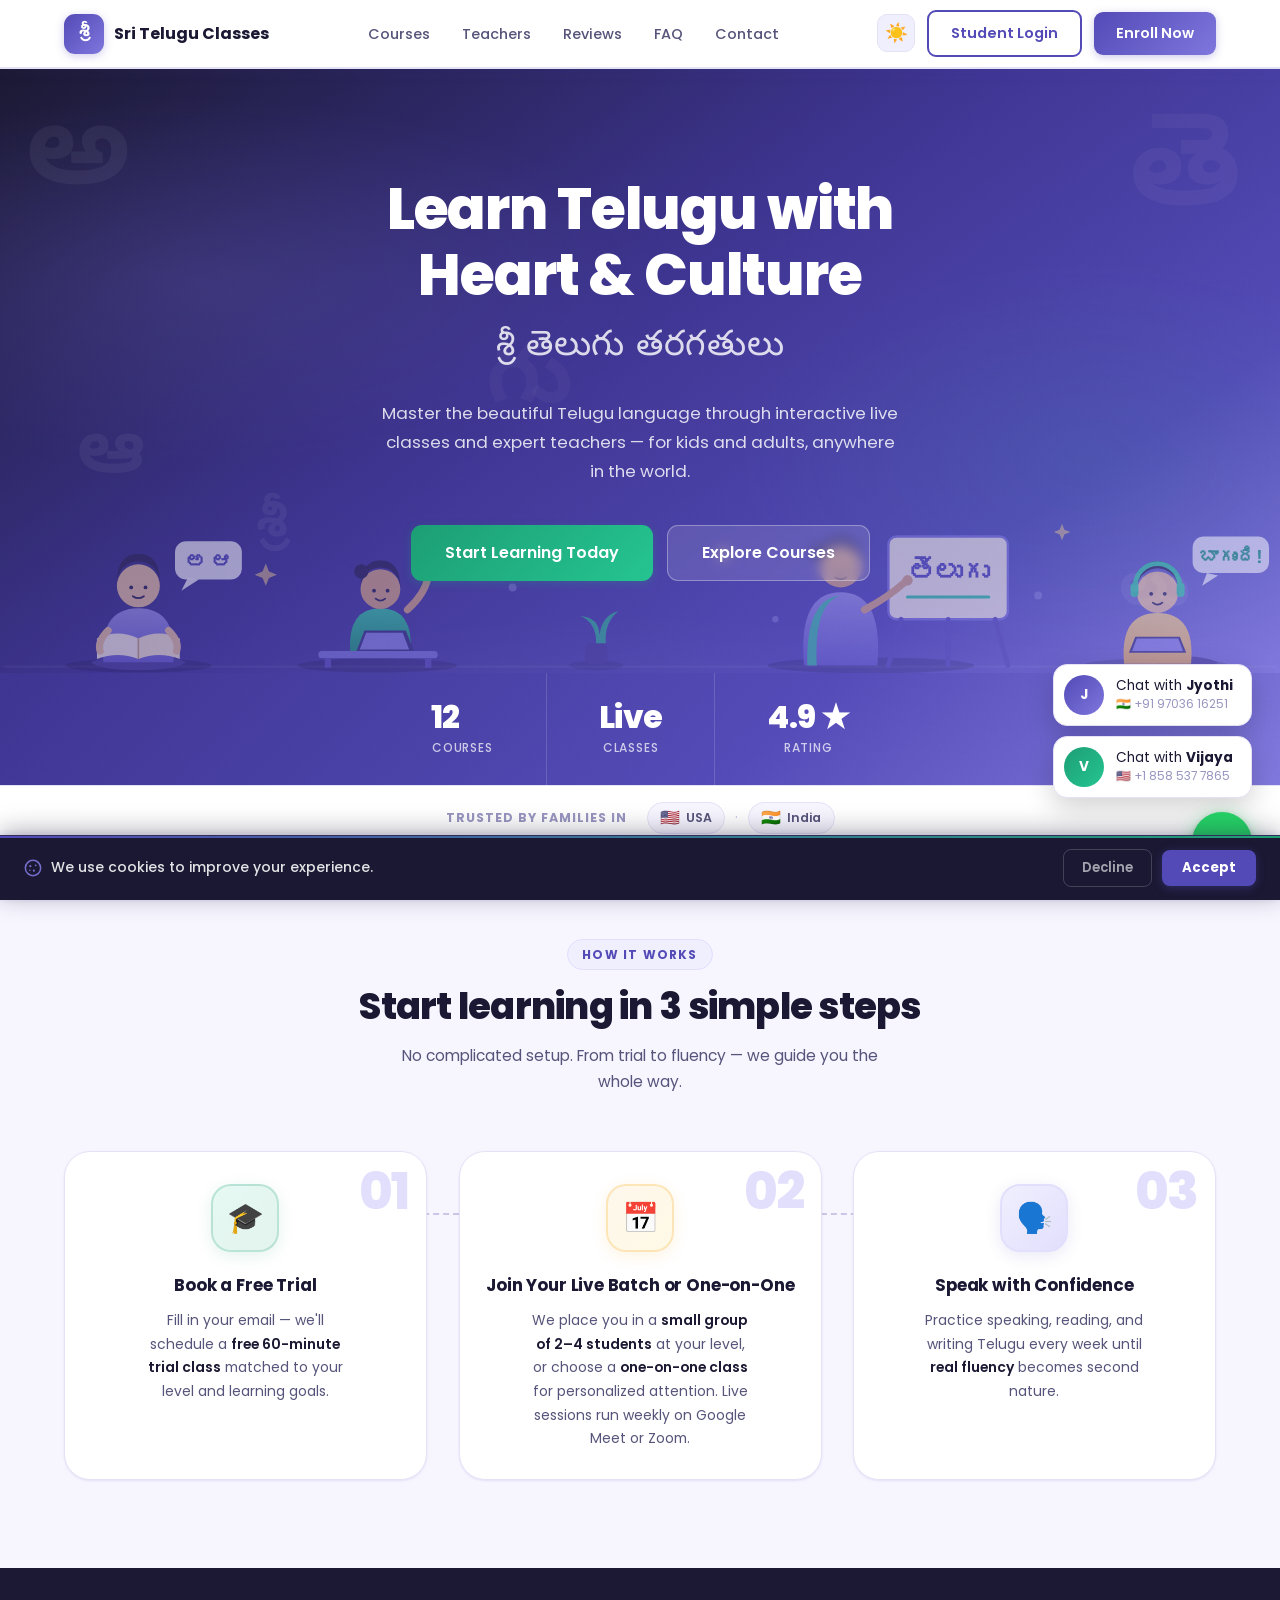
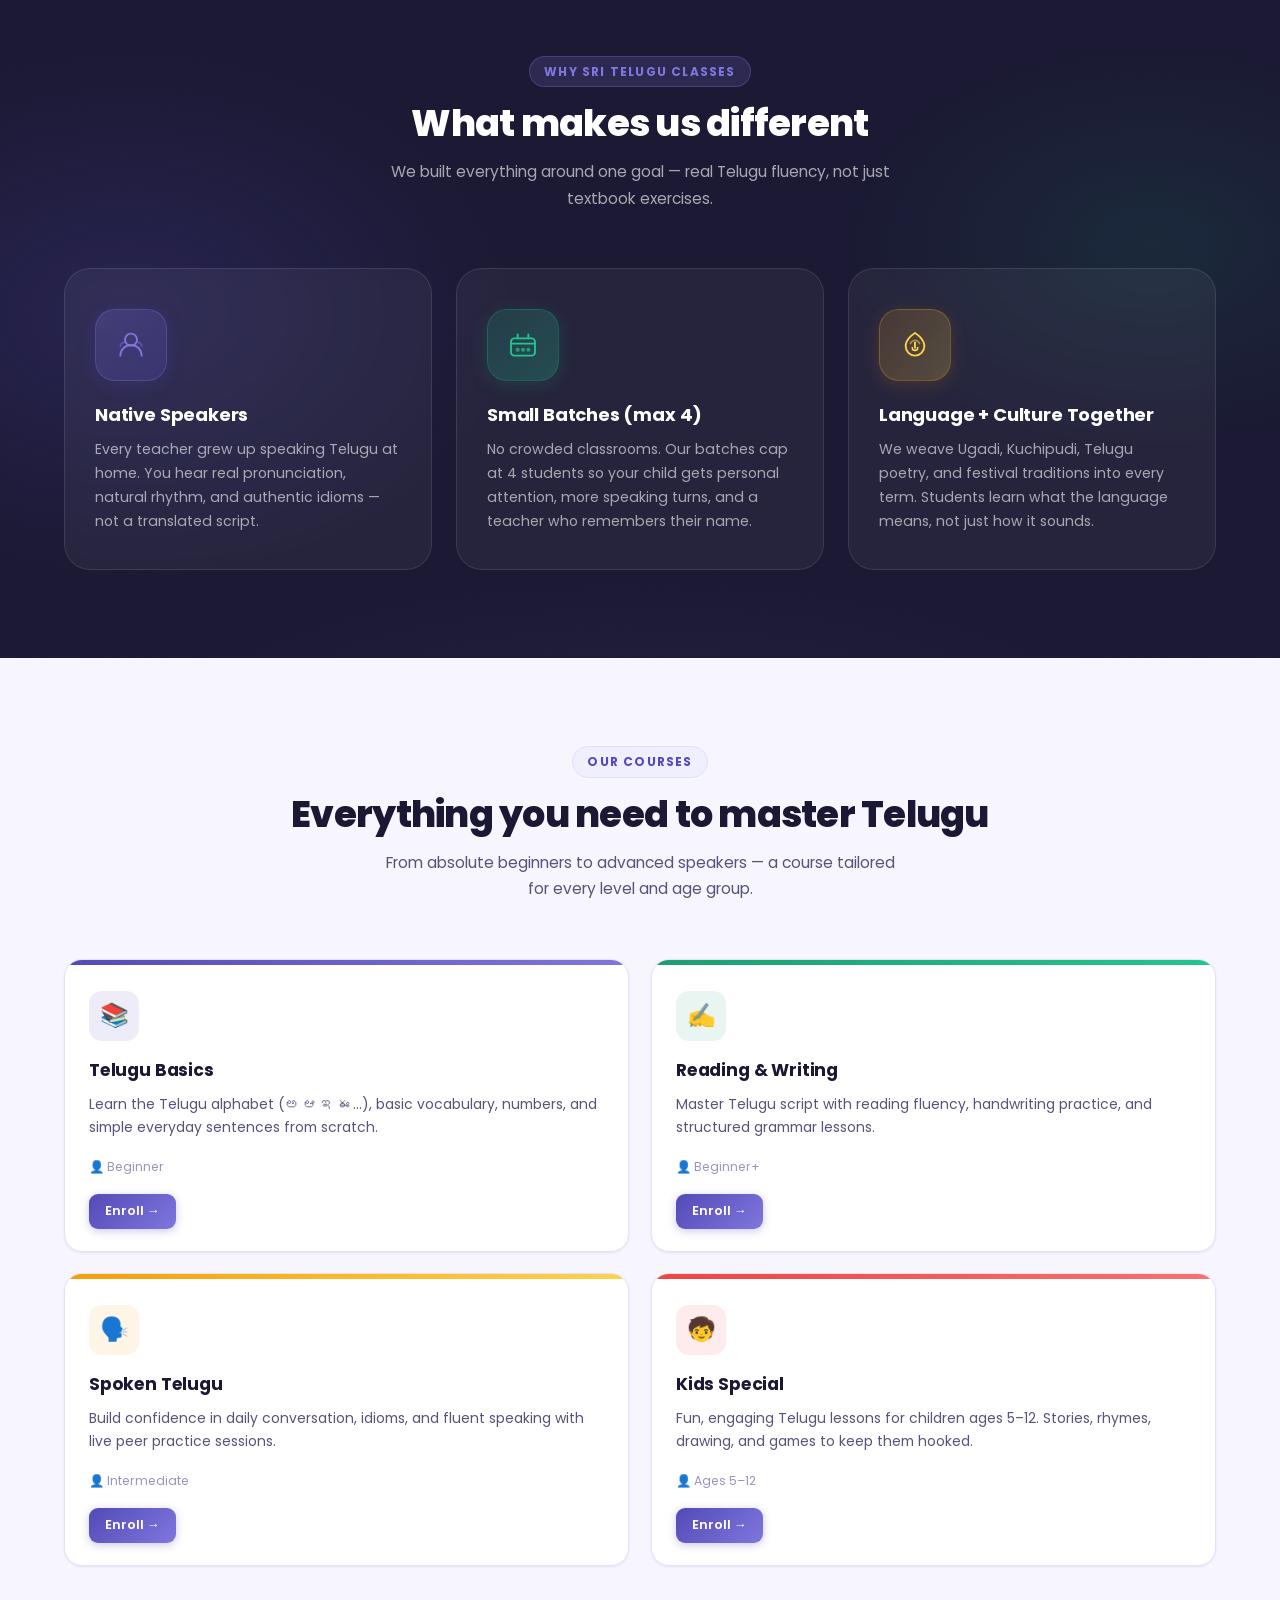
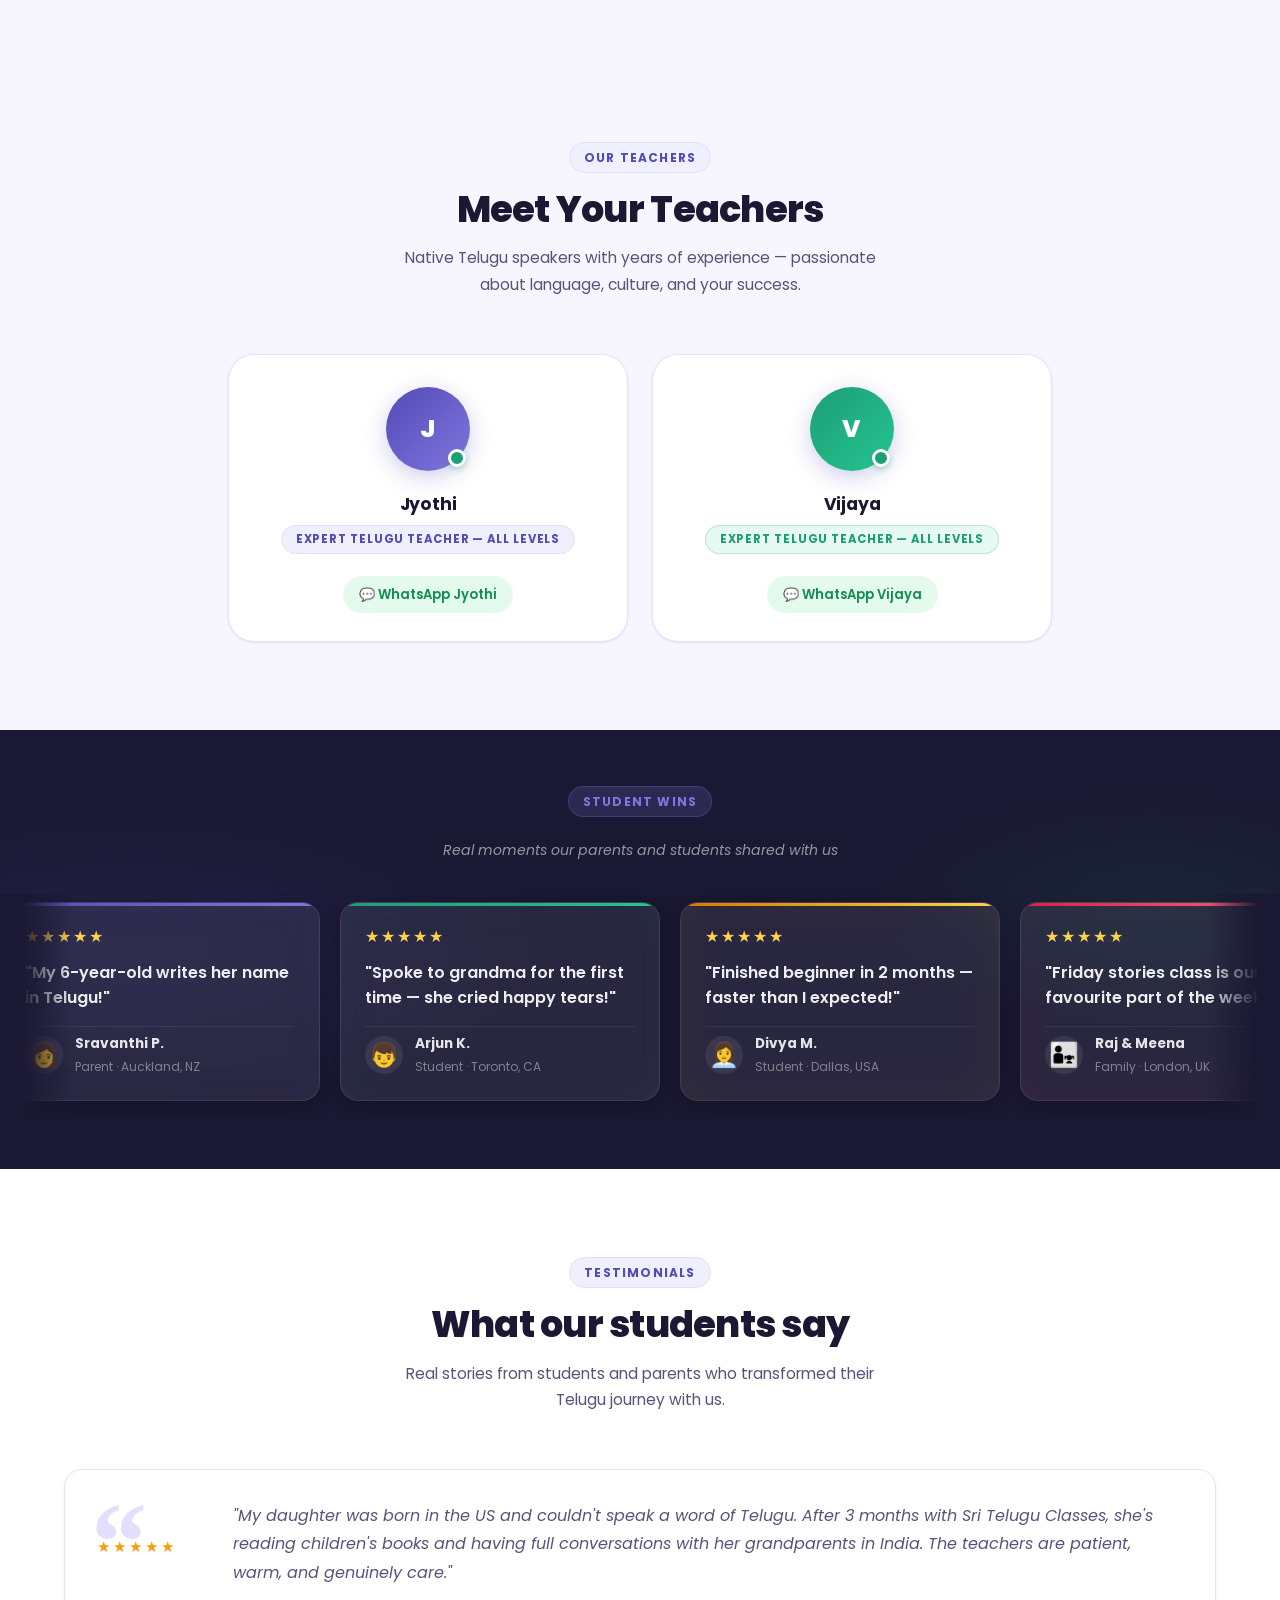
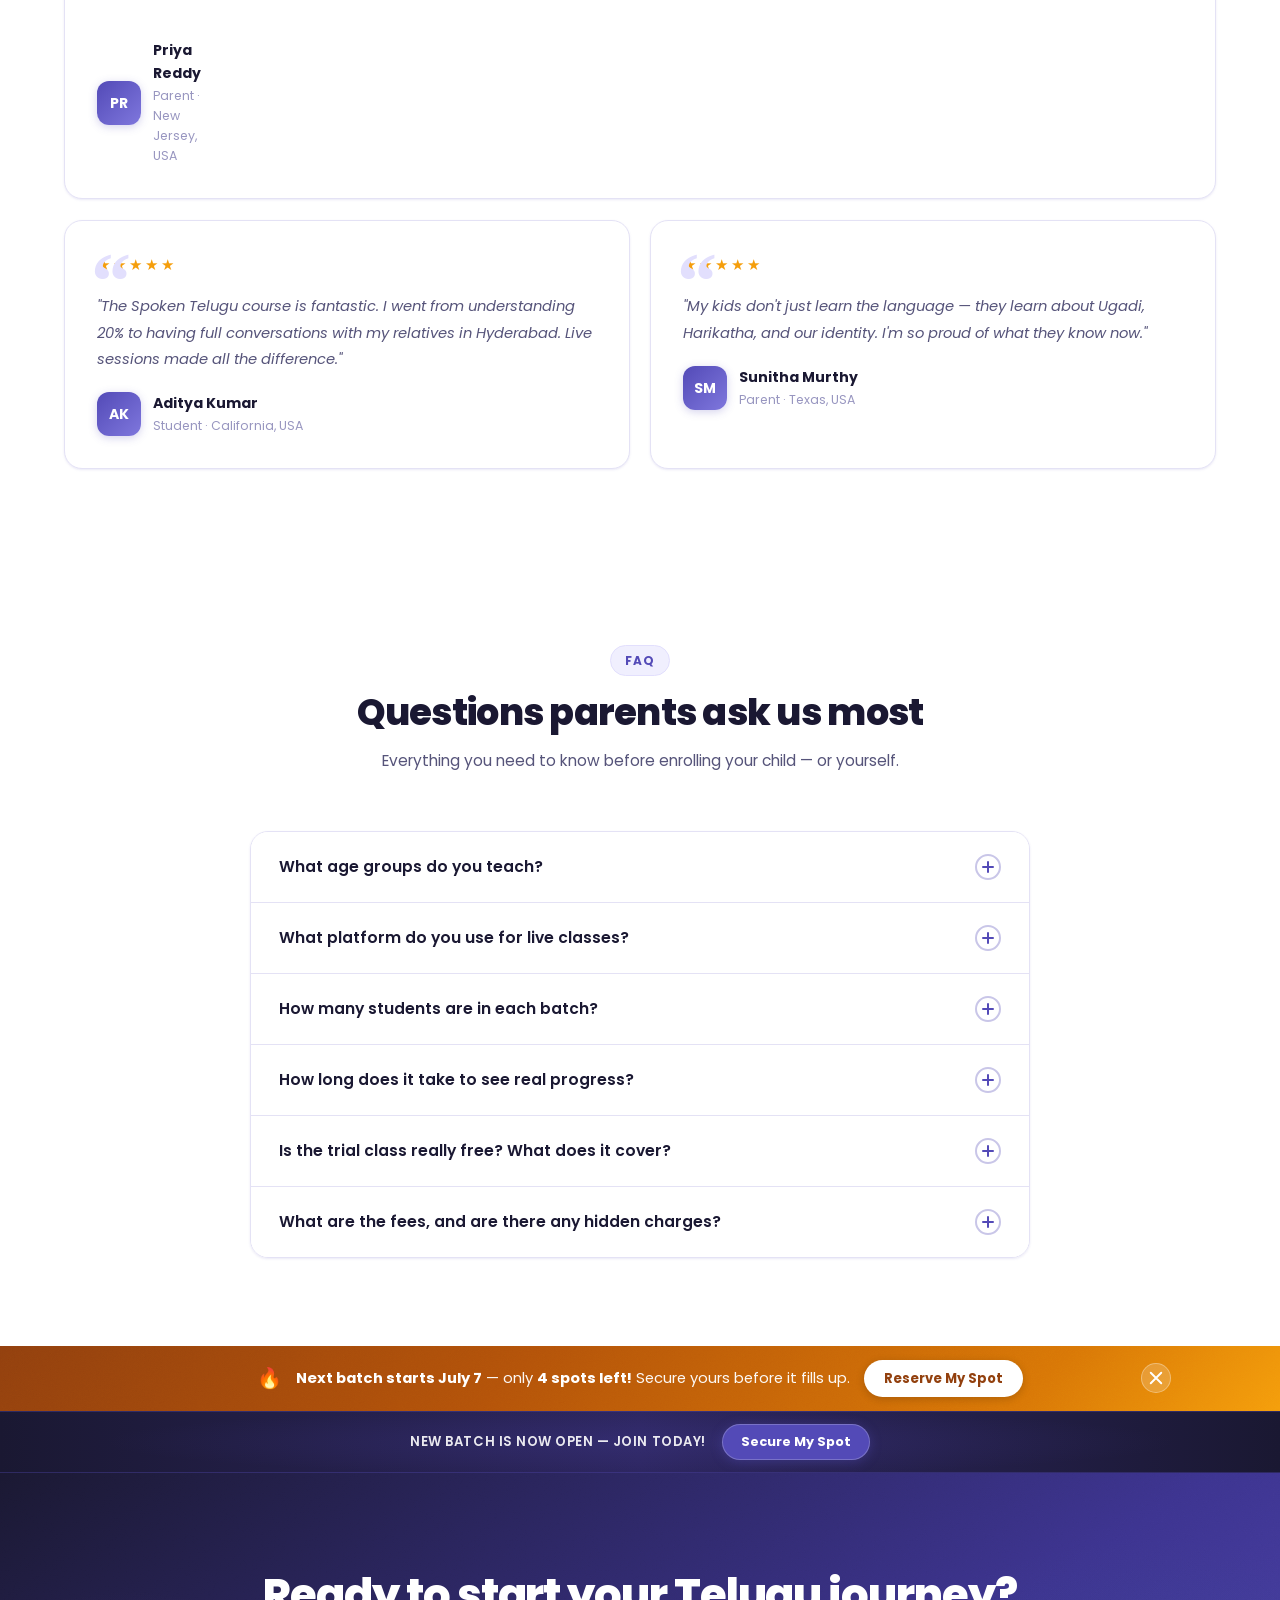
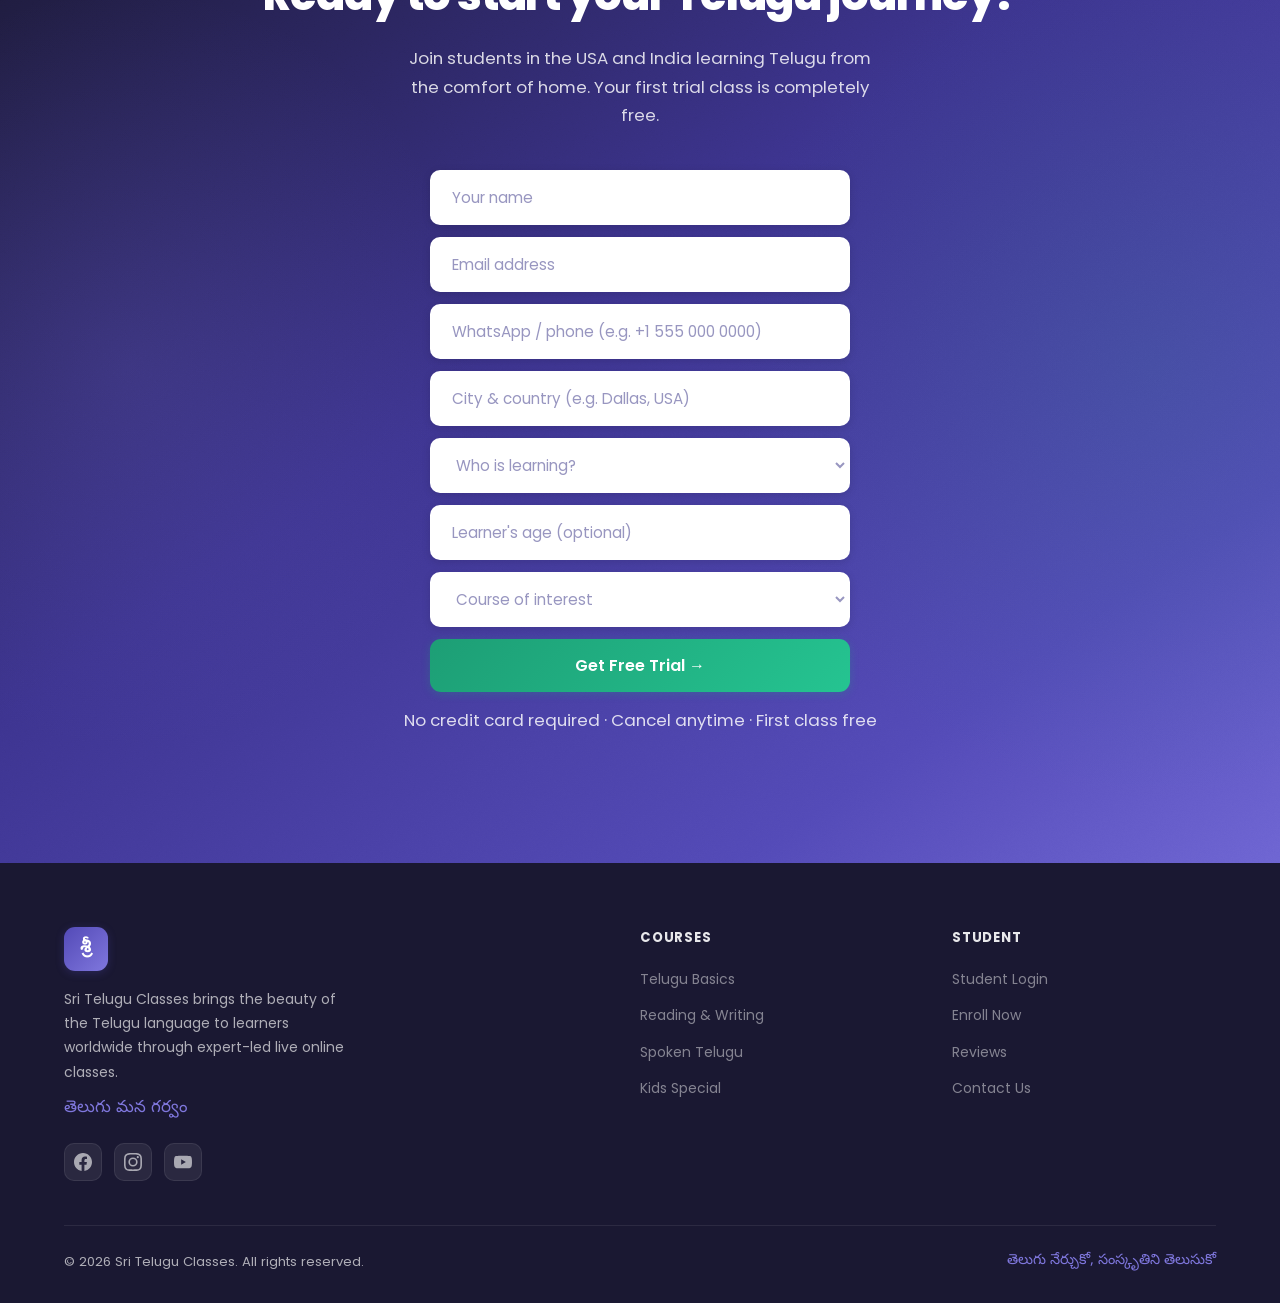
<file: index.html>
<!DOCTYPE html>
<html lang="en">
<head>
  <meta charset="UTF-8">
  <meta name="viewport" content="width=device-width, initial-scale=1.0">
  <title>Sri Telugu Classes — Learn Telugu Online | Live Classes for Kids &amp; Adults</title>

  <!-- ── Primary SEO ── -->
  <meta name="description" content="Sri Telugu Classes — online Telugu language school for kids and adults worldwide. Live small-group classes, native-speaker teachers, cultural immersion. Free trial class available. Serving families in the USA and India.">
  <meta name="keywords" content="learn Telugu online, Telugu classes for kids, Telugu language school, online Telugu lessons, Telugu for beginners, Telugu reading writing, Sri Telugu Classes">
  <meta name="author" content="Sri Telugu Classes">
  <meta name="robots" content="index, follow">

  <!-- ── Canonical ── -->
  <link rel="canonical" href="https://sriteluguonlineclasses.github.io/sri-telugu-classes/">

  <!-- ── Open Graph ── -->
  <meta property="og:type"        content="website">
  <meta property="og:url"         content="https://sriteluguonlineclasses.github.io/sri-telugu-classes/">
  <meta property="og:title"       content="Sri Telugu Classes — Learn Telugu Online">
  <meta property="og:description" content="Live Telugu classes for kids and adults worldwide. Native-speaker teachers, small batches of 2–4 students, cultural immersion. Start with a free trial class today.">
  <meta property="og:image"       content="https://sriteluguonlineclasses.github.io/sri-telugu-classes/og-image.png">
  <meta property="og:image:width"  content="1200">
  <meta property="og:image:height" content="630">
  <meta property="og:image:alt"   content="Sri Telugu Classes — Learn Telugu Online with native-speaker teachers">
  <meta property="og:site_name"   content="Sri Telugu Classes">
  <meta property="og:locale"      content="en_US">

  <!-- ── Twitter / X Card ── -->
  <meta name="twitter:card"        content="summary_large_image">
  <meta name="twitter:title"       content="Sri Telugu Classes — Learn Telugu Online">
  <meta name="twitter:description" content="Live Telugu classes for kids and adults worldwide. Native-speaker teachers, small batches, cultural immersion. Free trial class available.">
  <meta name="twitter:image"       content="https://sriteluguonlineclasses.github.io/sri-telugu-classes/og-image.png">
  <meta name="twitter:image:alt"   content="Sri Telugu Classes — Learn Telugu Online with native-speaker teachers">

  <!-- ── JSON-LD Structured Data — EducationalOrganization ── -->
  <script type="application/ld+json">
  {
    "@context": "https://schema.org",
    "@type": "EducationalOrganization",
    "@id": "https://sriteluguonlineclasses.github.io/sri-telugu-classes/#organization",
    "name": "Sri Telugu Classes",
    "alternateName": "శ్రీ తెలుగు తరగతులు",
    "url": "https://sriteluguonlineclasses.github.io/sri-telugu-classes/",
    "logo": "https://sriteluguonlineclasses.github.io/sri-telugu-classes/og-image.png",
    "description": "Online Telugu language school offering live small-group classes for kids and adults worldwide. Native-speaker teachers, cultural immersion, and structured curriculum from beginner to advanced.",
    "email": "sriteluguonlineclasses@gmail.com",
    "sameAs": [
      "https://www.facebook.com/sriteluguclasses",
      "https://www.instagram.com/sriteluguclasses",
      "https://www.youtube.com/@sriteluguclasses"
    ],
    "foundingDate": "2020",
    "numberOfEmployees": {
      "@type": "QuantitativeValue",
      "value": "5"
    },
    "areaServed": ["United States", "India"],
    "knowsLanguage": ["te", "en"],
    "hasOfferCatalog": {
      "@type": "OfferCatalog",
      "name": "Telugu Language Courses",
      "itemListElement": [
        {
          "@type": "Offer",
          "itemOffered": {
            "@type": "Course",
            "name": "Telugu Basics",
            "description": "Learn the Telugu alphabet, basic vocabulary, numbers, and simple sentences from scratch.",
            "educationalLevel": "Beginner",
            "inLanguage": "te"
          }
        },
        {
          "@type": "Offer",
          "itemOffered": {
            "@type": "Course",
            "name": "Reading & Writing",
            "description": "Master Telugu script with reading fluency, handwriting practice, and structured grammar.",
            "educationalLevel": "Beginner+",
            "inLanguage": "te"
          }
        },
        {
          "@type": "Offer",
          "itemOffered": {
            "@type": "Course",
            "name": "Conversational Telugu",
            "description": "Speak Telugu naturally using everyday phrases, short dialogues, and role-play scenarios.",
            "educationalLevel": "Intermediate",
            "inLanguage": "te"
          }
        },
        {
          "@type": "Offer",
          "itemOffered": {
            "@type": "Course",
            "name": "Kids Telugu (Ages 5–12)",
            "description": "Fun, play-based Telugu lessons designed for young learners with stories, songs, and games.",
            "educationalLevel": "Beginner",
            "inLanguage": "te",
            "audience": { "@type": "EducationalAudience", "educationalRole": "student", "audienceType": "children" }
          }
        }
      ]
    }
  }
  </script>

  <!-- ── Dark Mode: apply theme before render to prevent flash ── -->
  <script>
    (function(){
      try {
        var t = localStorage.getItem('stc-theme');
        if (t === 'dark') document.documentElement.setAttribute('data-theme','dark');
      } catch(e){}
    })();
  </script>

  <link rel="icon" type="image/svg+xml" href="favicon.svg">
  <link rel="icon" type="image/png" sizes="32x32" href="favicon-32.png">
  <link rel="apple-touch-icon" href="apple-touch-icon.png">

  <!-- ── PWA ── -->
  <link rel="manifest" href="manifest.webmanifest">
  <meta name="theme-color" content="#534AB7">
  <meta name="mobile-web-app-capable" content="yes">
  <meta name="apple-mobile-web-app-capable" content="yes">
  <meta name="apple-mobile-web-app-status-bar-style" content="black-translucent">
  <meta name="apple-mobile-web-app-title" content="Telugu Classes">

  <link rel="preconnect" href="https://fonts.googleapis.com">
  <link rel="preconnect" href="https://fonts.gstatic.com" crossorigin>
  <link href="https://fonts.googleapis.com/css2?family=Poppins:wght@300;400;500;600;700;800&family=Noto+Sans+Telugu:wght@400;600;700&display=swap" rel="stylesheet">
  <link rel="stylesheet" href="styles.css">
</head>
<body>

<a href="#main" class="skip-link">Skip to content</a>

<!-- ════════ SCROLL PROGRESS BAR ════════ -->
<div id="scrollProgressBar" class="scroll-progress-bar" role="progressbar" aria-hidden="true" aria-valuemin="0" aria-valuemax="100" aria-valuenow="0"></div>

<!-- ════════ NAVBAR ════════ -->
<nav class="navbar" id="navbar" role="navigation" aria-label="Main navigation">
  <a href="index.html" class="logo">
    <div class="logo-icon telugu">శ్రీ</div>
    <div>Sri Telugu Classes</div>
  </a>

  <ul class="nav-links" id="navLinks">
    <li><a href="#courses">Courses</a></li>
    <li><a href="#teachers">Teachers</a></li>
    <li><a href="#testimonials">Reviews</a></li>
    <li><a href="#faq">FAQ</a></li>
    <li><a href="#enroll">Contact</a></li>
  </ul>

  <div class="nav-actions">
    <button class="dark-toggle" id="darkToggle" aria-label="Toggle dark mode" title="Toggle dark mode">
      <span class="icon-sun" aria-hidden="true">☀️</span>
      <span class="icon-moon" aria-hidden="true">🌙</span>
    </button>
    <a href="login.html" class="btn btn-outline">Student Login</a>
    <a href="#enroll" class="btn btn-primary">Enroll Now</a>
    <button class="hamburger" id="hamburger" aria-label="Open menu" aria-expanded="false">
      <span></span><span></span><span></span>
    </button>
  </div>
</nav>

<!-- ════════ HERO ════════ -->
<section class="hero" id="main">

  <!-- Floating Telugu background characters -->
  <div class="hero-bg-chars" aria-hidden="true">
    <span class="hero-char telugu">అ</span>
    <span class="hero-char telugu">ఆ</span>
    <span class="hero-char telugu">తె</span>
    <span class="hero-char telugu">లు</span>
    <span class="hero-char telugu">గు</span>
    <span class="hero-char telugu">శ్రీ</span>
  </div>

  <!-- Comic scene: kids learning Telugu -->
  <div class="hero-scene" aria-hidden="true">
    <img src="hero-scene.svg" alt="" loading="eager" decoding="async">
  </div>

  <div class="hero-content">
    <h1>Learn <span class="hero-bilingual" aria-label="Telugu"><span class="hero-bilingual-en" aria-hidden="true">Telugu</span><span class="hero-bilingual-te telugu" aria-hidden="true">తెలుగు</span></span> with<br>Heart &amp; Culture</h1>
    <span class="hero-telugu telugu">శ్రీ తెలుగు తరగతులు</span>
    <p>Master the beautiful Telugu language through interactive live classes and expert teachers — for kids and adults, anywhere in the world.</p>
    <div class="hero-actions">
      <a href="#enroll" class="btn btn-accent btn-lg">Start Learning Today</a>
      <a href="#courses" class="btn btn-ghost btn-lg">Explore Courses</a>
    </div>
  </div>
</section>

<!-- ════════ STATS BAR ════════ -->
<div class="stats-bar" role="region" aria-label="Key stats">
  <div class="stat-item">
    <span class="stat-number" data-countup="12" data-suffix="">12</span>
    <span class="stat-label">Courses</span>
  </div>
  <div class="stat-item">
    <span class="stat-number">Live</span>
    <span class="stat-label">Classes</span>
  </div>
  <div class="stat-item">
    <span class="stat-number" data-countup="4.9" data-suffix=" ★" data-decimals="1">4.9 ★</span>
    <span class="stat-label">Rating</span>
  </div>
</div>

<!-- ════════ COUNTRIES STRIP ════════ -->
<div class="countries-strip" aria-label="Countries we serve">
  <div class="countries-strip-inner">
    <span class="countries-label">Trusted by families in</span>
    <div class="countries-list" aria-hidden="true">
      <span class="country-item"><span class="country-flag">🇺🇸</span><span class="country-name">USA</span></span>
      <span class="country-divider" aria-hidden="true">·</span>
      <span class="country-item"><span class="country-flag">🇮🇳</span><span class="country-name">India</span></span>
    </div>
  </div>
</div>

<!-- ════════ HOW IT WORKS ════════ -->
<section class="how-it-works" aria-labelledby="hiw-title">
  <div class="hiw-inner">
    <div class="section-header">
      <div class="section-tag">How It Works</div>
      <h2 class="section-title" id="hiw-title">Start learning in 3 simple steps</h2>
      <p class="section-subtitle">No complicated setup. From trial to fluency — we guide you the whole way.</p>
    </div>

    <div class="hiw-steps">

      <!-- connecting dashed line (decorative, hidden on mobile) -->
      <div class="hiw-connector" aria-hidden="true"></div>

      <div class="hiw-step reveal" data-reveal-delay="1">
        <div class="hiw-step-number" aria-hidden="true">01</div>
        <div class="hiw-step-icon">🎓</div>
        <h3 class="hiw-step-title">Book a Free Trial</h3>
        <p class="hiw-step-desc">Fill in your email — we'll schedule a <strong>free 60-minute trial class</strong> matched to your level and learning goals.</p>
      </div>

      <div class="hiw-step reveal" data-reveal-delay="2">
        <div class="hiw-step-number" aria-hidden="true">02</div>
        <div class="hiw-step-icon">📅</div>
        <h3 class="hiw-step-title">Join Your Live Batch or One-on-One</h3>
        <p class="hiw-step-desc">We place you in a <strong>small group of 2–4 students</strong> at your level, or choose a <strong>one-on-one class</strong> for personalized attention. Live sessions run weekly on Google Meet or Zoom.</p>
      </div>

      <div class="hiw-step reveal" data-reveal-delay="3">
        <div class="hiw-step-number" aria-hidden="true">03</div>
        <div class="hiw-step-icon">🗣️</div>
        <h3 class="hiw-step-title">Speak with Confidence</h3>
        <p class="hiw-step-desc">Practice speaking, reading, and writing Telugu every week until <strong>real fluency</strong> becomes second nature.</p>
      </div>

    </div>
  </div>
</section>

<!-- ════════ WHY CHOOSE US ════════ -->
<section class="section why-section" id="why" aria-labelledby="why-title">
  <div class="why-inner">
    <div class="section-header">
      <div class="section-tag">Why Sri Telugu Classes</div>
      <h2 class="section-title" id="why-title">What makes us different</h2>
      <p class="section-subtitle">We built everything around one goal — real Telugu fluency, not just textbook exercises.</p>
    </div>

    <div class="why-grid">

      <div class="why-card reveal" data-reveal-delay="1">
        <div class="why-card-icon">
          <svg viewBox="0 0 48 48" fill="none" xmlns="http://www.w3.org/2000/svg" aria-hidden="true" width="32" height="32">
            <circle cx="24" cy="16" r="9" stroke="currentColor" stroke-width="2.8" stroke-linecap="round"/>
            <path d="M8 40c0-8.837 7.163-16 16-16s16 7.163 16 16" stroke="currentColor" stroke-width="2.8" stroke-linecap="round"/>
            <path d="M34 20c3.314 0 6 2.686 6 6" stroke="currentColor" stroke-width="2.5" stroke-linecap="round" opacity=".5"/>
            <path d="M14 20c-3.314 0-6 2.686-6 6" stroke="currentColor" stroke-width="2.5" stroke-linecap="round" opacity=".5"/>
          </svg>
        </div>
        <div class="why-card-body">
          <h3 class="why-card-title">Native Speakers</h3>
          <p class="why-card-desc">Every teacher grew up speaking Telugu at home. You hear real pronunciation, natural rhythm, and authentic idioms — not a translated script.</p>
        </div>
        <div class="why-card-accent" aria-hidden="true"></div>
      </div>

      <div class="why-card reveal" data-reveal-delay="2">
        <div class="why-card-icon why-card-icon--accent">
          <svg viewBox="0 0 48 48" fill="none" xmlns="http://www.w3.org/2000/svg" aria-hidden="true" width="32" height="32">
            <rect x="6" y="14" width="36" height="26" rx="5" stroke="currentColor" stroke-width="2.8"/>
            <path d="M6 22h36" stroke="currentColor" stroke-width="2.5" stroke-linecap="round"/>
            <circle cx="16" cy="31" r="3" fill="currentColor" opacity=".7"/>
            <circle cx="24" cy="31" r="3" fill="currentColor" opacity=".7"/>
            <circle cx="32" cy="31" r="3" fill="currentColor" opacity=".7"/>
            <path d="M16 8v6M32 8v6" stroke="currentColor" stroke-width="2.8" stroke-linecap="round"/>
          </svg>
        </div>
        <div class="why-card-body">
          <h3 class="why-card-title">Small Batches (max 4)</h3>
          <p class="why-card-desc">No crowded classrooms. Our batches cap at 4 students so your child gets personal attention, more speaking turns, and a teacher who remembers their name.</p>
        </div>
        <div class="why-card-accent why-card-accent--accent" aria-hidden="true"></div>
      </div>

      <div class="why-card reveal" data-reveal-delay="3">
        <div class="why-card-icon why-card-icon--gold">
          <svg viewBox="0 0 48 48" fill="none" xmlns="http://www.w3.org/2000/svg" aria-hidden="true" width="32" height="32">
            <path d="M24 6C24 6 10 14 10 26a14 14 0 0 0 28 0C38 14 24 6 24 6Z" stroke="currentColor" stroke-width="2.8" stroke-linejoin="round"/>
            <path d="M24 20v8" stroke="currentColor" stroke-width="2.8" stroke-linecap="round"/>
            <path d="M20 28c0 2.21 1.79 4 4 4s4-1.79 4-4" stroke="currentColor" stroke-width="2.5" stroke-linecap="round"/>
            <path d="M17 22c1.5-3 4-5 7-5s5.5 2 7 5" stroke="currentColor" stroke-width="2.2" stroke-linecap="round" opacity=".55"/>
          </svg>
        </div>
        <div class="why-card-body">
          <h3 class="why-card-title">Language + Culture Together</h3>
          <p class="why-card-desc">We weave Ugadi, Kuchipudi, Telugu poetry, and festival traditions into every term. Students learn what the language means, not just how it sounds.</p>
        </div>
        <div class="why-card-accent why-card-accent--gold" aria-hidden="true"></div>
      </div>

    </div>
  </div>
</section>

<!-- ════════ COURSES ════════ -->
<section class="section" id="courses" aria-labelledby="courses-title">
  <div class="section-header">
    <div class="section-tag">Our Courses</div>
    <h2 class="section-title" id="courses-title">Everything you need to master Telugu</h2>
    <p class="section-subtitle">From absolute beginners to advanced speakers — a course tailored for every level and age group.</p>
  </div>

  <div class="courses-grid">

    <div class="course-card reveal" data-reveal-delay="1">
      <div class="course-card-bar"></div>
      <div class="course-card-body">
        <div class="course-icon" style="background:rgba(83,74,183,.1);">📚</div>
        <h3>Telugu Basics</h3>
        <p>Learn the Telugu alphabet (అ ఆ ఇ ఈ…), basic vocabulary, numbers, and simple everyday sentences from scratch.</p>
        <div class="course-meta">
          <span>👤 Beginner</span>
        </div>
        <a href="#enroll" class="btn btn-primary btn-sm">Enroll →</a>
      </div>
    </div>

    <div class="course-card reveal" data-reveal-delay="2">
      <div class="course-card-bar"></div>
      <div class="course-card-body">
        <div class="course-icon" style="background:rgba(29,158,117,.1);">✍️</div>
        <h3>Reading &amp; Writing</h3>
        <p>Master Telugu script with reading fluency, handwriting practice, and structured grammar lessons.</p>
        <div class="course-meta">
          <span>👤 Beginner+</span>
        </div>
        <a href="#enroll" class="btn btn-primary btn-sm">Enroll →</a>
      </div>
    </div>

    <div class="course-card reveal" data-reveal-delay="3">
      <div class="course-card-bar"></div>
      <div class="course-card-body">
        <div class="course-icon" style="background:rgba(245,158,11,.1);">🗣️</div>
        <h3>Spoken Telugu</h3>
        <p>Build confidence in daily conversation, idioms, and fluent speaking with live peer practice sessions.</p>
        <div class="course-meta">
          <span>👤 Intermediate</span>
        </div>
        <a href="#enroll" class="btn btn-primary btn-sm">Enroll →</a>
      </div>
    </div>

    <div class="course-card reveal" data-reveal-delay="4">
      <div class="course-card-bar"></div>
      <div class="course-card-body">
        <div class="course-icon" style="background:rgba(239,68,68,.1);">🧒</div>
        <h3>Kids Special</h3>
        <p>Fun, engaging Telugu lessons for children ages 5–12. Stories, rhymes, drawing, and games to keep them hooked.</p>
        <div class="course-meta">
          <span>👤 Ages 5–12</span>
        </div>
        <a href="#enroll" class="btn btn-primary btn-sm">Enroll →</a>
      </div>
    </div>

  </div>
</section>

<!-- ════════ TEACHERS ════════ -->
<section class="section teachers-section" id="teachers" aria-labelledby="teachers-title">
  <div class="section-header">
    <div class="section-tag">Our Teachers</div>
    <h2 class="section-title" id="teachers-title">Meet Your Teachers</h2>
    <p class="section-subtitle">Native Telugu speakers with years of experience — passionate about language, culture, and your success.</p>
  </div>

  <div class="teachers-grid">

    <div class="teacher-card reveal" data-reveal-delay="1">
      <div class="teacher-avatar-wrap">
        <div class="teacher-avatar" style="background: linear-gradient(135deg, #534AB7, #7F77DD);">J</div>
        <div class="teacher-status" aria-label="Currently accepting students"></div>
      </div>
      <div class="teacher-body">
        <h3 class="teacher-name">Jyothi</h3>
        <span class="teacher-badge teacher-badge--primary">Expert Telugu Teacher — All Levels</span>
        <a href="https://wa.me/919703616251" target="_blank" rel="noopener noreferrer" class="teacher-wa">💬 WhatsApp Jyothi</a>
      </div>
    </div>

    <div class="teacher-card reveal" data-reveal-delay="2">
      <div class="teacher-avatar-wrap">
        <div class="teacher-avatar" style="background: linear-gradient(135deg, #1D9E75, #25C491);">V</div>
        <div class="teacher-status" aria-label="Currently accepting students"></div>
      </div>
      <div class="teacher-body">
        <h3 class="teacher-name">Vijaya</h3>
        <span class="teacher-badge teacher-badge--accent">Expert Telugu Teacher — All Levels</span>
        <a href="https://wa.me/18585377865" target="_blank" rel="noopener noreferrer" class="teacher-wa">💬 WhatsApp Vijaya</a>
      </div>
    </div>

  </div>
</section>

<!-- ════════ STUDENT WINS MINI-STRIP ════════ -->
<section class="wins-strip-section" aria-labelledby="wins-strip-title">
  <div class="wins-strip-inner">
    <div class="wins-strip-header">
      <span class="section-tag">Student Wins</span>
      <p class="wins-strip-subtitle">Real moments our parents and students shared with us</p>
    </div>
    <div class="wins-track-wrap" role="region" aria-label="Student win quotes — scroll horizontally">
      <div class="wins-track">

        <article class="win-card win-card--purple">
          <div class="win-stars" aria-label="5 out of 5 stars">★★★★★</div>
          <blockquote class="win-quote">"My 6-year-old writes her name in Telugu!"</blockquote>
          <div class="win-meta">
            <span class="win-avatar" aria-hidden="true">👩</span>
            <div>
              <div class="win-name">Sravanthi P.</div>
              <div class="win-location">Parent · Auckland, NZ</div>
            </div>
          </div>
        </article>

        <article class="win-card win-card--green">
          <div class="win-stars" aria-label="5 out of 5 stars">★★★★★</div>
          <blockquote class="win-quote">"Spoke to grandma for the first time — she cried happy tears!"</blockquote>
          <div class="win-meta">
            <span class="win-avatar" aria-hidden="true">👦</span>
            <div>
              <div class="win-name">Arjun K.</div>
              <div class="win-location">Student · Toronto, CA</div>
            </div>
          </div>
        </article>

        <article class="win-card win-card--gold">
          <div class="win-stars" aria-label="5 out of 5 stars">★★★★★</div>
          <blockquote class="win-quote">"Finished beginner in 2 months — faster than I expected!"</blockquote>
          <div class="win-meta">
            <span class="win-avatar" aria-hidden="true">👩‍💼</span>
            <div>
              <div class="win-name">Divya M.</div>
              <div class="win-location">Student · Dallas, USA</div>
            </div>
          </div>
        </article>

        <article class="win-card win-card--rose">
          <div class="win-stars" aria-label="5 out of 5 stars">★★★★★</div>
          <blockquote class="win-quote">"Friday stories class is our favourite part of the week!"</blockquote>
          <div class="win-meta">
            <span class="win-avatar" aria-hidden="true">👨‍👧</span>
            <div>
              <div class="win-name">Raj &amp; Meena</div>
              <div class="win-location">Family · London, UK</div>
            </div>
          </div>
        </article>

      </div>
    </div>
    <!-- Scroll hint on mobile -->
    <p class="wins-scroll-hint" aria-hidden="true">Swipe to see more →</p>
  </div>
</section>

<!-- ════════ TESTIMONIALS ════════ -->
<section class="section section-alt" id="testimonials" aria-labelledby="testimonials-title">
  <div style="max-width:1180px; margin:0 auto;">
  <div class="section-header">
    <div class="section-tag">Testimonials</div>
    <h2 class="section-title" id="testimonials-title">What our students say</h2>
    <p class="section-subtitle">Real stories from students and parents who transformed their Telugu journey with us.</p>
  </div>

  <div class="testimonials-grid">

    <div class="testimonial-card reveal" data-reveal-delay="1">
      <div class="stars">★★★★★</div>
      <p class="testimonial-text">"My daughter was born in the US and couldn't speak a word of Telugu. After 3 months with Sri Telugu Classes, she's reading children's books and having full conversations with her grandparents in India. The teachers are patient, warm, and genuinely care."</p>
      <div class="testimonial-author">
        <div class="author-avatar">PR</div>
        <div>
          <div class="author-name">Priya Reddy</div>
          <div class="author-role">Parent · New Jersey, USA</div>
        </div>
      </div>
    </div>

    <div class="testimonial-card reveal" data-reveal-delay="2">
      <div class="stars">★★★★★</div>
      <p class="testimonial-text">"The Spoken Telugu course is fantastic. I went from understanding 20% to having full conversations with my relatives in Hyderabad. Live sessions made all the difference."</p>
      <div class="testimonial-author">
        <div class="author-avatar">AK</div>
        <div>
          <div class="author-name">Aditya Kumar</div>
          <div class="author-role">Student · California, USA</div>
        </div>
      </div>
    </div>

    <div class="testimonial-card reveal" data-reveal-delay="3">
      <div class="stars">★★★★★</div>
      <p class="testimonial-text">"My kids don't just learn the language — they learn about Ugadi, Harikatha, and our identity. I'm so proud of what they know now."</p>
      <div class="testimonial-author">
        <div class="author-avatar">SM</div>
        <div>
          <div class="author-name">Sunitha Murthy</div>
          <div class="author-role">Parent · Texas, USA</div>
        </div>
      </div>
    </div>

  </div>
  </div>
</section>

<!-- ════════ FAQ ACCORDION ════════ -->
<section class="section section-alt" id="faq" aria-labelledby="faq-title">
  <div style="max-width:780px; margin:0 auto;">
    <div class="section-header">
      <div class="section-tag">FAQ</div>
      <h2 class="section-title" id="faq-title">Questions parents ask us most</h2>
      <p class="section-subtitle">Everything you need to know before enrolling your child — or yourself.</p>
    </div>

    <div class="faq-list" role="list">

      <div class="faq-item reveal" data-reveal-delay="1" role="listitem">
        <button class="faq-question" aria-expanded="false" aria-controls="faq-a1">
          <span>What age groups do you teach?</span>
          <span class="faq-icon" aria-hidden="true"></span>
        </button>
        <div class="faq-answer" id="faq-a1" role="region" hidden>
          <p>We welcome learners of all ages — from children as young as 5 years old up to adults. Our <strong>Kids Special</strong> course is designed for ages 5–12 with stories, rhymes, and games. Teens and adults join our Telugu Basics, Reading &amp; Writing, or Spoken Telugu tracks depending on their current level.</p>
        </div>
      </div>

      <div class="faq-item reveal" data-reveal-delay="2" role="listitem">
        <button class="faq-question" aria-expanded="false" aria-controls="faq-a2">
          <span>What platform do you use for live classes?</span>
          <span class="faq-icon" aria-hidden="true"></span>
        </button>
        <div class="faq-answer" id="faq-a2" role="region" hidden>
          <p>All live classes are conducted via <strong>Google Meet</strong> or <strong>Zoom</strong> — no extra software required. You only need a device with a camera and microphone. A stable internet connection is all it takes to join from anywhere in the world.</p>
        </div>
      </div>

      <div class="faq-item reveal" data-reveal-delay="3" role="listitem">
        <button class="faq-question" aria-expanded="false" aria-controls="faq-a4">
          <span>How many students are in each batch?</span>
          <span class="faq-icon" aria-hidden="true"></span>
        </button>
        <div class="faq-answer" id="faq-a4" role="region" hidden>
          <p>We keep batches <strong>small on purpose</strong> — typically 2 to 4 students per class. Small groups mean your child gets personal attention, more speaking practice, and a genuine relationship with the teacher rather than getting lost in a crowd.</p>
        </div>
      </div>

      <div class="faq-item reveal" data-reveal-delay="5" role="listitem">
        <button class="faq-question" aria-expanded="false" aria-controls="faq-a5">
          <span>How long does it take to see real progress?</span>
          <span class="faq-icon" aria-hidden="true"></span>
        </button>
        <div class="faq-answer" id="faq-a5" role="region" hidden>
          <p>Most students notice a meaningful difference within <strong>4–6 weeks</strong> of consistent attendance. Children typically start reading simple words and short sentences within the first month of Telugu Basics. For conversational fluency in Spoken Telugu, plan for 3–4 months of regular practice.</p>
        </div>
      </div>

      <div class="faq-item reveal" data-reveal-delay="6" role="listitem">
        <button class="faq-question" aria-expanded="false" aria-controls="faq-a6">
          <span>Is the trial class really free? What does it cover?</span>
          <span class="faq-icon" aria-hidden="true"></span>
        </button>
        <div class="faq-answer" id="faq-a6" role="region" hidden>
          <p>Yes — completely free, no credit card needed. During the <strong>60-minute trial class</strong>, the teacher meets your child, assesses their current level, explains the course structure, and runs a mini interactive lesson. You'll know by the end whether it's the right fit.</p>
        </div>
      </div>

      <div class="faq-item reveal" data-reveal-delay="7" role="listitem">
        <button class="faq-question" aria-expanded="false" aria-controls="faq-a7">
          <span>What are the fees, and are there any hidden charges?</span>
          <span class="faq-icon" aria-hidden="true"></span>
        </button>
        <div class="faq-answer" id="faq-a7" role="region" hidden>
          <p>Fees vary by course and are shared transparently after the free trial. There are <strong>no registration fees, no hidden charges</strong>, and no long-term contracts — you pay month to month. We also offer sibling discounts for families enrolling more than one child. Reach out via WhatsApp or email for the latest pricing.</p>
        </div>
      </div>

    </div>
  </div>
</section>

<!-- ════════ BATCH URGENCY BANNER ════════ -->
<div class="urgency-banner" id="urgencyBanner" role="alert" aria-live="polite">
  <div class="urgency-banner-inner">
    <span class="urgency-icon" aria-hidden="true">🔥</span>
    <span class="urgency-text">
      <strong>Next batch starts July 7</strong> — only <strong>4 spots left!</strong> Secure yours before it fills up.
    </span>
    <a href="#enroll" class="urgency-cta">Reserve My Spot</a>
    <button class="urgency-close" id="urgencyClose" aria-label="Dismiss banner">
      <svg viewBox="0 0 16 16" fill="none" xmlns="http://www.w3.org/2000/svg" aria-hidden="true" width="14" height="14">
        <path d="M2 2L14 14M14 2L2 14" stroke="currentColor" stroke-width="2.2" stroke-linecap="round"/>
      </svg>
    </button>
  </div>
</div>

<!-- ════════ BATCH COUNTDOWN STRIP ════════ -->
<div class="batch-countdown" id="batchCountdown" aria-live="polite" aria-label="Next batch countdown">
  <div class="batch-countdown-inner">
    <span class="batch-countdown-label">Next batch starts in</span>
    <div class="batch-countdown-units" id="countdownUnits">
      <div class="batch-cd-unit">
        <span class="batch-cd-num" id="cdDays">--</span>
        <span class="batch-cd-lbl">days</span>
      </div>
      <span class="batch-cd-sep" aria-hidden="true">:</span>
      <div class="batch-cd-unit">
        <span class="batch-cd-num" id="cdHours">--</span>
        <span class="batch-cd-lbl">hours</span>
      </div>
      <span class="batch-cd-sep" aria-hidden="true">:</span>
      <div class="batch-cd-unit">
        <span class="batch-cd-num" id="cdMins">--</span>
        <span class="batch-cd-lbl">mins</span>
      </div>
      <span class="batch-cd-sep" aria-hidden="true">:</span>
      <div class="batch-cd-unit">
        <span class="batch-cd-num" id="cdSecs">--</span>
        <span class="batch-cd-lbl">secs</span>
      </div>
    </div>
    <a href="#enroll" class="batch-countdown-cta">Secure My Spot</a>
  </div>
</div>

<!-- ════════ ENROLLMENT CTA ════════ -->
<section class="enrollment-section" id="enroll" aria-labelledby="enroll-title">
  <div class="enrollment-inner">
    <h2 id="enroll-title">Ready to start your Telugu journey?</h2>
    <p>Join students in the USA and India learning Telugu from the comfort of home. Your first trial class is completely free.</p>
    <form class="enrollment-form" id="enrollForm" novalidate aria-label="Enrollment form">
      <!-- Honeypot — invisible to humans; bots that fill it are silently dropped -->
      <input type="text" id="enrollCompany" name="company" tabindex="-1" autocomplete="off" aria-hidden="true" style="position:absolute;left:-9999px;width:1px;height:1px;opacity:0;">
      <input type="text" id="enrollName" name="name" placeholder="Your name" required autocomplete="name" aria-label="Your name" aria-describedby="nameError">
      <span class="field-error-msg" id="nameError" role="alert">Please enter your name.</span>
      <input type="email" id="enrollEmail" name="email" placeholder="Email address" required autocomplete="email" aria-label="Email address" aria-describedby="emailError">
      <span class="field-error-msg" id="emailError" role="alert">Please enter a valid email address.</span>
      <input type="tel" id="enrollPhone" name="phone" placeholder="WhatsApp / phone (e.g. +1 555 000 0000)" autocomplete="tel" aria-label="WhatsApp or phone number" aria-describedby="phoneError">
      <span class="field-error-msg" id="phoneError" role="alert">Please enter a valid phone number (digits, spaces, +, - only).</span>
      <input type="text" id="enrollLocation" name="location" placeholder="City &amp; country (e.g. Dallas, USA)" autocomplete="address-level2" aria-label="City and country">
      <select id="enrollLearner" name="learner" required aria-label="Who is learning?">
        <option value="" disabled selected>Who is learning?</option>
        <option value="My child">My child</option>
        <option value="Myself (adult)">Myself (adult)</option>
        <option value="My child and me">My child and me</option>
      </select>
      <input type="text" id="enrollAge" name="age" placeholder="Learner's age (optional)" inputmode="numeric" aria-label="Learner's age (optional)">
      <select id="enrollCourse" name="course" required aria-label="Course of interest">
        <option value="" disabled selected>Course of interest</option>
        <option value="Telugu Basics">Telugu Basics — alphabet &amp; vocabulary</option>
        <option value="Reading &amp; Writing">Reading &amp; Writing</option>
        <option value="Spoken Telugu">Spoken Telugu — conversation</option>
        <option value="Kids Special (5–12)">Kids Special (ages 5–12)</option>
        <option value="Not sure yet">Not sure — help me choose</option>
      </select>
      <button type="submit" class="btn btn-accent btn-lg">Get Free Trial →</button>
    </form>
    <p class="enrollment-note">No credit card required · Cancel anytime · First class free</p>
    <p id="enrollSuccess" style="margin-top:16px; font-size:.9rem; opacity:.92; display:none;">Thank you — we will be in touch within 24 hours.</p>
  </div>
</section>

<!-- ════════ MOBILE STICKY BOTTOM CTA ════════ -->
<div class="mobile-cta-bar" id="mobileCta" aria-label="Quick enroll prompt" role="complementary">
  <a href="#enroll" class="mobile-cta-btn" id="mobileCtaBtn">
    <span class="mobile-cta-label">Free trial class</span>
    <span class="mobile-cta-divider" aria-hidden="true">·</span>
    <span class="mobile-cta-action">Enroll Now →</span>
  </a>
  <button class="mobile-cta-close" id="mobileCtaClose" aria-label="Dismiss">
    <svg viewBox="0 0 14 14" fill="none" xmlns="http://www.w3.org/2000/svg" aria-hidden="true" width="12" height="12">
      <path d="M1 1L13 13M13 1L1 13" stroke="currentColor" stroke-width="2.2" stroke-linecap="round"/>
    </svg>
  </button>
</div>

<!-- ════════ WHATSAPP FLOAT BUTTON (teacher chooser) ════════ -->
<div class="whatsapp-wrap" id="whatsappWrap">
  <div class="whatsapp-menu" id="whatsappMenu" hidden>
    <a href="https://wa.me/919703616251" target="_blank" rel="noopener noreferrer" class="whatsapp-menu-item">
      <span class="whatsapp-menu-avatar" style="background:linear-gradient(135deg,#534AB7,#7F77DD);">J</span>
      <span>Chat with <strong>Jyothi</strong><br><small>🇮🇳 +91 97036 16251</small></span>
    </a>
    <a href="https://wa.me/18585377865" target="_blank" rel="noopener noreferrer" class="whatsapp-menu-item">
      <span class="whatsapp-menu-avatar" style="background:linear-gradient(135deg,#1D9E75,#25C491);">V</span>
      <span>Chat with <strong>Vijaya</strong><br><small>🇺🇸 +1 858 537 7865</small></span>
    </a>
  </div>
  <button type="button"
     class="whatsapp-float"
     id="whatsappBtn"
     aria-expanded="false"
     aria-controls="whatsappMenu"
     aria-label="Chat with a teacher on WhatsApp">
    <!-- WhatsApp SVG icon -->
    <svg class="whatsapp-icon" viewBox="0 0 32 32" fill="none" xmlns="http://www.w3.org/2000/svg" aria-hidden="true">
      <path fill-rule="evenodd" clip-rule="evenodd"
        d="M16 2C8.268 2 2 8.268 2 16c0 2.476.666 4.797 1.83 6.79L2 30l7.42-1.795A13.938 13.938 0 0 0 16 30c7.732 0 14-6.268 14-14S23.732 2 16 2Z"
        fill="#25D366"/>
      <path fill-rule="evenodd" clip-rule="evenodd"
        d="M21.8 18.682c-.304-.152-1.796-.885-2.074-.986-.278-.1-.48-.152-.682.152-.201.304-.78.986-.957 1.188-.176.203-.353.228-.657.076-.304-.152-1.283-.473-2.443-1.508-.903-.806-1.513-1.8-1.69-2.105-.177-.304-.019-.468.133-.62.136-.135.304-.354.456-.53.151-.177.201-.304.302-.506.1-.203.05-.38-.026-.532-.076-.152-.682-1.645-.934-2.252-.246-.59-.497-.51-.682-.52l-.582-.01c-.202 0-.53.076-.808.38-.278.303-1.063 1.038-1.063 2.532s1.088 2.938 1.24 3.14c.151.203 2.14 3.27 5.186 4.581.725.313 1.29.5 1.73.64.727.232 1.388.199 1.912.12.583-.086 1.796-.734 2.05-1.443.252-.709.252-1.317.176-1.443-.075-.127-.278-.203-.581-.355Z"
        fill="#fff"/>
    </svg>
    <span class="whatsapp-tooltip">Chat with us</span>
  </button>
</div>

<!-- ════════ FLOATING WORD OF THE DAY ════════ -->
<div class="wotd-card" id="wotdCard" role="complementary" aria-label="Telugu Word of the Day" aria-live="polite">
  <div class="wotd-inner">
    <div class="wotd-label">
      <span class="wotd-label-dot" aria-hidden="true"></span>
      Word of the Day
    </div>
    <span class="wotd-telugu telugu" id="wotdTelugu" aria-hidden="true"></span>
    <span class="wotd-romanized" id="wotdRomanized"></span>
    <span class="wotd-translation" id="wotdTranslation"></span>
  </div>
  <button class="wotd-close" id="wotdClose" aria-label="Dismiss word of the day">
    <svg viewBox="0 0 12 12" fill="none" xmlns="http://www.w3.org/2000/svg" aria-hidden="true" width="10" height="10">
      <path d="M1 1L11 11M11 1L1 11" stroke="currentColor" stroke-width="2" stroke-linecap="round"/>
    </svg>
  </button>
</div>

<!-- ════════ COOKIE CONSENT BANNER ════════ -->
<div class="cookie-banner" id="cookieBanner" role="region" aria-label="Cookie consent" aria-live="polite">
  <div class="cookie-banner-inner">
    <p class="cookie-banner-text">
      <svg class="cookie-icon" viewBox="0 0 20 20" fill="none" xmlns="http://www.w3.org/2000/svg" aria-hidden="true" width="18" height="18">
        <circle cx="10" cy="10" r="8.5" stroke="currentColor" stroke-width="1.7"/>
        <circle cx="7"  cy="8"  r="1.2" fill="currentColor"/>
        <circle cx="13" cy="7"  r="1"   fill="currentColor"/>
        <circle cx="11" cy="13" r="1.2" fill="currentColor"/>
        <circle cx="6.5" cy="12.5" r=".9" fill="currentColor"/>
      </svg>
      We use cookies to improve your experience.
    </p>
    <div class="cookie-banner-actions">
      <button class="btn cookie-btn-decline" id="cookieDecline" aria-label="Decline cookies">Decline</button>
      <button class="btn cookie-btn-accept" id="cookieAccept" aria-label="Accept cookies">Accept</button>
    </div>
  </div>
</div>

<!-- ════════ BACK TO TOP BUTTON ════════ -->
<button class="back-to-top" id="backToTop" aria-label="Back to top" title="Back to top">
  <svg viewBox="0 0 20 20" fill="none" xmlns="http://www.w3.org/2000/svg" aria-hidden="true" width="20" height="20">
    <path d="M10 15V5M5 10l5-5 5 5" stroke="currentColor" stroke-width="2.2" stroke-linecap="round" stroke-linejoin="round"/>
  </svg>
</button>

<!-- ════════ FOOTER ════════ -->
<footer class="footer" role="contentinfo">
  <div class="footer-grid">

    <div class="footer-brand">
      <div class="logo-icon telugu">శ్రీ</div>
      <p>Sri Telugu Classes brings the beauty of the Telugu language to learners worldwide through expert-led live online classes.</p>
      <div class="footer-tagline telugu">తెలుగు మన గర్వం</div>

      <!-- Social media links -->
      <div class="footer-socials" aria-label="Follow us on social media">

        <!-- Facebook -->
        <a href="https://www.facebook.com/sriteluguclasses"
           class="footer-social-link footer-social-link--facebook"
           target="_blank" rel="noopener noreferrer"
           aria-label="Sri Telugu Classes on Facebook">
          <svg viewBox="0 0 24 24" fill="currentColor" width="18" height="18" aria-hidden="true">
            <path d="M24 12.073C24 5.405 18.627 0 12 0S0 5.405 0 12.073C0 18.1 4.388 23.094 10.125 24v-8.437H7.078v-3.49h3.047V9.413c0-3.019 1.792-4.686 4.533-4.686 1.313 0 2.686.235 2.686.235v2.953H15.83c-1.491 0-1.956.93-1.956 1.874v2.25h3.328l-.532 3.49h-2.796V24C19.612 23.094 24 18.1 24 12.073Z"/>
          </svg>
        </a>

        <!-- Instagram -->
        <a href="https://www.instagram.com/sriteluguclasses"
           class="footer-social-link footer-social-link--instagram"
           target="_blank" rel="noopener noreferrer"
           aria-label="Sri Telugu Classes on Instagram">
          <svg viewBox="0 0 24 24" fill="currentColor" width="18" height="18" aria-hidden="true">
            <path d="M12 2.163c3.204 0 3.584.012 4.85.07 3.252.148 4.771 1.691 4.919 4.919.058 1.265.069 1.645.069 4.849 0 3.205-.012 3.584-.069 4.849-.149 3.225-1.664 4.771-4.919 4.919-1.266.058-1.644.07-4.85.07-3.204 0-3.584-.012-4.849-.07-3.26-.149-4.771-1.699-4.919-4.92-.058-1.265-.07-1.644-.07-4.849 0-3.204.013-3.583.07-4.849.149-3.227 1.664-4.771 4.919-4.919 1.266-.057 1.645-.069 4.849-.069ZM12 0C8.741 0 8.333.014 7.053.072 2.695.272.273 2.69.073 7.052.014 8.333 0 8.741 0 12c0 3.259.014 3.668.072 4.948.2 4.358 2.618 6.78 6.98 6.98C8.333 23.986 8.741 24 12 24c3.259 0 3.668-.014 4.948-.072 4.354-.2 6.782-2.618 6.979-6.98.059-1.28.073-1.689.073-4.948 0-3.259-.014-3.667-.072-4.947-.196-4.354-2.617-6.78-6.979-6.98C15.668.014 15.259 0 12 0Zm0 5.838a6.162 6.162 0 1 0 0 12.324 6.162 6.162 0 0 0 0-12.324ZM12 16a4 4 0 1 1 0-8 4 4 0 0 1 0 8Zm6.406-11.845a1.44 1.44 0 1 0 0 2.881 1.44 1.44 0 0 0 0-2.881Z"/>
          </svg>
        </a>

        <!-- YouTube -->
        <a href="https://www.youtube.com/@sriteluguclasses"
           class="footer-social-link footer-social-link--youtube"
           target="_blank" rel="noopener noreferrer"
           aria-label="Sri Telugu Classes on YouTube">
          <svg viewBox="0 0 24 24" fill="currentColor" width="18" height="18" aria-hidden="true">
            <path d="M23.498 6.186a3.016 3.016 0 0 0-2.122-2.136C19.505 3.545 12 3.545 12 3.545s-7.505 0-9.377.505A3.017 3.017 0 0 0 .502 6.186C0 8.07 0 12 0 12s0 3.93.502 5.814a3.016 3.016 0 0 0 2.122 2.136c1.871.505 9.376.505 9.376.505s7.505 0 9.377-.505a3.015 3.015 0 0 0 2.122-2.136C24 15.93 24 12 24 12s0-3.93-.502-5.814ZM9.545 15.568V8.432L15.818 12l-6.273 3.568Z"/>
          </svg>
        </a>

      </div>
    </div>

    <div class="footer-col">
      <h4>Courses</h4>
      <ul>
        <li><a href="#courses">Telugu Basics</a></li>
        <li><a href="#courses">Reading &amp; Writing</a></li>
        <li><a href="#courses">Spoken Telugu</a></li>
        <li><a href="#courses">Kids Special</a></li>
      </ul>
    </div>

    <div class="footer-col">
      <h4>Student</h4>
      <ul>
        <li><a href="login.html">Student Login</a></li>
        <li><a href="#enroll">Enroll Now</a></li>
        <li><a href="#testimonials">Reviews</a></li>
        <li><a href="mailto:sriteluguonlineclasses@gmail.com">Contact Us</a></li>
      </ul>
    </div>

  </div>

  <div class="footer-bottom">
    <span>© 2026 Sri Telugu Classes. All rights reserved.</span>
    <span class="telugu" style="color:var(--primary-light); font-size:.9rem;">తెలుగు నేర్చుకో, సంస్కృతిని తెలుసుకో</span>
  </div>
</footer>

<script src="main.js"></script>
</body>
</html>
</file>
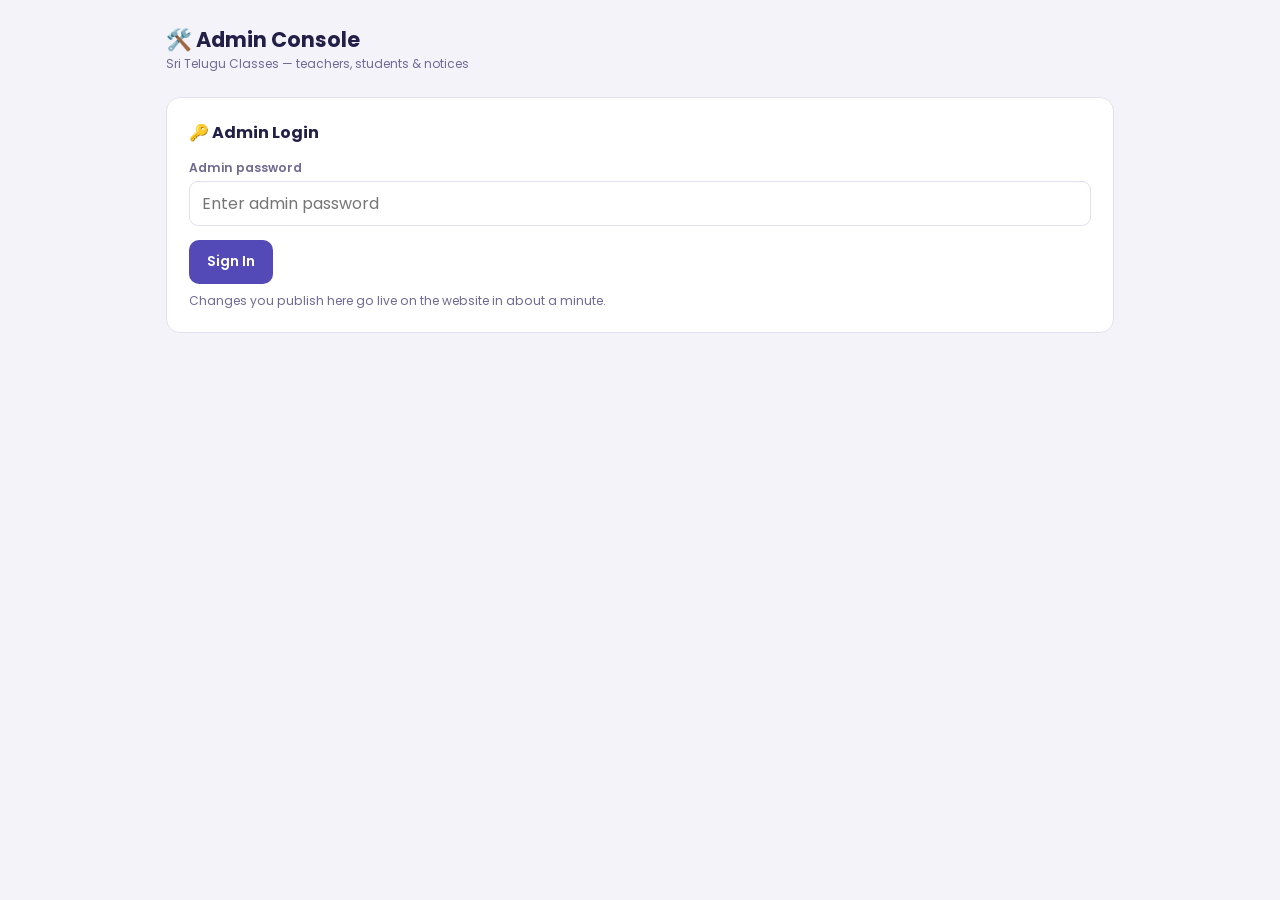
<file: admin.html>
<!DOCTYPE html>
<html lang="en">
<head>
  <meta charset="UTF-8">
  <meta name="viewport" content="width=device-width, initial-scale=1.0">
  <meta name="robots" content="noindex, nofollow">
  <title>Admin — Sri Telugu Classes</title>
  <link rel="icon" type="image/svg+xml" href="favicon.svg">
  <link rel="icon" type="image/png" sizes="32x32" href="favicon-32.png">
  <link rel="apple-touch-icon" href="apple-touch-icon.png">
  <link rel="manifest" href="manifest.webmanifest">
  <meta name="apple-mobile-web-app-capable" content="yes">
  <meta name="apple-mobile-web-app-status-bar-style" content="black-translucent">
  <meta name="apple-mobile-web-app-title" content="STC Admin">
  <link rel="preconnect" href="https://fonts.googleapis.com">
  <link rel="preconnect" href="https://fonts.gstatic.com" crossorigin>
  <link href="https://fonts.googleapis.com/css2?family=Poppins:wght@400;500;600;700&display=swap" rel="stylesheet">
  <style>
    :root {
      --primary: #534AB7; --primary-light: #7F77DD; --accent: #1D9E75;
      --bg: #F4F3FA; --card: #fff; --text: #232047; --muted: #6F6A92;
      --border: #E3E1F0; --danger: #DC2626;
    }
    * { box-sizing: border-box; margin: 0; padding: 0; }
    body { font-family: 'Poppins', sans-serif; background: var(--bg); color: var(--text); min-height: 100vh; }
    .wrap { max-width: 980px; margin: 0 auto; padding: 24px 16px 80px; }
    header { display: flex; align-items: center; justify-content: space-between; gap: 12px; flex-wrap: wrap; margin-bottom: 24px; }
    header h1 { font-size: 1.3rem; }
    header h1 small { display: block; font-size: .75rem; color: var(--muted); font-weight: 400; }
    .btn { display: inline-block; border: none; cursor: pointer; font-family: inherit; font-weight: 600;
           border-radius: 10px; padding: 10px 18px; font-size: .85rem; transition: opacity .15s; }
    .btn:hover { opacity: .88; }
    .btn:disabled { opacity: .45; cursor: not-allowed; }
    .btn-primary { background: var(--primary); color: #fff; }
    .btn-accent { background: var(--accent); color: #fff; }
    .btn-ghost { background: transparent; color: var(--muted); border: 1.5px solid var(--border); }
    .btn-danger { background: #FEE2E2; color: var(--danger); }
    .btn-sm { padding: 6px 12px; font-size: .78rem; border-radius: 8px; }
    .cal-btn { display: inline-flex; align-items: center; gap: 8px; border: none; cursor: pointer;
               font-family: inherit; font-weight: 600; font-size: .82rem; color: #fff;
               background: linear-gradient(135deg, var(--primary), var(--primary-light));
               border-radius: 99px; padding: 9px 16px; min-height: 40px;
               box-shadow: 0 3px 10px rgba(83,74,183,.28); transition: transform .15s, box-shadow .15s; }
    .cal-btn:hover { transform: translateY(-1px); box-shadow: 0 5px 16px rgba(83,74,183,.36); }
    .cal-btn:active { transform: translateY(0); }
    .cal-btn svg { width: 16px; height: 16px; flex: none; }
    .cal-btn.copied { background: linear-gradient(135deg, var(--accent), #25C491);
                      box-shadow: 0 3px 10px rgba(29,158,117,.3); }
    .card { background: var(--card); border: 1px solid var(--border); border-radius: 14px; padding: 22px; margin-bottom: 18px; }
    .card h2 { font-size: 1rem; margin-bottom: 14px; }
    label { display: block; font-size: .76rem; font-weight: 600; color: var(--muted); margin: 10px 0 4px; }
    input, select, textarea { width: 100%; font-family: inherit; font-size: .85rem; padding: 9px 12px;
      border: 1.5px solid var(--border); border-radius: 9px; background: #fff; color: var(--text); }
    input:focus, select:focus, textarea:focus { outline: none; border-color: var(--primary-light); }
    textarea { resize: vertical; min-height: 60px; }
    .grid2 { display: grid; grid-template-columns: 1fr 1fr; gap: 0 14px; }
    .grid3 { display: grid; grid-template-columns: 1fr 1fr 1fr; gap: 0 14px; }
    @media (max-width: 640px) { .grid2, .grid3 { grid-template-columns: 1fr; } }
    table { width: 100%; border-collapse: collapse; font-size: .85rem; }
    th { text-align: left; color: var(--muted); font-size: .72rem; text-transform: uppercase; letter-spacing: .04em; padding: 8px 10px; border-bottom: 1.5px solid var(--border); }
    td { padding: 12px 10px; border-bottom: 1px solid var(--border); }
    .row-item { background: #FAFAFE; border: 1px solid var(--border); border-radius: 10px; padding: 12px 14px 14px; margin-bottom: 10px; position: relative; }
    .row-item .btn-danger { position: absolute; top: 10px; right: 10px; }
    .status { font-size: .8rem; padding: 10px 14px; border-radius: 9px; margin: 10px 0; display: none; }
    .status.ok { display: block; background: #D1FAE5; color: #065F46; }
    .status.err { display: block; background: #FEE2E2; color: #991B1B; }
    .status.busy { display: block; background: #EDE9FE; color: #5B21B6; }
    .pill { display: inline-block; background: #EDE9FE; color: var(--primary); border-radius: 99px; padding: 2px 10px; font-size: .72rem; font-weight: 600; }
    .hint { font-size: .76rem; color: var(--muted); line-height: 1.5; margin-top: 8px; }
    .topactions { display: flex; gap: 8px; flex-wrap: wrap; }
    .dirty-dot { display: none; width: 8px; height: 8px; border-radius: 50%; background: #F59E0B; position: absolute; top: -2px; right: -2px; }
    .pubwrap { position: relative; display: inline-block; }
    /* Teacher cards */
    .teacher-cards { display: grid; grid-template-columns: 1fr 1fr; gap: 14px; }
    @media (max-width: 560px) { .teacher-cards { grid-template-columns: 1fr; } }
    .tcard { display: flex; align-items: center; gap: 14px; border: 1.5px solid var(--border); border-radius: 12px;
             padding: 16px; cursor: pointer; background: #FAFAFE; transition: border-color .15s, transform .15s; text-align: left; width: 100%; font-family: inherit; }
    .tcard:hover { border-color: var(--primary-light); transform: translateY(-2px); }
    .tcard .tavatar { width: 52px; height: 52px; border-radius: 50%; display: flex; align-items: center; justify-content: center;
                      color: #fff; font-weight: 700; font-size: 1.2rem; flex-shrink: 0; }
    .tcard .tname { font-weight: 700; font-size: 1rem; color: var(--text); }
    .tcard .tmeta { font-size: .76rem; color: var(--muted); }
    .tcard .tarrow { margin-left: auto; color: var(--primary); font-size: 1.2rem; }

    /* iPhone comfort: 16px inputs avoid Safari zoom-on-focus; bigger tap targets */
    input, select, button { font-size: 16px; }
    button { min-height: 44px; }
    @media (max-width: 560px) {
      .wrap { padding: 16px 12px 96px; }
      table { font-size: 14px; }
      #publishBtn { position: sticky; bottom: 12px; width: 100%; z-index: 5; }
    }
  </style>
</head>
<body>
<div class="wrap">

  <header>
    <h1>🛠️ Admin Console <small>Sri Telugu Classes — teachers, students &amp; notices</small></h1>
    <div class="topactions" id="topActions" style="display:none;">
      <button class="btn btn-ghost btn-sm" onclick="reloadData()">↻ Reload</button>
      <span class="pubwrap">
        <button class="btn btn-accent" id="publishBtn" onclick="publish()">Publish Changes</button>
        <span class="dirty-dot" id="dirtyDot"></span>
      </span>
      <button class="btn btn-ghost btn-sm" onclick="lockConsole()">Lock</button>
    </div>
  </header>

  <div class="status" id="statusBox"></div>

  <!-- ── Password gate ── -->
  <div class="card" id="gate">
    <h2>🔑 Admin Login</h2>
    <label for="passInput">Admin password</label>
    <input type="password" id="passInput" placeholder="Enter admin password" autocomplete="current-password">
    <div style="margin-top:14px;"><button class="btn btn-primary" id="unlockBtn" onclick="unlockWithPassword()">Sign In</button></div>
    <p class="hint">Changes you publish here go live on the website in about a minute.</p>
  </div>

  <!-- ── Teachers ── -->
  <div class="card" id="teachersCard" style="display:none;">
    <h2 style="margin-bottom:14px;">👩‍🏫 Teachers — weekly timetables</h2>
    <div class="teacher-cards" id="teacherCards"></div>
    <p class="hint">Each class belongs to a batch. Students in that batch automatically see the class on their dashboard.</p>
    <div id="teacherCalLinks" style="margin-top:16px;"></div>
  </div>

  <!-- ── Teacher editor ── -->
  <div class="card" id="teacherEditor" style="display:none;">
    <h2 id="teacherEditorTitle">Teacher Schedule</h2>
    <div style="display:flex;align-items:center;gap:10px;margin-bottom:16px;">
      <label style="margin:0;white-space:nowrap;">Timezone</label>
      <select id="tzSelect" style="width:auto;" onchange="updateTimezoneLabels()">
        <option value="IST">IST (India)</option>
        <option value="PST">PST (US Pacific)</option>
      </select>
    </div>
    <div id="tScheduleRows"></div>
    <button class="btn btn-ghost btn-sm" onclick="addClassRow()">+ Add class</button>
    <div style="display:flex;gap:10px;margin-top:22px;flex-wrap:wrap;">
      <button class="btn btn-primary" onclick="saveTeacher()">Save Schedule</button>
      <button class="btn btn-ghost" onclick="closeTeacherEditor()">Cancel</button>
    </div>
  </div>

  <!-- ── Student list ── -->
  <div class="card" id="listCard" style="display:none;">
    <div style="display:flex;justify-content:space-between;align-items:center;flex-wrap:wrap;gap:10px;">
      <h2 style="margin:0;">👨‍🎓 Students <span class="pill" id="countPill">0</span></h2>
      <button class="btn btn-primary btn-sm" onclick="newStudent()">+ Add Student</button>
    </div>
    <div style="overflow-x:auto;margin-top:10px;">
      <table>
        <thead><tr><th>Name</th><th>Email (login)</th><th>Batch</th><th>Classes/wk</th><th></th></tr></thead>
        <tbody id="studentRows"></tbody>
      </table>
    </div>
    <p class="hint">A student's weekly classes come from the teacher timetables above — every class whose batch matches the student's batch. After any change, click <strong>Publish Changes</strong> (top right) to make it live.</p>
  </div>

  <!-- ── Student editor ── -->
  <div class="card" id="editorCard" style="display:none;">
    <h2 id="editorTitle">Edit Student</h2>

    <div class="grid2">
      <div><label>Full name</label><input id="fName" placeholder="Arjun Reddy"></div>
      <div><label>Email (used to log in)</label><input id="fEmail" placeholder="student@example.com"></div>
      <div><label>Password</label><input id="fPassword" placeholder="choose a password"></div>
      <div><label>Batch</label><input id="fBatch" placeholder="Batch A" list="batchList"><datalist id="batchList"></datalist></div>
      <div><label>Level</label>
        <select id="fLevel"><option>Beginner</option><option>Intermediate</option><option>Advanced</option></select>
      </div>
    </div>
    <p class="hint">The batch decides which classes this student sees — it must exactly match the batch on the teacher's classes.</p>

    <h2 style="margin-top:22px;">📊 Attendance</h2>
    <div class="grid3">
      <div><label>Total classes</label><input id="fTotal" type="number" min="0" value="0"></div>
      <div><label>Attended</label><input id="fAttended" type="number" min="0" value="0"></div>
      <div><label>Upcoming</label><input id="fUpcoming" type="number" min="0" value="0"></div>
    </div>

    <h2 style="margin-top:22px;">📢 Notices <button class="btn btn-ghost btn-sm" onclick="addNoticeRow()">+ Add notice</button></h2>
    <div id="noticeRows"></div>

    <div style="display:flex;gap:10px;margin-top:22px;flex-wrap:wrap;">
      <button class="btn btn-primary" onclick="saveStudent()">Save Student</button>
      <button class="btn btn-ghost" onclick="closeEditor()">Cancel</button>
      <button class="btn btn-danger" id="deleteBtn" onclick="deleteStudent()" style="margin-left:auto;">Delete Student</button>
    </div>
  </div>

</div>

<script src="calendar-ics.js"></script>
<script>
var OWNER = 'sriteluguonlineclasses', REPO = 'sri-telugu-classes', PATH = 'students-data.js', BRANCH = 'main';
var API = 'https://api.github.com/repos/' + OWNER + '/' + REPO + '/contents/' + PATH;
var DAYS = ['Sunday','Monday','Tuesday','Wednesday','Thursday','Friday','Saturday'];
var TEACHER_COLORS = { 'Jyothi': 'linear-gradient(135deg,#534AB7,#7F77DD)', 'Vijaya': 'linear-gradient(135deg,#1D9E75,#25C491)' };

var token = null, data = { teachers: {}, students: {} }, sha = null, dirty = false;
var editingEmail = null, editingTeacher = null;

// ── UTF-8-safe base64 ──
function b64enc(str) {
  var bytes = new TextEncoder().encode(str), bin = '';
  bytes.forEach(function(b) { bin += String.fromCharCode(b); });
  return btoa(bin);
}
function b64dec(b64) {
  var bin = atob(b64.replace(/\n/g, '')), bytes = new Uint8Array(bin.length);
  for (var i = 0; i < bin.length; i++) bytes[i] = bin.charCodeAt(i);
  return new TextDecoder().decode(bytes);
}

function status(msg, kind) {
  var el = document.getElementById('statusBox');
  el.className = 'status ' + (kind || 'ok');
  el.textContent = msg;
  if (kind === 'ok') setTimeout(function() { el.className = 'status'; }, 4000);
}
function setDirty(d) {
  dirty = d;
  document.getElementById('dirtyDot').style.display = d ? 'block' : 'none';
}

// ── Password gate: the GitHub credential below is AES-256-GCM encrypted
//    with the admin password (PBKDF2, 310k iterations). Without the
//    password this blob is useless.
var ENC_TOKEN = 'eaTraVLUlKOmc6DGqj/thpNaXvZP3kcJsM6t2FQ8xyWCAjUNbIcrN6K2t6CBhW54KQ+asn5oX1O9NzPWMYVsmoc8aSLIxZW+c/fxVRVrHIGjoolDhf97SuNqy2bCzXiGBb/h+9jC5zr5E9Pc9myT4CEH6vPl05q+SUQvMrilTVtOZnUKLTbd5pY=';

function unlockWithPassword() {
  var pw = document.getElementById('passInput').value;
  if (!pw) { status('Please enter the admin password.', 'err'); return; }
  var btn = document.getElementById('unlockBtn');
  btn.disabled = true; btn.textContent = 'Checking…';
  var raw = Uint8Array.from(atob(ENC_TOKEN), function(c) { return c.charCodeAt(0); });
  var salt = raw.slice(0, 16), iv = raw.slice(16, 28), ct = raw.slice(28);
  crypto.subtle.importKey('raw', new TextEncoder().encode(pw), 'PBKDF2', false, ['deriveKey'])
    .then(function(km) {
      return crypto.subtle.deriveKey(
        { name: 'PBKDF2', salt: salt, iterations: 310000, hash: 'SHA-256' },
        km, { name: 'AES-GCM', length: 256 }, false, ['decrypt']);
    })
    .then(function(key) { return crypto.subtle.decrypt({ name: 'AES-GCM', iv: iv }, key, ct); })
    .then(function(buf) {
      token = new TextDecoder().decode(buf);
      try { sessionStorage.setItem('stc_admin_session', token); } catch(e) {}
      unlock();
    })
    .catch(function() { status('Wrong password — please try again.', 'err'); })
    .finally(function() { btn.disabled = false; btn.textContent = 'Sign In'; });
}
function lockConsole() {
  try { sessionStorage.removeItem('stc_admin_session'); } catch(e) {}
  location.reload();
}
function unlock() {
  document.getElementById('gate').style.display = 'none';
  document.getElementById('topActions').style.display = 'flex';
  document.getElementById('teachersCard').style.display = 'block';
  document.getElementById('listCard').style.display = 'block';
  reloadData();
}

// ── Load & publish ──
function reloadData() {
  status('Loading current data from GitHub…', 'busy');
  fetch(API + '?ref=' + BRANCH + '&t=' + Date.now(), {
    headers: { Authorization: 'Bearer ' + token, Accept: 'application/vnd.github+json' }
  }).then(function(r) {
    if (r.status === 401 || r.status === 403) throw new Error('Access rejected — try Lock and signing in again.');
    if (!r.ok) throw new Error('GitHub error ' + r.status);
    return r.json();
  }).then(function(j) {
    sha = j.sha;
    var src = b64dec(j.content).trim();
    src = src.replace(/^window\.STC_DATA\s*=\s*/, '').replace(/;\s*$/, '');
    data = JSON.parse(src);
    if (!data.teachers) data.teachers = {};
    if (!data.students) data.students = {};
    setDirty(false);
    renderTeachers();
    renderList();
    status('Loaded ' + Object.keys(data.teachers).length + ' teacher(s) and ' + Object.keys(data.students).length + ' student(s).', 'ok');
  }).catch(function(e) { status(e.message, 'err'); });
}

function publish() {
  if (!sha) { status('Load data first.', 'err'); return; }
  var btn = document.getElementById('publishBtn');
  btn.disabled = true;
  status('Publishing to GitHub…', 'busy');
  var content = 'window.STC_DATA = ' + JSON.stringify(data, null, 2) + ';\n';
  fetch(API, {
    method: 'PUT',
    headers: { Authorization: 'Bearer ' + token, Accept: 'application/vnd.github+json' },
    body: JSON.stringify({ message: 'Admin: update teacher/student data', content: b64enc(content), sha: sha, branch: BRANCH })
  }).then(function(r) {
    if (!r.ok) return r.json().then(function(j) { throw new Error(j.message || ('GitHub error ' + r.status)); });
    return r.json();
  }).then(function(j) {
    sha = j.content.sha;
    status('Saved. Updating calendar feeds…', 'busy');
    return publishCalendarFeeds();
  }).then(function() {
    setDirty(false);
    status('Published! Live site updates in about a minute. Subscribed calendars refresh on phones within a few hours.', 'ok');
  }).catch(function(e) { status('Publish failed: ' + e.message, 'err'); })
    .finally(function() { btn.disabled = false; });
}

// PUT one file via the GitHub Contents API (creates or updates).
function putFile(path, text, message) {
  var url = 'https://api.github.com/repos/' + OWNER + '/' + REPO + '/contents/' + path;
  var headers = { Authorization: 'Bearer ' + token, Accept: 'application/vnd.github+json' };
  return fetch(url + '?ref=' + BRANCH, { headers: headers })
    .then(function(r) { return r.ok ? r.json() : null; })
    .then(function(existing) {
      var body = { message: message, content: b64enc(text), branch: BRANCH };
      if (existing && existing.sha) body.sha = existing.sha;
      return fetch(url, { method: 'PUT', headers: headers, body: JSON.stringify(body) })
        .then(function(r) { if (!r.ok) return r.json().then(function(j) { throw new Error(j.message || ('GitHub error ' + r.status)); }); });
    });
}

// Build and commit one .ics per batch and per teacher from the current data.
function publishCalendarFeeds() {
  var jobs = [];
  STC_ICS.allBatches(data).forEach(function(batch) {
    var cal = STC_ICS.buildICS(batch + ' — Sri Telugu Classes', STC_ICS.classesForBatch(data, batch));
    jobs.push(putFile('calendars/batch-' + STC_ICS.slug(batch) + '.ics', cal, 'Admin: update calendar feed for ' + batch));
  });
  Object.keys(data.teachers || {}).forEach(function(t) {
    var cal = STC_ICS.buildICS(t + ' — Teaching Schedule', STC_ICS.classesForTeacher(data, t));
    jobs.push(putFile('calendars/teacher-' + STC_ICS.slug(t) + '.ics', cal, 'Admin: update calendar feed for ' + t));
  });
  return Promise.all(jobs);
}

// ── Teachers ──
function renderTeachers() {
  var wrap = document.getElementById('teacherCards');
  wrap.innerHTML = '';
  Object.keys(data.teachers).forEach(function(name) {
    var t = data.teachers[name];
    var classes = (t.schedule || []).length;
    var btn = document.createElement('button');
    btn.className = 'tcard';
    btn.innerHTML =
      '<span class="tavatar" style="background:' + (TEACHER_COLORS[name] || TEACHER_COLORS['Jyothi']) + ';"></span>' +
      '<span><span class="tname"></span><br><span class="tmeta"></span></span>' +
      '<span class="tarrow">→</span>';
    btn.querySelector('.tavatar').textContent = name.charAt(0).toUpperCase();
    btn.querySelector('.tname').textContent = name;
    btn.querySelector('.tmeta').textContent = classes + ' class' + (classes === 1 ? '' : 'es') + ' per week';
    btn.onclick = function() { openTeacherEditor(name); };
    wrap.appendChild(btn);
  });
  renderTeacherCalLinks();
}

// Copyable iPhone-Calendar subscribe link per teacher (share once with each teacher).
function renderTeacherCalLinks() {
  var box = document.getElementById('teacherCalLinks');
  if (!box) return;
  var names = Object.keys(data.teachers || {});
  if (!names.length) { box.innerHTML = ''; return; }
  var base = location.origin + location.pathname.replace(/\/[^\/]*$/, '/');
  var CAL_SVG = '<svg viewBox="0 0 24 24" fill="none" stroke="currentColor" stroke-width="2" stroke-linecap="round" stroke-linejoin="round"><rect x="3" y="4" width="18" height="18" rx="2"></rect><line x1="16" y1="2" x2="16" y2="6"></line><line x1="8" y1="2" x2="8" y2="6"></line><line x1="3" y1="10" x2="21" y2="10"></line></svg>';
  var html = '<p class="hint" style="margin-bottom:10px;"><strong>iPhone Calendar links</strong> — tap to copy, then send each teacher their link; they open it once to subscribe.</p>';
  names.forEach(function(name) {
    var webcal = (base + 'calendars/teacher-' + STC_ICS.slug(name) + '.ics').replace(/^https?:\/\//, 'webcal://');
    html += '<div style="display:flex;align-items:center;gap:10px;margin:8px 0;font-size:.85rem;">' +
      '<span style="min-width:64px;font-weight:600;">' + name + '</span>' +
      '<button class="cal-btn btn-copy" data-link="' + webcal + '">' + CAL_SVG +
      '<span class="cal-btn-label">Calendar link</span></button></div>';
  });
  box.innerHTML = html;
  box.querySelectorAll('.btn-copy').forEach(function(b) {
    var label = b.querySelector('.cal-btn-label');
    b.onclick = function() {
      navigator.clipboard.writeText(b.getAttribute('data-link')).then(function() {
        b.classList.add('copied');
        if (label) label.textContent = 'Copied ✓';
        setTimeout(function() { b.classList.remove('copied'); if (label) label.textContent = 'Calendar link'; }, 1600);
      });
    };
  });
}

function openTeacherEditor(name) {
  editingTeacher = name;
  closeEditor();
  document.getElementById('teacherEditorTitle').textContent = '📅 ' + name + ' — Weekly Schedule';
  document.getElementById('tScheduleRows').innerHTML = '';
  document.getElementById('tzSelect').value = (data.teachers[name] || {}).timezone || 'IST';
  ((data.teachers[name] || {}).schedule || []).forEach(addClassRow);
  document.getElementById('teacherEditor').style.display = 'block';
  document.getElementById('teacherEditor').scrollIntoView({ behavior: 'smooth' });
}
function closeTeacherEditor() {
  document.getElementById('teacherEditor').style.display = 'none';
  editingTeacher = null;
}

// "17:30" -> "5:30 PM"
function to12h(t) {
  if (!t) return '';
  var p = t.split(':'), h = parseInt(p[0], 10), m = p[1];
  var ap = h >= 12 ? 'PM' : 'AM';
  h = h % 12; if (h === 0) h = 12;
  return h + ':' + m + ' ' + ap;
}
// "5:00 PM – 6:00 PM IST" -> ["17:00","18:00"] (best effort for old rows)
function parseTimeRange(str) {
  var out = [];
  var re = /(\d{1,2}):(\d{2})\s*(AM|PM)/gi, m;
  while ((m = re.exec(str || '')) && out.length < 2) {
    var h = parseInt(m[1], 10) % 12;
    if (m[3].toUpperCase() === 'PM') h += 12;
    out.push(('0' + h).slice(-2) + ':' + m[2]);
  }
  return out;
}

function addClassRow(item) {
  item = (item && item.dayName !== undefined) ? item : {};
  var div = document.createElement('div');
  div.className = 'row-item class-row';
  div.innerHTML =
    '<button class="btn btn-danger btn-sm" onclick="this.parentNode.remove()">✕</button>' +
    '<div class="grid3">' +
      '<div><label>Day</label><select class="rDay">' +
        DAYS.map(function(d, i) { return '<option value="' + i + '">' + d + '</option>'; }).join('') +
      '</select></div>' +
      '<div><label class="rTzLabel">Starts (IST)</label><input type="time" class="rStart"></div>' +
      '<div><label class="rTzLabel">Ends (IST)</label><input type="time" class="rEnd"></div>' +
    '</div>' +
    '<div class="grid2">' +
      '<div><label>Course name</label><input class="rCourse" placeholder="Telugu Class"></div>' +
      '<div><label>Batch</label><input class="rBatch" placeholder="Batch A" list="batchList"></div>' +
    '</div>' +
    '<label>Google Meet link</label><input class="rMeet" placeholder="https://meet.google.com/…">';
  document.getElementById('tScheduleRows').appendChild(div);
  var _tz = (document.getElementById('tzSelect') && document.getElementById('tzSelect').value) || 'IST';
  div.querySelectorAll('.rTzLabel').forEach(function(el) {
    el.textContent = el.textContent.replace(/\(IST\)|\(PST\)/, '(' + _tz + ')');
  });
  if (item.dayOfWeek !== undefined) div.querySelector('.rDay').value = item.dayOfWeek;
  var times = (item.timeStart && item.timeEnd) ? [item.timeStart, item.timeEnd] : parseTimeRange(item.timeIST);
  div.querySelector('.rStart').value = times[0] || '';
  div.querySelector('.rEnd').value = times[1] || '';
  div.querySelector('.rCourse').value = item.course || '';
  div.querySelector('.rBatch').value = item.batch || '';
  div.querySelector('.rMeet').value = item.meetLink || '';
}

function updateTimezoneLabels() {
  var tz = document.getElementById('tzSelect').value;
  document.querySelectorAll('.rTzLabel').forEach(function(el) {
    el.textContent = el.textContent.replace(/\(IST\)|\(PST\)/, '(' + tz + ')');
  });
}

function saveTeacher() {
  if (!editingTeacher) return;
  var tz = document.getElementById('tzSelect').value;
  var schedule = [].map.call(document.querySelectorAll('.class-row'), function(div) {
    var dow = parseInt(div.querySelector('.rDay').value, 10);
    var start = div.querySelector('.rStart').value;
    var end = div.querySelector('.rEnd').value;
    var label = start ? (to12h(start) + (end ? ' – ' + to12h(end) : '') + ' ' + tz) : '';
    return {
      dayOfWeek: dow, dayName: DAYS[dow],
      timeStart: start, timeEnd: end,
      timeIST: label,
      course: div.querySelector('.rCourse').value.trim(),
      batch: div.querySelector('.rBatch').value.trim(),
      meetLink: div.querySelector('.rMeet').value.trim()
    };
  }).filter(function(c) { return c.course || c.timeIST; });
  if (!data.teachers[editingTeacher]) data.teachers[editingTeacher] = {};
  data.teachers[editingTeacher].schedule = schedule;
  data.teachers[editingTeacher].timezone = tz;
  setDirty(true);
  renderTeachers();
  renderList();
  closeTeacherEditor();
  status('Saved ' + editingTeacher + "'s schedule. Click “Publish Changes” to make it live.", 'ok');
}

// ── Helpers ──
function classesForBatch(batch) {
  var n = 0;
  Object.keys(data.teachers).forEach(function(name) {
    (data.teachers[name].schedule || []).forEach(function(c) {
      if (!c.batch || c.batch === batch) n++;
    });
  });
  return n;
}
function refreshBatchList() {
  var batches = {};
  Object.keys(data.teachers).forEach(function(name) {
    (data.teachers[name].schedule || []).forEach(function(c) { if (c.batch) batches[c.batch] = 1; });
  });
  Object.keys(data.students).forEach(function(e) { if (data.students[e].batch) batches[data.students[e].batch] = 1; });
  document.getElementById('batchList').innerHTML =
    Object.keys(batches).sort().map(function(b) { return '<option value="' + b.replace(/"/g, '&quot;') + '">'; }).join('');
}

// ── Student list ──
function renderList() {
  refreshBatchList();
  var tbody = document.getElementById('studentRows');
  tbody.innerHTML = '';
  var emails = Object.keys(data.students);
  document.getElementById('countPill').textContent = emails.length;
  emails.forEach(function(email) {
    var s = data.students[email];
    var tr = document.createElement('tr');
    tr.innerHTML = '<td><strong></strong></td><td></td><td></td><td>' + classesForBatch(s.batch) + '</td>' +
      '<td style="text-align:right;"><button class="btn btn-primary btn-sm">Edit</button></td>';
    tr.querySelector('strong').textContent = s.name || '(no name)';
    tr.children[1].textContent = email;
    tr.children[2].textContent = s.batch || '—';
    tr.querySelector('button').onclick = function() { openEditor(email); };
    tbody.appendChild(tr);
  });
  if (!emails.length) tbody.innerHTML = '<tr><td colspan="5" style="color:var(--muted);">No students yet — click “+ Add Student”.</td></tr>';
}

// ── Student editor ──
function newStudent() { openEditor(null); }

function openEditor(email) {
  editingEmail = email;
  closeTeacherEditor();
  var s = email ? data.students[email] : { attendance: { total: 0, attended: 0, upcoming: 0 }, notices: [] };
  document.getElementById('editorTitle').textContent = email ? ('Edit: ' + (s.name || email)) : 'Add New Student';
  document.getElementById('deleteBtn').style.display = email ? 'inline-block' : 'none';
  document.getElementById('fName').value = s.name || '';
  document.getElementById('fEmail').value = email || '';
  document.getElementById('fPassword').value = s.password || '';
  document.getElementById('fBatch').value = s.batch || '';
  document.getElementById('fLevel').value = s.level || 'Beginner';
  var a = s.attendance || {};
  document.getElementById('fTotal').value = a.total || 0;
  document.getElementById('fAttended').value = a.attended || 0;
  document.getElementById('fUpcoming').value = a.upcoming || 0;
  document.getElementById('noticeRows').innerHTML = '';
  (s.notices || []).forEach(addNoticeRow);
  document.getElementById('editorCard').style.display = 'block';
  document.getElementById('editorCard').scrollIntoView({ behavior: 'smooth' });
}
function closeEditor() {
  document.getElementById('editorCard').style.display = 'none';
  editingEmail = null;
}

// "2026-06-10" -> "Jun 10, 2026"
function dateLabel(iso) {
  if (!iso) return '';
  var d = new Date(iso + 'T12:00:00');
  if (isNaN(d)) return '';
  return d.toLocaleDateString('en-US', { month: 'short', day: 'numeric', year: 'numeric' });
}
// "Jun 8, 2026" -> "2026-06-08" (best effort for old rows)
function dateToISO(label) {
  if (!label) return '';
  var d = new Date(label);
  if (isNaN(d)) return '';
  return d.getFullYear() + '-' + ('0' + (d.getMonth() + 1)).slice(-2) + '-' + ('0' + d.getDate()).slice(-2);
}

function addNoticeRow(item) {
  item = (item && item.title !== undefined) ? item : {};
  var div = document.createElement('div');
  div.className = 'row-item notice-row';
  div.innerHTML =
    '<button class="btn btn-danger btn-sm" onclick="this.parentNode.remove()">✕</button>' +
    '<div class="grid2">' +
      '<div><label>Type</label><select class="rType"><option value="info">Info (blue)</option><option value="default">Normal</option><option value="urgent">Urgent (red)</option></select></div>' +
      '<div><label>Date</label><input type="date" class="rDate"></div>' +
    '</div>' +
    '<label>Title</label><input class="rTitle" placeholder="Notice title">' +
    '<label>Message</label><textarea class="rBody" placeholder="Notice text shown to the student"></textarea>';
  document.getElementById('noticeRows').appendChild(div);
  if (item.type) div.querySelector('.rType').value = item.type;
  div.querySelector('.rDate').value = item.dateISO || dateToISO(item.date);
  div.querySelector('.rTitle').value = item.title || '';
  div.querySelector('.rBody').value = item.body || '';
}

function saveStudent() {
  var name = document.getElementById('fName').value.trim();
  var email = document.getElementById('fEmail').value.trim().toLowerCase();
  var password = document.getElementById('fPassword').value;
  if (!name || !email || !password) { status('Name, email and password are required.', 'err'); return; }
  if (!/^[^\s@]+@[^\s@]+\.[^\s@]+$/.test(email)) { status('That email address does not look valid.', 'err'); return; }
  if (!editingEmail && data.students[email]) { status('A student with that email already exists.', 'err'); return; }

  var initials = name.split(/\s+/).map(function(w) { return w.charAt(0); }).slice(0, 2).join('').toUpperCase();
  var notices = [].map.call(document.querySelectorAll('.notice-row'), function(div) {
    var iso = div.querySelector('.rDate').value;
    return {
      type: div.querySelector('.rType').value,
      title: div.querySelector('.rTitle').value.trim(),
      body: div.querySelector('.rBody').value.trim(),
      dateISO: iso,
      date: dateLabel(iso)
    };
  }).filter(function(n) { return n.title || n.body; });

  var record = {
    password: password, name: name,
    batch: document.getElementById('fBatch').value.trim(),
    level: document.getElementById('fLevel').value,
    email: email, avatar: initials,
    attendance: {
      total: parseInt(document.getElementById('fTotal').value, 10) || 0,
      attended: parseInt(document.getElementById('fAttended').value, 10) || 0,
      upcoming: parseInt(document.getElementById('fUpcoming').value, 10) || 0
    },
    notices: notices
  };

  if (editingEmail && editingEmail !== email) delete data.students[editingEmail];
  data.students[email] = record;
  setDirty(true);
  renderList();
  closeEditor();
  status('Saved. Click “Publish Changes” to make it live.', 'ok');
}

function deleteStudent() {
  if (!editingEmail) return;
  if (!confirm('Delete ' + editingEmail + '? This removes their login and dashboard.')) return;
  delete data.students[editingEmail];
  setDirty(true);
  renderList();
  closeEditor();
  status('Deleted. Click “Publish Changes” to make it live.', 'ok');
}

// ── Boot ──
(function() {
  try {
    localStorage.removeItem('stc_admin_token'); // clean up pre-password storage
    token = sessionStorage.getItem('stc_admin_session');
  } catch(e) {}
  if (token) unlock();
  document.getElementById('passInput').addEventListener('keydown', function(e) {
    if (e.key === 'Enter') unlockWithPassword();
  });
})();
window.addEventListener('beforeunload', function(e) {
  if (dirty) { e.preventDefault(); e.returnValue = ''; }
});
</script>
<script>
  if ('serviceWorker' in navigator) { window.addEventListener('load', function() { navigator.serviceWorker.register('sw.js'); }); }
</script>
</body>
</html>
</file>
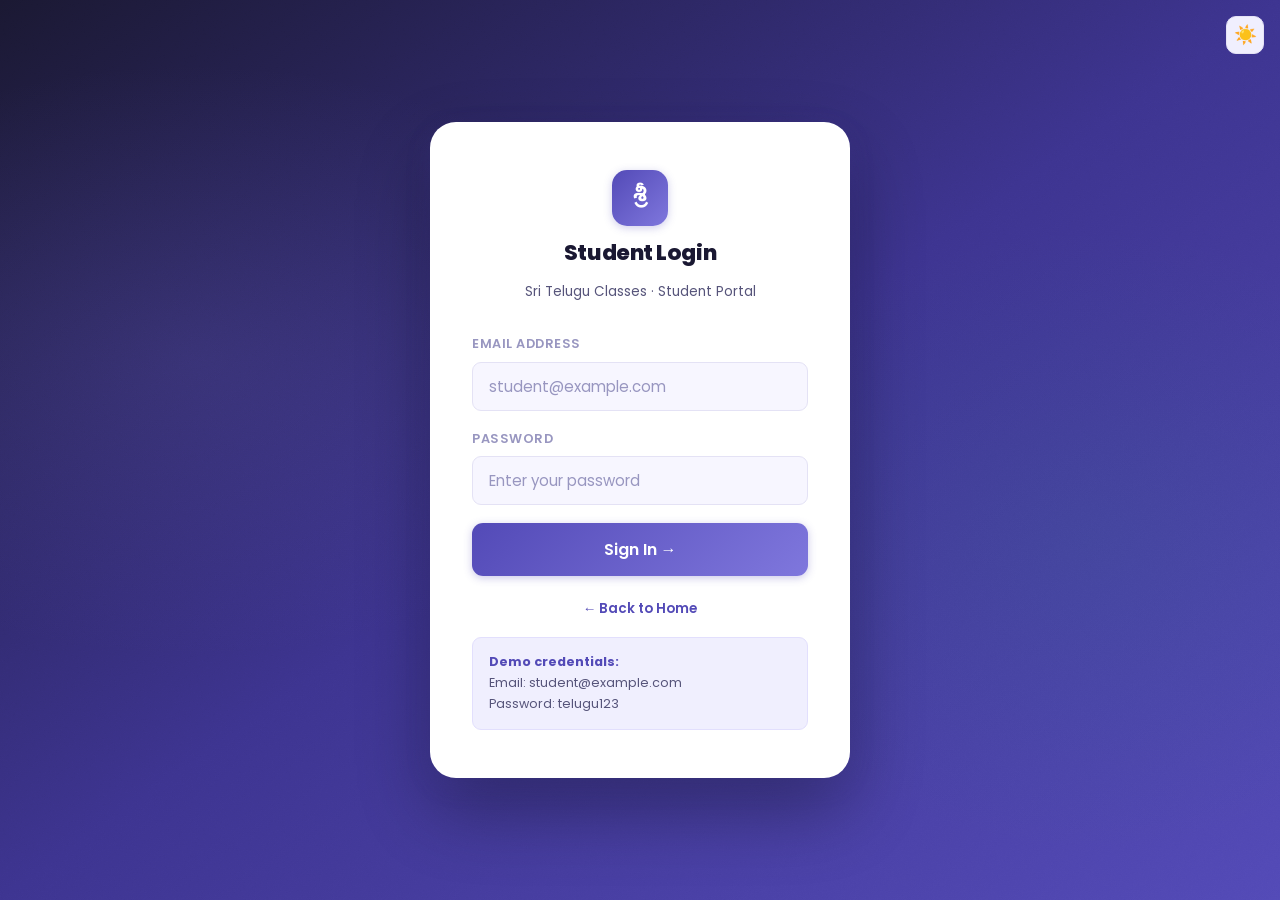
<file: dashboard.html>
<!DOCTYPE html>
<html lang="en">
<head>
  <meta charset="UTF-8">
  <meta name="viewport" content="width=device-width, initial-scale=1.0">
  <title>Dashboard — Sri Telugu Classes</title>
  <!-- ── Dark Mode: apply theme before render to prevent flash ── -->
  <script>
    (function(){
      try {
        var t = localStorage.getItem('stc-theme');
        if (t === 'dark') document.documentElement.setAttribute('data-theme','dark');
      } catch(e){}
    })();
  </script>

  <link rel="icon" type="image/svg+xml" href="favicon.svg">
  <link rel="icon" type="image/png" sizes="32x32" href="favicon-32.png">
  <link rel="apple-touch-icon" href="apple-touch-icon.png">

  <!-- ── PWA ── -->
  <link rel="manifest" href="manifest.webmanifest">
  <meta name="theme-color" content="#534AB7">
  <meta name="mobile-web-app-capable" content="yes">
  <meta name="apple-mobile-web-app-capable" content="yes">
  <meta name="apple-mobile-web-app-status-bar-style" content="black-translucent">
  <meta name="apple-mobile-web-app-title" content="Telugu Classes">

  <link rel="preconnect" href="https://fonts.googleapis.com">
  <link rel="preconnect" href="https://fonts.gstatic.com" crossorigin>
  <link href="https://fonts.googleapis.com/css2?family=Poppins:wght@300;400;500;600;700;800&family=Noto+Sans+Telugu:wght@400;600;700&display=swap" rel="stylesheet">
  <link rel="stylesheet" href="styles.css">
</head>
<body>

<!-- Mobile overlay (closes sidebar when tapped) -->
<div class="sidebar-overlay" id="overlay"></div>

<div class="dashboard-layout">

  <!-- ════════ SIDEBAR ════════ -->
  <aside class="sidebar" id="sidebar">

    <div class="sidebar-logo">
      <div class="logo-icon telugu">శ్రీ</div>
      <div class="sidebar-logo-text">
        Sri Telugu
        <small>Student Portal</small>
      </div>
    </div>

    <ul class="sidebar-nav">
      <li>
        <a href="#" class="active">
          <span class="nav-icon">🏠</span> Dashboard
        </a>
      </li>
      <li>
        <a href="#schedule" onclick="closeSidebar()">
          <span class="nav-icon">📅</span> Schedule
        </a>
      </li>
      <li>
        <a href="#notices" onclick="closeSidebar()">
          <span class="nav-icon">📢</span> Notices
        </a>
      </li>
      <li>
        <a href="index.html">
          <span class="nav-icon">🏫</span> School Home
        </a>
      </li>
    </ul>

    <div class="sidebar-footer">
      <div class="sidebar-user">
        <div class="user-avatar" id="sidebarAvatar">AR</div>
        <div>
          <div class="user-name"  id="sidebarName">Arjun Reddy</div>
          <div class="user-batch" id="sidebarBatch">Batch B</div>
        </div>
      </div>
      <button class="btn-logout" onclick="logoutStudent()">Sign Out</button>
    </div>

  </aside>

  <!-- ════════ MAIN CONTENT ════════ -->
  <main class="dashboard-main">

    <!-- Mobile top bar -->
    <div class="topbar">
      <button class="btn-menu" id="menuBtn" aria-label="Open menu">☰</button>
      <div class="topbar-title">Dashboard</div>
      <div style="display:flex;align-items:center;gap:10px;">
        <button class="dark-toggle" id="darkToggle" aria-label="Toggle dark mode" title="Toggle dark mode">
          <span class="icon-sun" aria-hidden="true">☀️</span>
          <span class="icon-moon" aria-hidden="true">🌙</span>
        </button>
        <button onclick="logoutStudent()"
                style="background:none;border:none;cursor:pointer;color:var(--primary);font-size:.82rem;font-weight:600;">
          Sign out
        </button>
      </div>
    </div>

    <!-- Welcome header -->
    <div class="dash-header">
      <h1 id="welcomeMsg">Welcome! 👋</h1>
      <p id="welcomeSub">Loading…</p>
    </div>

    <!-- Attendance stat cards -->
    <div class="stats-cards">
      <div class="stat-card">
        <div class="stat-card-icon" style="background:rgba(83,74,183,.1);">📚</div>
        <div class="stat-card-value" id="statTotal">—</div>
        <div class="stat-card-label">Total Classes</div>
      </div>
      <div class="stat-card">
        <div class="stat-card-icon" style="background:rgba(29,158,117,.1);">✅</div>
        <div class="stat-card-value" id="statAttended">—</div>
        <div class="stat-card-label">Attended</div>
      </div>
      <div class="stat-card">
        <div class="stat-card-icon" style="background:rgba(245,158,11,.1);">🔮</div>
        <div class="stat-card-value" id="statUpcoming">—</div>
        <div class="stat-card-label">Upcoming</div>
      </div>
      <div class="stat-card" id="statPctCard">
        <div class="stat-card-icon" style="background:rgba(83,74,183,.12);">📊</div>
        <!-- Progress ring replaces plain number — animated via JS -->
        <div class="progress-ring-wrap">
          <div class="progress-ring" id="progressRing">
            <span class="progress-ring-text" id="statPct">—</span>
          </div>
          <span class="progress-ring-label">Attendance %</span>
        </div>
      </div>
    </div>

    <!-- Achievement badges -->
    <div class="badges-panel" id="badgesPanel">
      <h2>🏅 My Achievements</h2>
      <div class="badges-grid" id="badgesGrid">
        <!-- rendered by JS -->
      </div>
    </div>

    <!-- Schedule panel -->
    <div class="panel" id="schedule">
      <h2>📅 This Week's Schedule</h2>
      <div class="schedule-list" id="scheduleList">
        <p style="color:var(--text-muted);font-size:.88rem;">Loading schedule…</p>
      </div>
      <button id="addToCalBtn" class="btn" style="margin-top:14px;min-height:44px;">📅 Add my classes to iPhone Calendar</button>
      <p id="addToCalHint" style="color:var(--text-muted);font-size:.82rem;margin-top:6px;">
        Opens Apple Calendar to subscribe. Your classes stay updated automatically.
      </p>
    </div>

    <!-- Notice board -->
    <div class="panel" id="notices">
      <h2>📢 Notices &amp; Announcements</h2>
      <div id="noticesList">
        <p style="color:var(--text-muted);font-size:.88rem;">Loading notices…</p>
      </div>
    </div>

  </main>
</div><!-- end .dashboard-layout -->

<script>
  // ── Page Transitions ──
  (function() {
    document.body.classList.add('page-entering');
    document.body.addEventListener('animationend', function onEnter(e) {
      if (e.animationName === 'page-fade-in') {
        document.body.classList.remove('page-entering');
        document.body.removeEventListener('animationend', onEnter);
      }
    });
    document.addEventListener('click', function(e) {
      var target = e.target.closest('a[href]');
      if (!target) return;
      var href = target.getAttribute('href');
      if (!href) return;
      var isExternal  = target.hostname && target.hostname !== window.location.hostname;
      var isHashOnly  = href.charAt(0) === '#';
      var isSpecial   = /^(mailto:|tel:|javascript:)/i.test(href);
      var opensNewTab = target.target === '_blank';
      if (isExternal || isHashOnly || isSpecial || opensNewTab) return;
      e.preventDefault();
      var dest = target.href;
      document.body.classList.add('page-leaving');
      setTimeout(function() { window.location.href = dest; }, 260);
    });
  })();
</script>
<script src="students-data.js"></script>
<script src="app.js"></script>
<script src="calendar-ics.js"></script>
<script>
  // ── Auth guard ──────────────────────────────────────
  var session = getSession();
  if (!session) { window.location.href = 'login.html'; }

  // ── Populate page ───────────────────────────────────
  var now  = new Date();
  var hour = now.getHours();
  var greeting = hour < 12 ? 'Good morning' : hour < 17 ? 'Good afternoon' : 'Good evening';
  var dateStr  = now.toLocaleDateString('en-IN', { weekday:'long', year:'numeric', month:'long', day:'numeric' });

  document.getElementById('welcomeMsg').textContent  = greeting + ', ' + session.name.split(' ')[0] + '! 👋';
  document.getElementById('welcomeSub').textContent  = session.batch + '  ·  ' + session.level + ' Level  ·  ' + dateStr;

  // Sidebar
  document.getElementById('sidebarAvatar').textContent = session.avatar;
  document.getElementById('sidebarName').textContent   = session.name;
  document.getElementById('sidebarBatch').textContent  = session.batch;

  // Attendance cards
  var att = session.attendance;
  document.getElementById('statTotal').textContent    = att.total;
  document.getElementById('statAttended').textContent = att.attended;
  document.getElementById('statUpcoming').textContent = att.upcoming;

  // ── Progress ring for attendance % ──────────────────
  var pct = att.total > 0 ? Math.round((att.attended / att.total) * 100) : 0;
  var ring     = document.getElementById('progressRing');
  var pctLabel = document.getElementById('statPct');

  // Pick ring colour class based on percentage
  if (pct >= 75) {
    ring.classList.add('progress-ring-high');   // green — good attendance
  } else if (pct < 50) {
    ring.classList.add('progress-ring-low');    // amber — needs attention
  }
  // else default purple

  // Animate ring fill from 0 → pct over ~900ms via requestAnimationFrame
  var startTime = null;
  var duration  = 900;
  function animateRing(ts) {
    if (!startTime) startTime = ts;
    var elapsed  = ts - startTime;
    var progress = Math.min(elapsed / duration, 1);
    // ease out cubic
    var ease = 1 - Math.pow(1 - progress, 3);
    var current = Math.round(ease * pct);
    ring.style.setProperty('--pct', current);
    pctLabel.textContent = current + '%';
    if (progress < 1) {
      requestAnimationFrame(animateRing);
    } else {
      ring.style.setProperty('--pct', pct);
      pctLabel.textContent = pct + '%';
    }
  }
  // Delay slightly so page paint settles before animation starts
  setTimeout(function() { requestAnimationFrame(animateRing); }, 150);

  // ── Achievement badges ──────────────────────────────
  function buildBadges(attended) {
    var grid = document.getElementById('badgesGrid');
    if (!grid) return;

    var BADGES = [
      {
        id:       'badge-first-class',
        icon:     '🎓',
        name:     'First Class',
        desc:     'Attended your very first class — welcome to the journey!',
        unlocked: true,       // always unlocked for any logged-in student
        req:      null
      },
      {
        id:       'badge-five-classes',
        icon:     '⭐',
        name:     '5 Classes Attended',
        desc:     'Consistent learner — you have attended 5 classes.',
        unlocked: attended >= 5,
        req:      5
      },
      {
        id:       'badge-ten-classes',
        icon:     '🏆',
        name:     '10 Classes Attended',
        desc:     'Dedicated student — you have attended 10 classes!',
        unlocked: attended >= 10,
        req:      10
      }
    ];

    var html = '';
    BADGES.forEach(function(b) {
      var stateClass  = b.unlocked ? 'unlocked' : 'locked';
      var pillText    = b.unlocked ? '✓ Unlocked' : (b.req ? 'Need ' + b.req + ' classes' : 'Locked');
      var lockOverlay = b.unlocked ? '' : '<div class="badge-lock-overlay">🔒</div>';

      html += [
        '<div class="badge-card ' + stateClass + ' ' + b.id + '" role="listitem"',
          ' aria-label="' + b.name + (b.unlocked ? ' — Unlocked' : ' — Locked') + '">',
          '<div class="badge-icon-wrap">',
            b.icon,
            lockOverlay,
          '</div>',
          '<div class="badge-info">',
            '<div class="badge-name">' + b.name + '</div>',
            '<div class="badge-desc">' + b.desc + '</div>',
            '<div class="badge-status-pill">' + pillText + '</div>',
          '</div>',
        '</div>'
      ].join('');
    });

    grid.setAttribute('role', 'list');
    grid.innerHTML = html;
  }

  // Render badges
  buildBadges(att.attended);

  // Schedule & notices
  buildSchedule(session.schedule);
  buildNotices(session.notices);

  // ── Add to iPhone Calendar (subscribe to this student's batch feed) ──
  (function () {
    var btn = document.getElementById('addToCalBtn');
    if (!btn || !session || !session.batch || typeof STC_ICS === 'undefined') {
      if (btn) btn.style.display = 'none';
      return;
    }
    btn.addEventListener('click', function () {
      var base = location.origin + location.pathname.replace(/\/[^\/]*$/, '/');
      var httpsUrl = base + 'calendars/batch-' + STC_ICS.slug(session.batch) + '.ics';
      window.location.href = httpsUrl.replace(/^https?:\/\//, 'webcal://');
    });
  })();

  // ── Mobile sidebar ──────────────────────────────────
  var sidebar = document.getElementById('sidebar');
  var overlay = document.getElementById('overlay');
  var menuBtn = document.getElementById('menuBtn');

  function openSidebar() {
    sidebar.classList.add('open');
    overlay.classList.add('active');
  }
  function closeSidebar() {
    sidebar.classList.remove('open');
    overlay.classList.remove('active');
  }

  menuBtn.addEventListener('click', openSidebar);
  overlay.addEventListener('click', closeSidebar);

  // ── Dark Mode Toggle ──
  (function() {
    var btn = document.getElementById('darkToggle');
    if (!btn) return;
    function getTheme() { try { return localStorage.getItem('stc-theme') || 'light'; } catch(e) { return 'light'; } }
    function setTheme(theme) {
      try { localStorage.setItem('stc-theme', theme); } catch(e) {}
      if (theme === 'dark') { document.documentElement.setAttribute('data-theme', 'dark'); }
      else { document.documentElement.removeAttribute('data-theme'); }
      btn.setAttribute('aria-label', theme === 'dark' ? 'Switch to light mode' : 'Switch to dark mode');
    }
    setTheme(getTheme());
    btn.addEventListener('click', function() {
      var current = document.documentElement.getAttribute('data-theme') === 'dark' ? 'dark' : 'light';
      setTheme(current === 'dark' ? 'light' : 'dark');
    });
  })();
</script>
<script>
  if ('serviceWorker' in navigator) { window.addEventListener('load', function() { navigator.serviceWorker.register('sw.js'); }); }
</script>
</body>
</html>
</file>
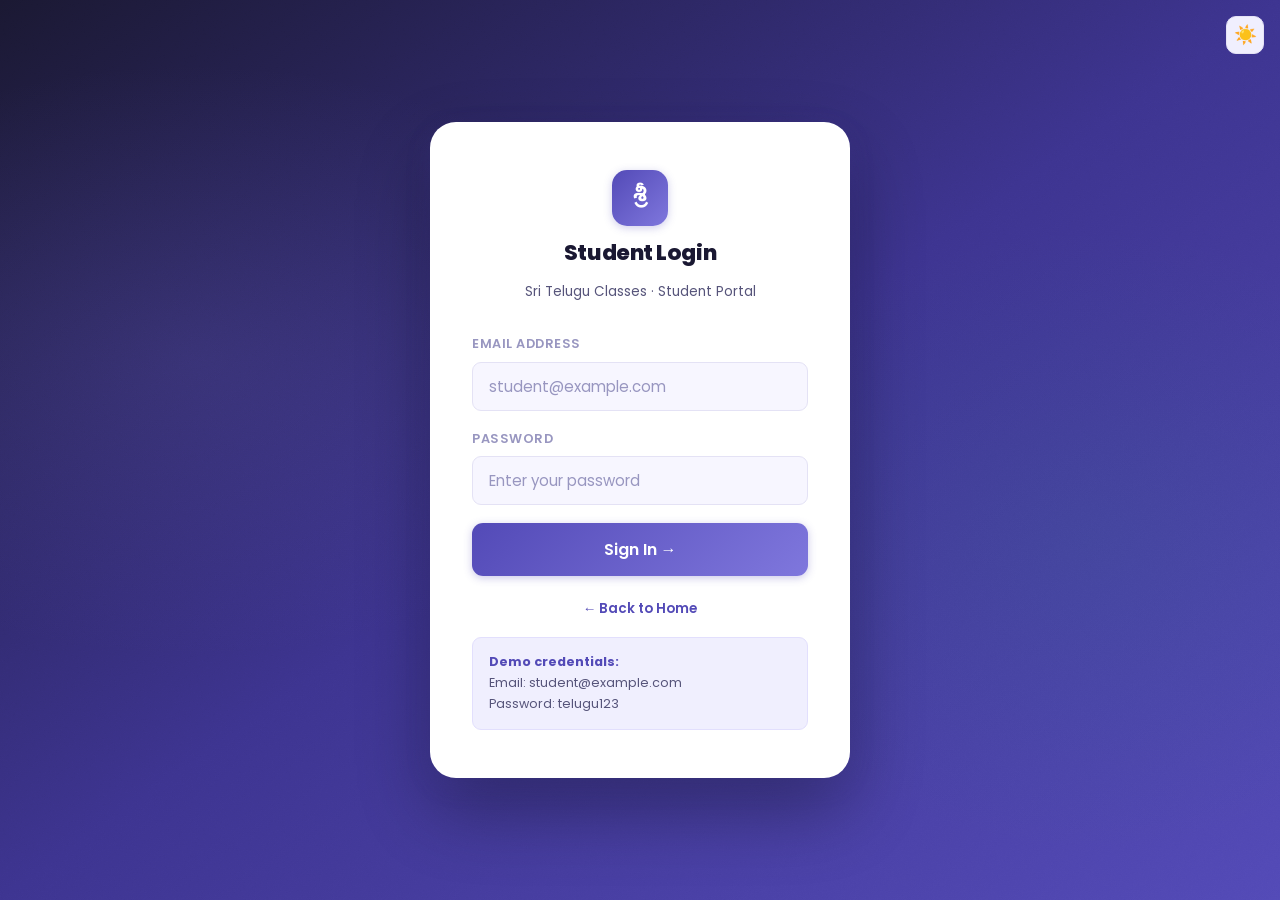
<file: login.html>
<!DOCTYPE html>
<html lang="en">
<head>
  <meta charset="UTF-8">
  <meta name="viewport" content="width=device-width, initial-scale=1.0">
  <title>Student Login — Sri Telugu Classes</title>
  <!-- ── Dark Mode: apply theme before render to prevent flash ── -->
  <script>
    (function(){
      try {
        var t = localStorage.getItem('stc-theme');
        if (t === 'dark') document.documentElement.setAttribute('data-theme','dark');
      } catch(e){}
    })();
  </script>

  <link rel="icon" type="image/svg+xml" href="favicon.svg">
  <link rel="icon" type="image/png" sizes="32x32" href="favicon-32.png">
  <link rel="apple-touch-icon" href="apple-touch-icon.png">

  <!-- ── PWA ── -->
  <link rel="manifest" href="manifest.webmanifest">
  <meta name="theme-color" content="#534AB7">
  <meta name="mobile-web-app-capable" content="yes">
  <meta name="apple-mobile-web-app-capable" content="yes">
  <meta name="apple-mobile-web-app-status-bar-style" content="black-translucent">
  <meta name="apple-mobile-web-app-title" content="Telugu Classes">

  <link rel="preconnect" href="https://fonts.googleapis.com">
  <link rel="preconnect" href="https://fonts.gstatic.com" crossorigin>
  <link href="https://fonts.googleapis.com/css2?family=Poppins:wght@300;400;500;600;700;800&family=Noto+Sans+Telugu:wght@400;600;700&display=swap" rel="stylesheet">
  <link rel="stylesheet" href="styles.css">
</head>
<body>

<div class="auth-page">
  <!-- Dark mode toggle — top-right corner -->
  <button class="dark-toggle" id="darkToggle"
          style="position:fixed;top:16px;right:16px;z-index:9100;"
          aria-label="Toggle dark mode" title="Toggle dark mode">
    <span class="icon-sun" aria-hidden="true">☀️</span>
    <span class="icon-moon" aria-hidden="true">🌙</span>
  </button>
  <div class="auth-card">

    <!-- Logo -->
    <div class="auth-logo">
      <div class="logo-icon telugu">శ్రీ</div>
      <h2>Student Login</h2>
      <p>Sri Telugu Classes · Student Portal</p>
    </div>

    <!-- Alerts -->
    <div class="alert alert-error"   id="errorAlert"></div>
    <div class="alert alert-success" id="successAlert"></div>

    <!-- Form -->
    <form id="loginForm" novalidate>
      <div class="form-group">
        <label for="email">Email Address</label>
        <input type="email" id="email" placeholder="student@example.com"
               required autocomplete="email">
      </div>
      <div class="form-group">
        <label for="password">Password</label>
        <input type="password" id="password" placeholder="Enter your password"
               required autocomplete="current-password">
      </div>
      <button type="submit" class="btn btn-primary btn-lg"
              style="width:100%;" id="loginBtn">
        Sign In →
      </button>
    </form>

    <!-- Back link -->
    <div class="auth-footer">
      <a href="index.html">← Back to Home</a>
    </div>

    <!-- Demo hint -->
    <div class="demo-hint">
      <strong>Demo credentials:</strong><br>
      Email: student@example.com<br>
      Password: telugu123
    </div>

  </div>
</div>

<script>
  // ── Page Transitions ──
  (function() {
    document.body.classList.add('page-entering');
    document.body.addEventListener('animationend', function onEnter(e) {
      if (e.animationName === 'page-fade-in') {
        document.body.classList.remove('page-entering');
        document.body.removeEventListener('animationend', onEnter);
      }
    });
    document.addEventListener('click', function(e) {
      var target = e.target.closest('a[href]');
      if (!target) return;
      var href = target.getAttribute('href');
      if (!href) return;
      var isExternal  = target.hostname && target.hostname !== window.location.hostname;
      var isHashOnly  = href.charAt(0) === '#';
      var isSpecial   = /^(mailto:|tel:|javascript:)/i.test(href);
      var opensNewTab = target.target === '_blank';
      if (isExternal || isHashOnly || isSpecial || opensNewTab) return;
      e.preventDefault();
      var dest = target.href;
      document.body.classList.add('page-leaving');
      setTimeout(function() { window.location.href = dest; }, 260);
    });
  })();
</script>
<script src="students-data.js"></script>
<script src="app.js"></script>
<script>
  // Already logged in → go straight to dashboard
  if (getSession()) {
    document.body.classList.add('page-leaving');
    setTimeout(function() { window.location.href = 'dashboard.html'; }, 260);
  }

  // ── Dark Mode Toggle ──
  (function() {
    var btn = document.getElementById('darkToggle');
    if (!btn) return;
    function getTheme() { try { return localStorage.getItem('stc-theme') || 'light'; } catch(e) { return 'light'; } }
    function setTheme(theme) {
      try { localStorage.setItem('stc-theme', theme); } catch(e) {}
      if (theme === 'dark') { document.documentElement.setAttribute('data-theme', 'dark'); }
      else { document.documentElement.removeAttribute('data-theme'); }
      btn.setAttribute('aria-label', theme === 'dark' ? 'Switch to light mode' : 'Switch to dark mode');
    }
    setTheme(getTheme());
    btn.addEventListener('click', function() {
      var current = document.documentElement.getAttribute('data-theme') === 'dark' ? 'dark' : 'light';
      setTheme(current === 'dark' ? 'light' : 'dark');
    });
  })();

  document.getElementById('loginForm').addEventListener('submit', function(e) {
    e.preventDefault();

    var email    = document.getElementById('email').value.trim();
    var password = document.getElementById('password').value;
    var errEl    = document.getElementById('errorAlert');
    var okEl     = document.getElementById('successAlert');
    var btn      = document.getElementById('loginBtn');

    errEl.style.display = 'none';
    okEl.style.display  = 'none';

    if (!email || !password) {
      errEl.textContent    = 'Please enter your email and password.';
      errEl.style.display  = 'block';
      return;
    }

    btn.textContent = 'Signing in…';
    btn.disabled    = true;

    // Small delay so the button feedback is visible
    setTimeout(function() {
      var result = loginStudent(email, password);
      if (result.success) {
        okEl.textContent   = 'Welcome back, ' + result.student.name + '! Redirecting…';
        okEl.style.display = 'block';
        setTimeout(function() {
          document.body.classList.add('page-leaving');
          setTimeout(function() { window.location.href = 'dashboard.html'; }, 260);
        }, 700);
      } else {
        errEl.textContent   = result.message;
        errEl.style.display = 'block';
        btn.textContent = 'Sign In →';
        btn.disabled    = false;
      }
    }, 500);
  });
</script>
<script>
  if ('serviceWorker' in navigator) { window.addEventListener('load', function() { navigator.serviceWorker.register('sw.js'); }); }
</script>
</body>
</html>
</file>
<file: styles.css>
/* ============================================
   SRI TELUGU CLASSES — Shared Styles v2
   ============================================ */

@import url('https://fonts.googleapis.com/css2?family=Poppins:wght@300;400;500;600;700;800&family=Noto+Sans+Telugu:wght@400;600;700&display=swap');

:root {
  --primary:       #534AB7;
  --primary-light: #7F77DD;
  --primary-dark:  #3D3490;
  --primary-50:    #F0EFFE;
  --primary-100:   #E2DFFD;
  --accent:        #1D9E75;
  --accent-light:  #25C491;
  --accent-50:     #E6F9F3;
  --bg:            #F7F6FF;
  --bg-dark:       #1A1832;
  --text:          #1A1832;
  --text-light:    #56547A;
  --text-muted:    #9896C0;
  --card-bg:       #FFFFFF;
  --border:        #E4E2F5;
  --border-strong: #C9C6E8;
  --shadow-sm:     0 1px 3px rgba(83,74,183,.07), 0 1px 2px rgba(83,74,183,.05);
  --shadow:        0 4px 16px rgba(83,74,183,.09), 0 2px 6px rgba(83,74,183,.05);
  --shadow-lg:     0 12px 32px rgba(83,74,183,.15), 0 4px 12px rgba(83,74,183,.07);
  --shadow-xl:     0 24px 56px rgba(83,74,183,.20), 0 8px 20px rgba(83,74,183,.09);
  --radius:        12px;
  --radius-lg:     18px;
  --radius-xl:     26px;
  --max-w:         1180px;
}

*, *::before, *::after { margin: 0; padding: 0; box-sizing: border-box; }
html { scroll-behavior: smooth; }

body {
  font-family: 'Poppins', sans-serif;
  background: var(--bg);
  color: var(--text);
  line-height: 1.6;
  -webkit-font-smoothing: antialiased;
}

/* ============================
   PAGE TRANSITIONS
   ============================ */
@keyframes page-fade-in {
  from { opacity: 0; transform: translateY(10px); }
  to   { opacity: 1; transform: translateY(0); }
}
@keyframes page-fade-out {
  from { opacity: 1; transform: translateY(0); }
  to   { opacity: 0; transform: translateY(-8px); }
}

/* Fade-in on page load — respects prefers-reduced-motion */
@media (prefers-reduced-motion: no-preference) {
  body.page-entering {
    animation: page-fade-in 0.35s ease both;
  }
  body.page-leaving {
    animation: page-fade-out 0.25s ease both;
    pointer-events: none;
  }
}

.telugu { font-family: 'Noto Sans Telugu', sans-serif; }
a { text-decoration: none; color: inherit; }
img { max-width: 100%; }

h1, h2, h3, h4 { text-wrap: balance; }

/* skip-to-content for keyboard users */
.skip-link {
  position: absolute; left: -9999px; top: 4px; z-index: 9999;
  background: var(--primary); color: #fff;
  padding: 8px 18px; border-radius: 6px; font-weight: 600;
  font-size: .88rem;
}
.skip-link:focus { left: 4px; }

/* ============================
   BUTTONS
   ============================ */
.btn {
  display: inline-flex;
  align-items: center;
  justify-content: center;
  gap: 8px;
  padding: 10px 22px;
  border-radius: 9px;
  font-weight: 600;
  font-size: 0.9rem;
  cursor: pointer;
  transition: all .2s ease;
  border: none;
  font-family: 'Poppins', sans-serif;
  text-decoration: none;
  position: relative;
}
.btn:focus-visible {
  outline: 3px solid var(--primary-light);
  outline-offset: 3px;
}
.btn-primary {
  background: linear-gradient(135deg, var(--primary), var(--primary-light));
  color: #fff;
  box-shadow: 0 2px 8px rgba(83,74,183,.30);
}
.btn-primary:hover {
  transform: translateY(-2px);
  box-shadow: 0 8px 22px rgba(83,74,183,.38);
}
.btn-primary:active { transform: translateY(0) scale(.98); box-shadow: 0 2px 8px rgba(83,74,183,.25); }

.btn-outline {
  background: transparent;
  color: var(--primary);
  border: 2px solid var(--primary);
}
.btn-outline:hover { background: var(--primary); color: #fff; }
.btn-outline:active { transform: scale(.98); }

.btn-accent {
  background: linear-gradient(135deg, var(--accent), var(--accent-light));
  color: #fff;
  box-shadow: 0 2px 8px rgba(29,158,117,.28);
}
.btn-accent:hover {
  transform: translateY(-2px);
  box-shadow: 0 8px 22px rgba(29,158,117,.40);
}
.btn-accent:active { transform: translateY(0) scale(.98); }

.btn-ghost {
  background: rgba(255,255,255,.12);
  color: #fff;
  border: 1.5px solid rgba(255,255,255,.32);
  backdrop-filter: blur(6px);
}
.btn-ghost:hover { background: rgba(255,255,255,.22); border-color: rgba(255,255,255,.5); }
.btn-ghost:active { transform: scale(.98); }

.btn-lg { padding: 14px 34px; font-size: 1rem; border-radius: 11px; }
.btn-sm { padding: 7px 16px; font-size: 0.8rem; }

/* ============================
   NAVBAR
   ============================ */
.navbar {
  background: rgba(255,255,255,.92);
  border-bottom: 1px solid var(--border);
  padding: 0 5%;
  display: flex;
  align-items: center;
  justify-content: space-between;
  height: 68px;
  position: sticky;
  top: 0;
  z-index: 900;
  box-shadow: 0 1px 0 var(--border), 0 4px 16px rgba(83,74,183,.06);
  backdrop-filter: blur(12px);
  -webkit-backdrop-filter: blur(12px);
  transition: background .25s ease, box-shadow .25s ease;
}

/* Scrolled state — more opaque bg + stronger shadow */
.navbar.scrolled {
  background: rgba(255,255,255,.98);
  box-shadow:
    0 1px 0 var(--border),
    0 6px 28px rgba(83,74,183,.14),
    0 2px 8px rgba(83,74,183,.08);
}

.logo {
  display: flex;
  align-items: center;
  gap: 10px;
  font-weight: 700;
  font-size: 1rem;
  color: var(--text);
  white-space: nowrap;
}
.logo-icon {
  width: 40px; height: 40px;
  background: linear-gradient(135deg, var(--primary), var(--primary-light));
  border-radius: 11px;
  display: flex; align-items: center; justify-content: center;
  color: #fff;
  font-family: 'Noto Sans Telugu', sans-serif;
  font-size: 1.1rem; font-weight: 700;
  flex-shrink: 0;
  box-shadow: 0 2px 8px rgba(83,74,183,.28);
}

.nav-links {
  display: flex;
  gap: 32px;
  list-style: none;
}
.nav-links a {
  color: var(--text-light);
  font-weight: 500;
  font-size: 0.9rem;
  transition: color .18s;
  padding: 4px 0;
  position: relative;
}
.nav-links a::after {
  content: '';
  position: absolute; bottom: -2px; left: 0; right: 0;
  height: 2px; background: var(--primary);
  transform: scaleX(0); transform-origin: center;
  transition: transform .2s ease;
  border-radius: 2px;
}
.nav-links a:hover { color: var(--primary); }
.nav-links a:hover::after { transform: scaleX(1); }

/* Active section link — highlighted while that section is in view */
.nav-links a.nav-active {
  color: var(--primary);
  font-weight: 600;
}
.nav-links a.nav-active::after {
  transform: scaleX(1);
  background: var(--primary);
}

.nav-actions { display: flex; align-items: center; gap: 12px; }

.hamburger {
  display: none;
  flex-direction: column;
  gap: 5px;
  cursor: pointer;
  background: none; border: none; padding: 6px;
  border-radius: 8px;
  transition: background .2s;
}
.hamburger:hover { background: var(--primary-50); }
.hamburger span {
  display: block; width: 24px; height: 2px;
  background: var(--text); border-radius: 3px;
  transition: all .3s;
}

/* ============================
   HERO
   ============================ */
.hero {
  background: linear-gradient(145deg, #1A1832 0%, #3D3490 45%, #534AB7 78%, #7F77DD 100%);
  color: #fff;
  padding: 108px 5% 92px;
  text-align: center;
  position: relative;
  overflow: hidden;
}

/* Layered radial depth */
.hero::before {
  content: '';
  position: absolute; inset: 0; z-index: 0;
  background:
    radial-gradient(ellipse 60% 50% at 15% 35%, rgba(127,119,221,.18) 0%, transparent 60%),
    radial-gradient(ellipse 50% 60% at 85% 65%, rgba(29,158,117,.10) 0%, transparent 55%),
    radial-gradient(ellipse 80% 40% at 50% 110%, rgba(255,255,255,.04) 0%, transparent 50%);
}

/* Grain texture overlay */
.hero::after {
  content: '';
  position: absolute; inset: 0; z-index: 1;
  background-image: url("data:image/svg+xml,%3Csvg xmlns='http://www.w3.org/2000/svg' width='400' height='400'%3E%3Cfilter id='n'%3E%3CfeTurbulence type='fractalNoise' baseFrequency='0.78' numOctaves='4' stitchTiles='stitch'/%3E%3CfeColorMatrix type='saturate' values='0'/%3E%3C/filter%3E%3Crect width='100%25' height='100%25' filter='url(%23n)' opacity='0.055'/%3E%3C/svg%3E");
  background-size: 300px 300px;
  pointer-events: none;
  mix-blend-mode: overlay;
}

/* Floating Telugu characters */
.hero-bg-chars {
  position: absolute; inset: 0; z-index: 1;
  overflow: hidden; pointer-events: none;
  user-select: none;
}
.hero-char {
  position: absolute;
  font-family: 'Noto Sans Telugu', sans-serif;
  font-weight: 700;
  color: rgba(255,255,255,.055);
  line-height: 1;
  animation: float-char 14s infinite ease-in-out;
}
.hero-char:nth-child(1) { font-size: clamp(5rem,9vw,11rem); top: 6%;  left: 2%;  animation-delay: 0s;   animation-duration: 13s; }
.hero-char:nth-child(2) { font-size: clamp(3rem,6vw,8rem);  top: 58%; left: 6%;  animation-delay: 2.5s; animation-duration: 15s; }
.hero-char:nth-child(3) { font-size: clamp(6rem,10vw,14rem);top: 8%;  right: 3%; animation-delay: 5s;   animation-duration: 12s; color: rgba(255,255,255,.04); }
.hero-char:nth-child(4) { font-size: clamp(3rem,5vw,7rem);  bottom:8%;right: 7%; animation-delay: 1.2s; animation-duration: 16s; }
.hero-char:nth-child(5) { font-size: clamp(4rem,7vw,10rem); top: 45%; left: 38%; animation-delay: 3.5s; animation-duration: 11s; color: rgba(255,255,255,.03); }
.hero-char:nth-child(6) { font-size: clamp(2rem,4vw,6rem);  bottom:20%;left: 20%;animation-delay: 7s;   animation-duration: 14s; }

@keyframes float-char {
  0%, 100% { transform: translateY(0px) rotate(0deg); }
  30%       { transform: translateY(-18px) rotate(4deg); }
  65%       { transform: translateY(10px) rotate(-3deg); }
}

/* ── Hero comic scene: kids learning Telugu ── */
.hero-scene {
  position: absolute;
  left: 0; right: 0; bottom: -2px;
  z-index: 1;
  pointer-events: none;
  user-select: none;
  opacity: .55;
}
.hero-scene img {
  display: block;
  width: 100%;
  height: auto;
  max-height: 230px;
  object-fit: contain;
  object-position: bottom center;
}
@media (max-width: 760px) {
  .hero-scene { display: none; }
}

.hero-content {
  position: relative; z-index: 2;
  max-width: 740px; margin: 0 auto;
}

.hero h1 {
  font-size: clamp(2.1rem, 5.2vw, 3.6rem);
  font-weight: 800;
  line-height: 1.15;
  letter-spacing: -0.02em;
  margin-bottom: 12px;
}
/* ── Bilingual hero word crossfade ── */
.hero-bilingual {
  display: inline-block;
  position: relative;
  /* Reserve enough horizontal space for the wider of the two words.
     "తెలుగు" renders slightly wider at this weight, so we let it
     set the natural width and prevent layout reflow. */
  white-space: nowrap;
}

.hero-bilingual-en,
.hero-bilingual-te {
  display: inline-block;
}

/* Telugu script word: absolutely stacked on top of the English word */
.hero-bilingual-te {
  position: absolute;
  left: 50%;
  transform: translateX(-50%);
  /* Match hero h1 line-height baseline so it doesn't shift the line */
  top: 0;
  /* Telugu script renders slightly taller — align visually to cap-height */
  font-size: .88em;
  letter-spacing: .01em;
}

/* ── Keyframe definitions ── */
@keyframes bilingual-fade-en {
  /* English word: visible → invisible → visible */
  0%, 38%   { opacity: 1; }
  48%, 88%  { opacity: 0; }
  100%      { opacity: 1; }
}
@keyframes bilingual-fade-te {
  /* Telugu word: invisible → visible → invisible */
  0%, 38%   { opacity: 0; }
  48%, 88%  { opacity: 1; }
  100%      { opacity: 0; }
}

/* ── Apply animations (only when motion is OK) ── */
@media (prefers-reduced-motion: no-preference) {
  .hero-bilingual-en {
    animation: bilingual-fade-en 6s ease-in-out infinite;
  }
  .hero-bilingual-te {
    animation: bilingual-fade-te 6s ease-in-out infinite;
    /* Start Telugu word hidden */
    opacity: 0;
  }
}

/* ── Reduced-motion fallback: show English, hide Telugu overlay ── */
@media (prefers-reduced-motion: reduce) {
  .hero-bilingual-te {
    display: none;
  }
}

.hero-telugu {
  font-family: 'Noto Sans Telugu', sans-serif;
  font-size: clamp(1.3rem, 3vw, 2.2rem);
  opacity: .82;
  display: block;
  margin-bottom: 22px;
  letter-spacing: .02em;
}
.hero p {
  font-size: 1.05rem;
  opacity: .82;
  max-width: 520px;
  margin: 0 auto 40px;
  line-height: 1.72;
}
.hero-actions { display: flex; gap: 14px; justify-content: center; flex-wrap: wrap; }

/* ============================
   STATS BAR
   ============================ */
.stats-bar {
  background: linear-gradient(135deg, var(--primary-dark) 0%, var(--primary) 60%, var(--primary-light) 100%);
  display: flex;
  justify-content: center;
  overflow-x: auto;
  position: relative;
}
.stats-bar::before {
  content: '';
  position: absolute; inset: 0;
  background-image: url("data:image/svg+xml,%3Csvg xmlns='http://www.w3.org/2000/svg' width='300' height='300'%3E%3Cfilter id='n'%3E%3CfeTurbulence type='fractalNoise' baseFrequency='0.78' numOctaves='4' stitchTiles='stitch'/%3E%3CfeColorMatrix type='saturate' values='0'/%3E%3C/filter%3E%3Crect width='100%25' height='100%25' filter='url(%23n)' opacity='0.06'/%3E%3C/svg%3E");
  background-size: 200px 200px;
  pointer-events: none;
  mix-blend-mode: overlay;
}
.stat-item {
  display: flex; flex-direction: column; align-items: center;
  padding: 28px 52px;
  border-right: 1px solid rgba(255,255,255,.15);
  flex-shrink: 0;
  position: relative; z-index: 1;
}
.stat-item:last-child { border-right: none; }
.stat-number {
  font-size: 2rem; font-weight: 800;
  color: #fff; line-height: 1;
  letter-spacing: -0.02em;
  font-variant-numeric: tabular-nums;
  min-width: 3ch; /* prevent layout shift during count animation */
  display: inline-block;
}
.stat-label {
  font-size: 0.75rem; color: rgba(255,255,255,.72);
  text-transform: uppercase; letter-spacing: .8px;
  margin-top: 5px; font-weight: 500;
}

/* ============================
   SECTIONS
   ============================ */
.section { padding: 88px 5%; max-width: calc(var(--max-w) + 10%); margin: 0 auto; }
.section-alt { background: #fff; max-width: none; }
.section-alt > * { max-width: var(--max-w); margin-left: auto; margin-right: auto; }

.section-header { text-align: center; margin-bottom: 56px; }
.section-tag {
  display: inline-block;
  background: var(--primary-50);
  color: var(--primary);
  padding: 5px 14px; border-radius: 100px;
  font-size: 0.75rem; font-weight: 700;
  text-transform: uppercase; letter-spacing: 1.2px;
  margin-bottom: 14px;
  border: 1px solid var(--primary-100);
}
.section-title {
  font-size: clamp(1.6rem, 3vw, 2.3rem);
  font-weight: 800;
  margin-bottom: 14px;
  letter-spacing: -0.02em;
  line-height: 1.2;
}
.section-subtitle {
  color: var(--text-light);
  font-size: .97rem;
  max-width: 520px;
  margin: 0 auto;
  line-height: 1.7;
}

/* ============================
   WHY CHOOSE US
   ============================ */
.why-section {
  background: var(--bg-dark);
  position: relative;
  overflow: hidden;
}

/* Subtle radial glows on dark bg */
.why-section::before {
  content: '';
  position: absolute; inset: 0; z-index: 0;
  background:
    radial-gradient(ellipse 55% 70% at 10% 50%, rgba(83,74,183,.22) 0%, transparent 55%),
    radial-gradient(ellipse 50% 60% at 90% 40%, rgba(29,158,117,.12) 0%, transparent 50%),
    radial-gradient(ellipse 70% 40% at 50% 110%, rgba(127,119,221,.08) 0%, transparent 55%);
  pointer-events: none;
}

/* Grain texture on dark section */
.why-section::after {
  content: '';
  position: absolute; inset: 0; z-index: 0;
  background-image: url("data:image/svg+xml,%3Csvg xmlns='http://www.w3.org/2000/svg' width='300' height='300'%3E%3Cfilter id='n'%3E%3CfeTurbulence type='fractalNoise' baseFrequency='0.78' numOctaves='4' stitchTiles='stitch'/%3E%3CfeColorMatrix type='saturate' values='0'/%3E%3C/filter%3E%3Crect width='100%25' height='100%25' filter='url(%23n)' opacity='0.045'/%3E%3C/svg%3E");
  background-size: 250px 250px;
  pointer-events: none;
  mix-blend-mode: overlay;
}

.why-inner {
  max-width: var(--max-w);
  margin: 0 auto;
  position: relative;
  z-index: 1;
}

/* Override section-header text colors for dark bg */
.why-section .section-tag {
  background: rgba(127,119,221,.18);
  color: var(--primary-light);
  border-color: rgba(127,119,221,.30);
}
.why-section .section-title {
  color: #fff;
}
.why-section .section-subtitle {
  color: rgba(255,255,255,.62);
}

/* 3-column grid */
.why-grid {
  display: grid;
  grid-template-columns: repeat(3, 1fr);
  gap: 24px;
}

.why-card {
  background: rgba(255,255,255,.05);
  border: 1px solid rgba(255,255,255,.10);
  border-radius: var(--radius-xl);
  padding: 40px 30px 36px;
  display: flex;
  flex-direction: column;
  gap: 22px;
  position: relative;
  overflow: hidden;
  backdrop-filter: blur(6px);
  -webkit-backdrop-filter: blur(6px);
  transition: transform .28s ease, box-shadow .28s ease, border-color .28s ease, background .28s ease;
}

.why-card:hover {
  transform: translateY(-7px);
  background: rgba(255,255,255,.09);
  border-color: rgba(255,255,255,.20);
  box-shadow:
    0 20px 48px rgba(0,0,0,.30),
    0 6px 16px rgba(83,74,183,.20);
}

/* Large icon container */
.why-card-icon {
  width: 72px;
  height: 72px;
  border-radius: 20px;
  background: linear-gradient(135deg, rgba(127,119,221,.22), rgba(83,74,183,.30));
  border: 1px solid rgba(127,119,221,.30);
  display: flex;
  align-items: center;
  justify-content: center;
  color: var(--primary-light);
  flex-shrink: 0;
  box-shadow: 0 4px 18px rgba(83,74,183,.22);
  transition: transform .28s ease, box-shadow .28s ease;
}

.why-card-icon--accent {
  background: linear-gradient(135deg, rgba(29,158,117,.20), rgba(37,196,145,.26));
  border-color: rgba(29,158,117,.30);
  color: var(--accent-light);
  box-shadow: 0 4px 18px rgba(29,158,117,.20);
}

.why-card-icon--gold {
  background: linear-gradient(135deg, rgba(245,158,11,.16), rgba(252,211,77,.22));
  border-color: rgba(245,158,11,.28);
  color: #FCD34D;
  box-shadow: 0 4px 18px rgba(245,158,11,.16);
}

.why-card:hover .why-card-icon {
  transform: scale(1.08);
  box-shadow: 0 8px 28px rgba(83,74,183,.32);
}

.why-card-body {
  display: flex;
  flex-direction: column;
  gap: 10px;
  flex: 1;
}

.why-card-title {
  font-size: 1.13rem;
  font-weight: 700;
  color: #fff;
  letter-spacing: -0.01em;
  line-height: 1.3;
  margin: 0;
}

.why-card-desc {
  font-size: 0.88rem;
  color: rgba(255,255,255,.60);
  line-height: 1.72;
  margin: 0;
}

/* Bottom accent bar — visible on hover */
.why-card-accent {
  position: absolute;
  bottom: 0; left: 0; right: 0;
  height: 3px;
  background: linear-gradient(90deg, var(--primary), var(--primary-light));
  border-radius: 0 0 var(--radius-xl) var(--radius-xl);
  opacity: 0;
  transition: opacity .28s ease;
}
.why-card-accent--accent {
  background: linear-gradient(90deg, var(--accent), var(--accent-light));
}
.why-card-accent--gold {
  background: linear-gradient(90deg, #D97706, #FCD34D);
}
.why-card:hover .why-card-accent {
  opacity: 1;
}

/* Responsive: 2-col then 1-col */
@media (max-width: 860px) {
  .why-grid {
    grid-template-columns: repeat(2, 1fr);
  }
  .why-card:last-child {
    grid-column: 1 / -1;
    max-width: 420px;
    margin: 0 auto;
    width: 100%;
  }
}

@media (max-width: 600px) {
  .why-grid {
    grid-template-columns: 1fr;
  }
  .why-card:last-child {
    grid-column: auto;
    max-width: none;
    margin: 0;
  }
  .why-card {
    padding: 30px 24px 28px;
  }
}

/* ============================
   COURSE CARDS — 2×2 grid
   ============================ */
.courses-grid {
  display: grid;
  grid-template-columns: repeat(2, 1fr);
  gap: 22px;
}
.course-card {
  background: #fff;
  border-radius: var(--radius-lg);
  overflow: hidden;
  transition: transform .26s ease, box-shadow .26s ease;
  display: flex; flex-direction: column;
  box-shadow: var(--shadow-sm);
  border: 1px solid var(--border);
}
.course-card:hover {
  transform: translateY(-5px);
  box-shadow: var(--shadow-lg);
  border-color: transparent;
}
.course-card-bar {
  height: 5px;
}
.course-card:nth-child(1) .course-card-bar { background: linear-gradient(90deg, var(--primary), var(--primary-light)); }
.course-card:nth-child(2) .course-card-bar { background: linear-gradient(90deg, var(--accent), var(--accent-light)); }
.course-card:nth-child(3) .course-card-bar { background: linear-gradient(90deg, #F59E0B, #FCD34D); }
.course-card:nth-child(4) .course-card-bar { background: linear-gradient(90deg, #EF4444, #F87171); }

.course-card-body {
  padding: 26px 24px 22px;
  flex: 1; display: flex; flex-direction: column;
}
.course-icon {
  width: 50px; height: 50px; border-radius: 13px;
  display: flex; align-items: center; justify-content: center;
  font-size: 1.45rem; margin-bottom: 16px; flex-shrink: 0;
}
.course-card h3 {
  font-size: 1.08rem; font-weight: 700;
  margin-bottom: 8px;
  letter-spacing: -0.01em;
}
.course-card p {
  font-size: .87rem; color: var(--text-light);
  margin-bottom: 18px; line-height: 1.65; flex: 1;
}
.course-meta {
  display: flex; gap: 10px; font-size: .77rem;
  color: var(--text-muted); margin-bottom: 18px;
}
.course-card .btn {
  align-self: flex-start;
  margin-top: auto;
}

/* ============================
   TEACHER PROFILE CARDS
   ============================ */
.teachers-section {
  background: var(--bg);
}

.teachers-grid {
  display: grid;
  grid-template-columns: repeat(2, minmax(0, 400px));
  justify-content: center;
  gap: 24px;
  max-width: var(--max-w);
  margin: 0 auto;
}

.teacher-card {
  background: #fff;
  border: 1px solid var(--border);
  border-radius: var(--radius-xl);
  padding: 32px 28px 28px;
  display: flex;
  flex-direction: column;
  align-items: center;
  text-align: center;
  box-shadow: var(--shadow-sm);
  transition: transform .28s ease, box-shadow .28s ease, border-color .28s ease;
  position: relative;
  overflow: hidden;
}

/* Subtle top gradient glow on card */
.teacher-card::before {
  content: '';
  position: absolute;
  top: 0; left: 0; right: 0;
  height: 4px;
  border-radius: var(--radius-xl) var(--radius-xl) 0 0;
  opacity: 0;
  transition: opacity .28s ease;
}
.teacher-card:nth-child(1)::before { background: linear-gradient(90deg, var(--primary), var(--primary-light)); }
.teacher-card:nth-child(2)::before { background: linear-gradient(90deg, var(--accent), var(--accent-light)); }
.teacher-card:nth-child(3)::before { background: linear-gradient(90deg, #D97706, #F59E0B); }

.teacher-card:hover {
  transform: translateY(-6px);
  box-shadow: var(--shadow-xl);
  border-color: transparent;
}
.teacher-card:hover::before {
  opacity: 1;
}

/* Avatar wrapper — holds avatar + online dot */
.teacher-avatar-wrap {
  position: relative;
  margin-bottom: 22px;
  flex-shrink: 0;
}

/* Gradient initials avatar */
.teacher-avatar {
  width: 84px;
  height: 84px;
  border-radius: 50%;
  display: flex;
  align-items: center;
  justify-content: center;
  color: #fff;
  font-weight: 800;
  font-size: 1.55rem;
  letter-spacing: 0.02em;
  box-shadow: 0 6px 22px rgba(83,74,183,.28);
  transition: box-shadow .28s ease, transform .28s ease;
}
.teacher-card:hover .teacher-avatar {
  transform: scale(1.06);
  box-shadow: 0 10px 32px rgba(83,74,183,.36);
}

/* Green "available" dot */
.teacher-status {
  position: absolute;
  bottom: 4px;
  right: 4px;
  width: 18px;
  height: 18px;
  border-radius: 50%;
  background: var(--accent);
  border: 3px solid #fff;
  box-shadow: 0 2px 6px rgba(29,158,117,.40);
}

.teacher-body {
  display: flex;
  flex-direction: column;
  align-items: center;
  gap: 10px;
  width: 100%;
}

.teacher-name {
  font-size: 1.08rem;
  font-weight: 700;
  letter-spacing: -0.01em;
  color: var(--text);
  margin: 0;
  line-height: 1.3;
}

/* Subject badge */
.teacher-badge {
  display: inline-block;
  padding: 4px 14px;
  border-radius: 100px;
  font-size: 0.72rem;
  font-weight: 700;
  text-transform: uppercase;
  letter-spacing: 0.9px;
  white-space: nowrap;
}
.teacher-badge--primary {
  background: var(--primary-50);
  color: var(--primary);
  border: 1px solid var(--primary-100);
}
.teacher-badge--accent {
  background: var(--accent-50);
  color: var(--accent);
  border: 1px solid rgba(29,158,117,.22);
}
.teacher-badge--gold {
  background: rgba(245,158,11,.08);
  color: #92400E;
  border: 1px solid rgba(245,158,11,.28);
}

.teacher-bio {
  font-size: 0.875rem;
  color: var(--text-light);
  line-height: 1.7;
  margin: 0;
  max-width: 260px;
}

.teacher-meta {
  margin-top: 4px;
}
.teacher-exp {
  font-size: 0.78rem;
  color: var(--text-muted);
  font-weight: 500;
}

/* Responsive: 2-col on tablet, 1-col on mobile */
@media (max-width: 860px) {
  .teachers-grid {
    grid-template-columns: repeat(2, 1fr);
  }
}
@media (max-width: 560px) {
  .teachers-grid {
    grid-template-columns: 1fr;
  }
  .teacher-card {
    padding: 28px 22px 24px;
  }
}

/* ============================
   TESTIMONIALS
   ============================ */
.testimonials-grid {
  display: grid;
  grid-template-columns: 1fr 1fr;
  grid-template-rows: auto auto;
  gap: 20px;
}
/* First card spans full width */
.testimonial-card:first-child {
  grid-column: 1 / -1;
  display: grid;
  grid-template-columns: 1fr auto;
  gap: 32px;
  align-items: center;
}
.testimonial-card {
  background: #fff;
  border: 1px solid var(--border);
  border-radius: var(--radius-lg);
  padding: 32px;
  transition: box-shadow .26s ease;
  position: relative;
  box-shadow: var(--shadow-sm);
}
.testimonial-card:hover { box-shadow: var(--shadow-lg); border-color: transparent; }

.testimonial-card::before {
  content: '\201C';
  position: absolute; top: 20px; left: 26px;
  font-size: 5rem; line-height: 1;
  color: var(--primary-100);
  font-family: Georgia, serif;
  font-weight: 700;
  pointer-events: none;
}
.testimonial-card:first-child::before { font-size: 7rem; top: 16px; }

.stars { color: #F59E0B; font-size: .95rem; margin-bottom: 16px; letter-spacing: 3px; }
.testimonial-text {
  font-size: .92rem; color: var(--text-light);
  line-height: 1.78; margin-bottom: 20px;
  font-style: italic;
  position: relative; z-index: 1;
}
.testimonial-card:first-child .testimonial-text { font-size: 1rem; }

.testimonial-author { display: flex; align-items: center; gap: 12px; }
.author-avatar {
  width: 44px; height: 44px; border-radius: 12px;
  background: linear-gradient(135deg, var(--primary), var(--primary-light));
  display: flex; align-items: center; justify-content: center;
  color: #fff; font-weight: 700; font-size: .88rem;
  flex-shrink: 0;
  box-shadow: 0 2px 8px rgba(83,74,183,.25);
}
.author-name { font-weight: 700; font-size: .88rem; }
.author-role { font-size: .78rem; color: var(--text-muted); margin-top: 2px; }

/* ============================
   ENROLLMENT SECTION
   ============================ */
.enrollment-section {
  background: linear-gradient(145deg, #1A1832 0%, #3D3490 45%, #534AB7 80%, #6E65D3 100%);
  color: #fff;
  text-align: center;
  padding: 88px 5%;
  position: relative;
  overflow: hidden;
}
.enrollment-section::before {
  content: '';
  position: absolute; inset: 0; z-index: 0;
  background:
    radial-gradient(ellipse 60% 80% at 90% 50%, rgba(29,158,117,.12) 0%, transparent 55%),
    radial-gradient(ellipse 50% 70% at 10% 50%, rgba(127,119,221,.14) 0%, transparent 55%);
}
.enrollment-section::after {
  content: '';
  position: absolute; inset: 0; z-index: 1;
  background-image: url("data:image/svg+xml,%3Csvg xmlns='http://www.w3.org/2000/svg' width='300' height='300'%3E%3Cfilter id='n'%3E%3CfeTurbulence type='fractalNoise' baseFrequency='0.78' numOctaves='4' stitchTiles='stitch'/%3E%3CfeColorMatrix type='saturate' values='0'/%3E%3C/filter%3E%3Crect width='100%25' height='100%25' filter='url(%23n)' opacity='0.05'/%3E%3C/svg%3E");
  background-size: 200px 200px;
  pointer-events: none;
  mix-blend-mode: overlay;
}
.enrollment-inner { position: relative; z-index: 2; }
.enrollment-section h2 {
  font-size: clamp(1.9rem, 3.5vw, 2.7rem);
  font-weight: 800;
  margin-bottom: 14px;
  letter-spacing: -0.025em;
}
.enrollment-section > .enrollment-inner > p {
  opacity: .82; margin-bottom: 40px;
  font-size: 1.05rem; max-width: 480px;
  margin-left: auto; margin-right: auto;
  line-height: 1.7;
}
.enrollment-form {
  display: flex; flex-direction: column; gap: 12px;
  max-width: 420px; margin: 0 auto 14px;
}
.enrollment-form input,
.enrollment-form select {
  padding: 14px 20px; border-radius: 10px;
  border: 2px solid transparent; outline: none;
  font-size: .95rem; font-family: 'Poppins', sans-serif;
  color: var(--text);
  background-color: #fff;
  box-shadow: 0 2px 8px rgba(0,0,0,.12);
  transition: box-shadow .2s, border-color .2s;
  width: 100%; box-sizing: border-box;
}
.enrollment-form input:focus,
.enrollment-form select:focus {
  box-shadow: 0 0 0 3px rgba(127,119,221,.45), 0 2px 8px rgba(0,0,0,.1);
}
.enrollment-form input::placeholder { color: var(--text-muted); }
.enrollment-form select:invalid { color: var(--text-muted); }
.enrollment-form .btn { width: 100%; justify-content: center; }
.enrollment-note { font-size: .78rem; opacity: .65; }
#enrollSuccess {
  margin-top: 14px; font-size: .9rem;
  opacity: .92; display: none;
}

/* Inline validation states */
.enrollment-form input.field-error,
.enrollment-form select.field-error {
  border-color: #EF4444;
  box-shadow: 0 0 0 3px rgba(239,68,68,.18), 0 2px 8px rgba(0,0,0,.10);
}
.enrollment-form input.field-ok,
.enrollment-form select.field-ok {
  border-color: #22C55E;
  box-shadow: 0 0 0 3px rgba(34,197,94,.15), 0 2px 8px rgba(0,0,0,.10);
}
.field-error-msg {
  display: none;
  font-size: .75rem;
  color: #FCA5A5;
  margin-top: -4px;
  text-align: left;
  padding-left: 4px;
  font-weight: 500;
}
.field-error-msg.visible { display: block; }

/* ============================
   FOOTER
   ============================ */
.footer {
  background: var(--bg-dark);
  color: rgba(255,255,255,.65);
  padding: 64px 5% 30px;
}
.footer-grid {
  display: grid;
  grid-template-columns: 2fr 1fr 1fr;
  gap: 48px;
  max-width: var(--max-w);
  margin: 0 auto 44px;
}
.footer-brand .logo-icon { width: 44px; height: 44px; font-size: 1.15rem; }
.footer-brand p { font-size: .87rem; line-height: 1.75; margin: 16px 0 12px; max-width: 280px; }
.footer-tagline { font-family: 'Noto Sans Telugu', sans-serif; color: var(--primary-light); font-size: 1.05rem; }

/* Social icons row */
.footer-socials {
  display: flex;
  gap: 12px;
  margin-top: 20px;
  align-items: center;
}
.footer-social-link {
  display: flex;
  align-items: center;
  justify-content: center;
  width: 38px;
  height: 38px;
  border-radius: 10px;
  background: rgba(255,255,255,.07);
  color: rgba(255,255,255,.6);
  transition: background .2s ease, color .2s ease, transform .18s ease;
  border: 1px solid rgba(255,255,255,.08);
}
.footer-social-link:hover {
  transform: translateY(-2px);
  color: #fff;
}
.footer-social-link--facebook:hover  { background: #1877F2; border-color: #1877F2; }
.footer-social-link--instagram:hover { background: linear-gradient(135deg, #F58529, #DD2A7B, #8134AF); border-color: #DD2A7B; }
.footer-social-link--youtube:hover   { background: #FF0000; border-color: #FF0000; }

.footer-col h4 {
  color: rgba(255,255,255,.9); font-size: .82rem; font-weight: 700;
  margin-bottom: 18px; text-transform: uppercase; letter-spacing: .8px;
}
.footer-col ul { list-style: none; }
.footer-col ul li { margin-bottom: 11px; }
.footer-col ul li a {
  font-size: .87rem; transition: color .18s;
  opacity: .72;
}
.footer-col ul li a:hover { color: #fff; opacity: 1; }
.footer-bottom {
  border-top: 1px solid rgba(255,255,255,.08);
  padding-top: 24px;
  max-width: var(--max-w);
  margin: 0 auto;
  display: flex; justify-content: space-between; align-items: center;
  flex-wrap: wrap; gap: 10px;
  font-size: .82rem;
}

/* ============================
   WHATSAPP FLOAT BUTTON
   ============================ */
.whatsapp-float {
  position: fixed;
  bottom: 28px;
  right: 28px;
  z-index: 9500;
  width: 60px;
  height: 60px;
  background: #25D366;
  border-radius: 50%;
  display: flex;
  align-items: center;
  justify-content: center;
  box-shadow:
    0 4px 18px rgba(37, 211, 102, 0.50),
    0 2px 6px rgba(0,0,0,.18);
  transition: transform .25s cubic-bezier(.34,1.56,.64,1), box-shadow .25s ease;
  text-decoration: none;
  /* subtle pulse ring */
  animation: wa-pulse 2.8s ease-out infinite;
}

.whatsapp-float:hover,
.whatsapp-float:focus-visible {
  transform: scale(1.14);
  box-shadow:
    0 8px 28px rgba(37, 211, 102, 0.65),
    0 4px 10px rgba(0,0,0,.20);
  animation: none; /* pause pulse on hover */
  outline: none;
}

.whatsapp-float:active {
  transform: scale(1.04);
}

.whatsapp-icon {
  width: 32px;
  height: 32px;
  flex-shrink: 0;
}

/* Tooltip */
.whatsapp-tooltip {
  position: absolute;
  right: calc(100% + 12px);
  top: 50%;
  transform: translateY(-50%) translateX(6px);
  white-space: nowrap;
  background: #1A1832;
  color: #fff;
  font-size: 0.8rem;
  font-weight: 600;
  font-family: 'Poppins', sans-serif;
  padding: 7px 14px;
  border-radius: 8px;
  pointer-events: none;
  opacity: 0;
  transition: opacity .2s ease, transform .2s ease;
  box-shadow: 0 4px 14px rgba(0,0,0,.22);
}

/* arrow on tooltip */
.whatsapp-tooltip::after {
  content: '';
  position: absolute;
  top: 50%;
  left: 100%;
  transform: translateY(-50%);
  border: 6px solid transparent;
  border-left-color: #1A1832;
}

.whatsapp-float:hover .whatsapp-tooltip,
.whatsapp-float:focus-visible .whatsapp-tooltip {
  opacity: 1;
  transform: translateY(-50%) translateX(0);
}

/* Pulse ring animation */
@keyframes wa-pulse {
  0%   { box-shadow: 0 4px 18px rgba(37,211,102,.50), 0 0 0 0 rgba(37,211,102,.45); }
  60%  { box-shadow: 0 4px 18px rgba(37,211,102,.50), 0 0 0 14px rgba(37,211,102,0); }
  100% { box-shadow: 0 4px 18px rgba(37,211,102,.50), 0 0 0 0 rgba(37,211,102,0); }
}

/* Adjust position on small screens */
@media (max-width: 600px) {
  .whatsapp-float {
    bottom: 18px;
    right: 18px;
    width: 54px;
    height: 54px;
  }
  .whatsapp-icon {
    width: 28px;
    height: 28px;
  }
  .whatsapp-tooltip {
    display: none; /* hide tooltip on mobile — label is in aria-label */
  }
}

/* ── WhatsApp teacher chooser menu ── */
.whatsapp-float { border: none; cursor: pointer; padding: 0; font-family: inherit; }
.whatsapp-menu {
  position: fixed;
  bottom: 102px;
  right: 28px;
  z-index: 9500;
  display: flex;
  flex-direction: column;
  gap: 10px;
  animation: wa-menu-up .25s ease both;
}
@keyframes wa-menu-up {
  from { opacity: 0; transform: translateY(10px); }
  to   { opacity: 1; transform: translateY(0); }
}
.whatsapp-menu-item {
  display: flex;
  align-items: center;
  gap: 12px;
  background: #fff;
  color: var(--text);
  border: 1px solid var(--border);
  border-radius: 14px;
  padding: 10px 18px 10px 10px;
  font-size: .85rem;
  line-height: 1.35;
  text-decoration: none;
  box-shadow: 0 10px 28px rgba(0,0,0,.18);
  transition: transform .15s ease, box-shadow .15s ease;
}
.whatsapp-menu-item:hover {
  transform: translateY(-2px);
  box-shadow: 0 14px 32px rgba(0,0,0,.22);
}
.whatsapp-menu-item small { color: var(--text-muted); font-size: .74rem; }
.whatsapp-menu-avatar {
  width: 40px;
  height: 40px;
  border-radius: 50%;
  display: flex;
  align-items: center;
  justify-content: center;
  color: #fff;
  font-weight: 700;
  flex-shrink: 0;
}
[data-theme="dark"] .whatsapp-menu-item {
  background: var(--card-bg);
  border-color: var(--border);
}
@media (max-width: 600px) {
  .whatsapp-menu { bottom: 86px; right: 18px; }
}
@media (prefers-reduced-motion: reduce) {
  .whatsapp-menu { animation: none; }
}

/* ============================
   FAQ ACCORDION
   ============================ */
.faq-list {
  display: flex;
  flex-direction: column;
  gap: 0;
  border: 1px solid var(--border);
  border-radius: var(--radius-lg);
  overflow: hidden;
  box-shadow: var(--shadow-sm);
}

.faq-item {
  border-bottom: 1px solid var(--border);
  background: #fff;
  transition: background .2s ease;
}
.faq-item:last-child { border-bottom: none; }
.faq-item.faq-open { background: var(--primary-50); }

.faq-question {
  width: 100%;
  display: flex;
  align-items: center;
  justify-content: space-between;
  gap: 16px;
  padding: 22px 28px;
  background: none;
  border: none;
  cursor: pointer;
  font-family: 'Poppins', sans-serif;
  font-size: .97rem;
  font-weight: 600;
  color: var(--text);
  text-align: left;
  line-height: 1.45;
  transition: color .2s ease;
}
.faq-question:hover { color: var(--primary); }
.faq-question:focus-visible {
  outline: 3px solid var(--primary-light);
  outline-offset: -3px;
}
.faq-open .faq-question { color: var(--primary); }

/* Plus / minus icon built with CSS */
.faq-icon {
  width: 26px;
  height: 26px;
  border-radius: 50%;
  border: 2px solid var(--border-strong);
  flex-shrink: 0;
  position: relative;
  transition: background .22s ease, border-color .22s ease, transform .3s ease;
}
.faq-icon::before,
.faq-icon::after {
  content: '';
  position: absolute;
  top: 50%; left: 50%;
  background: var(--primary);
  border-radius: 2px;
  transition: transform .3s ease, opacity .3s ease;
}
/* horizontal bar */
.faq-icon::before {
  width: 12px; height: 2px;
  transform: translate(-50%, -50%);
}
/* vertical bar */
.faq-icon::after {
  width: 2px; height: 12px;
  transform: translate(-50%, -50%);
}

.faq-open .faq-icon {
  background: var(--primary);
  border-color: var(--primary);
  transform: rotate(45deg);
}
.faq-open .faq-icon::before,
.faq-open .faq-icon::after { background: #fff; }

/* Smooth animated answer panel */
.faq-answer {
  max-height: 0;
  overflow: hidden;
  transition: max-height .32s cubic-bezier(.4, 0, .2, 1);
}
.faq-answer[hidden] {
  /* override browser hidden; we drive visibility via max-height */
  display: block !important;
}
.faq-answer p {
  padding: 0 28px 22px;
  font-size: .9rem;
  color: var(--text-light);
  line-height: 1.75;
}
.faq-answer p strong { color: var(--text); font-weight: 600; }

@media (max-width: 600px) {
  .faq-question { padding: 18px 20px; font-size: .92rem; }
  .faq-answer p  { padding: 0 20px 18px; }
}

/* ============================
   URGENCY BANNER
   ============================ */
.urgency-banner {
  background: linear-gradient(135deg, #92400E 0%, #B45309 40%, #D97706 80%, #F59E0B 100%);
  color: #fff;
  padding: 0;
  position: relative;
  overflow: hidden;
  /* Slide-in from top */
  animation: urgency-slide-in 0.48s cubic-bezier(.34,1.56,.64,1) both;
}

/* Subtle grain texture on top */
.urgency-banner::before {
  content: '';
  position: absolute; inset: 0;
  background-image: url("data:image/svg+xml,%3Csvg xmlns='http://www.w3.org/2000/svg' width='300' height='300'%3E%3Cfilter id='n'%3E%3CfeTurbulence type='fractalNoise' baseFrequency='0.78' numOctaves='4' stitchTiles='stitch'/%3E%3CfeColorMatrix type='saturate' values='0'/%3E%3C/filter%3E%3Crect width='100%25' height='100%25' filter='url(%23n)' opacity='0.07'/%3E%3C/svg%3E");
  background-size: 200px 200px;
  pointer-events: none;
  mix-blend-mode: overlay;
}

@keyframes urgency-slide-in {
  from { transform: translateY(-100%); opacity: 0; }
  to   { transform: translateY(0);     opacity: 1; }
}

.urgency-banner--hiding {
  animation: urgency-slide-out 0.32s cubic-bezier(.4,0,.2,1) forwards;
}

@keyframes urgency-slide-out {
  from { transform: translateY(0);     opacity: 1; max-height: 80px; }
  to   { transform: translateY(-100%); opacity: 0; max-height: 0;   padding: 0; }
}

.urgency-banner-inner {
  display: flex;
  align-items: center;
  justify-content: center;
  gap: 14px;
  max-width: var(--max-w);
  margin: 0 auto;
  padding: 14px 5%;
  position: relative;
  z-index: 1;
  flex-wrap: wrap;
}

.urgency-icon {
  font-size: 1.25rem;
  animation: urgency-flicker 1.8s ease-in-out infinite;
  flex-shrink: 0;
}

@keyframes urgency-flicker {
  0%, 100% { transform: scale(1) rotate(0deg); }
  25%       { transform: scale(1.18) rotate(-6deg); }
  50%       { transform: scale(1.05) rotate(4deg); }
  75%       { transform: scale(1.12) rotate(-3deg); }
}

.urgency-text {
  font-size: 0.92rem;
  line-height: 1.5;
  color: rgba(255,255,255,.96);
  text-align: center;
}
.urgency-text strong {
  color: #fff;
  font-weight: 700;
}

.urgency-cta {
  display: inline-flex;
  align-items: center;
  padding: 8px 20px;
  background: #fff;
  color: #92400E;
  border-radius: 100px;
  font-size: 0.82rem;
  font-weight: 700;
  white-space: nowrap;
  text-decoration: none;
  transition: transform .2s ease, box-shadow .2s ease, background .18s ease;
  box-shadow: 0 2px 8px rgba(0,0,0,.18);
  flex-shrink: 0;
}
.urgency-cta:hover {
  transform: translateY(-2px);
  box-shadow: 0 6px 18px rgba(0,0,0,.22);
  background: #FFFBEB;
}
.urgency-cta:active {
  transform: scale(.97);
}

.urgency-close {
  position: absolute;
  right: 5%;
  top: 50%;
  transform: translateY(-50%);
  background: rgba(255,255,255,.18);
  border: 1px solid rgba(255,255,255,.32);
  border-radius: 50%;
  width: 30px;
  height: 30px;
  display: flex;
  align-items: center;
  justify-content: center;
  cursor: pointer;
  color: #fff;
  flex-shrink: 0;
  transition: background .18s ease, transform .18s ease;
  padding: 0;
}
.urgency-close:hover {
  background: rgba(255,255,255,.32);
  transform: translateY(-50%) scale(1.1);
}
.urgency-close:focus-visible {
  outline: 2px solid #fff;
  outline-offset: 2px;
}

@media (max-width: 600px) {
  .urgency-banner-inner {
    gap: 10px;
    padding: 12px 5%;
    padding-right: 48px; /* room for close btn */
  }
  .urgency-text { font-size: 0.82rem; text-align: left; }
  .urgency-cta  { font-size: 0.78rem; padding: 7px 16px; }
  .urgency-close {
    right: 14px;
    width: 26px;
    height: 26px;
  }
}

/* ============================
   BATCH COUNTDOWN STRIP
   ============================ */
.batch-countdown {
  background: linear-gradient(90deg, #1A1832 0%, #2D2660 50%, #1A1832 100%);
  border-top: 1px solid rgba(83,74,183,.35);
  border-bottom: 1px solid rgba(83,74,183,.35);
  color: #fff;
  padding: 0;
  position: relative;
  overflow: hidden;
  animation: cd-fade-in 0.6s ease both 0.5s;
}

@keyframes cd-fade-in {
  from { opacity: 0; transform: translateY(-8px); }
  to   { opacity: 1; transform: translateY(0); }
}

.batch-countdown::before {
  content: '';
  position: absolute; inset: 0;
  background: radial-gradient(ellipse 60% 80% at 50% 50%, rgba(83,74,183,.18) 0%, transparent 70%);
  pointer-events: none;
}

.batch-countdown-inner {
  display: flex;
  align-items: center;
  justify-content: center;
  gap: 16px;
  max-width: var(--max-w);
  margin: 0 auto;
  padding: 12px 5%;
  position: relative;
  z-index: 1;
  flex-wrap: wrap;
}

.batch-countdown-label {
  font-size: 0.82rem;
  font-weight: 600;
  letter-spacing: 0.04em;
  text-transform: uppercase;
  color: rgba(255,255,255,.7);
  white-space: nowrap;
  flex-shrink: 0;
}

.batch-countdown-units {
  display: flex;
  align-items: center;
  gap: 6px;
  flex-shrink: 0;
}

.batch-cd-unit {
  display: flex;
  flex-direction: column;
  align-items: center;
  min-width: 44px;
}

.batch-cd-num {
  font-size: 1.45rem;
  font-weight: 800;
  font-variant-numeric: tabular-nums;
  line-height: 1;
  color: #fff;
  letter-spacing: -0.02em;
  /* subtle glow */
  text-shadow: 0 0 18px rgba(83,74,183,.7);
  transition: color 0.25s ease;
}

.batch-cd-num.cd-tick {
  color: #a5f3d6;
}

.batch-cd-lbl {
  font-size: 0.62rem;
  font-weight: 500;
  text-transform: uppercase;
  letter-spacing: 0.08em;
  color: rgba(255,255,255,.5);
  margin-top: 2px;
}

.batch-cd-sep {
  font-size: 1.3rem;
  font-weight: 700;
  color: rgba(83,74,183,.7);
  line-height: 1;
  padding-bottom: 14px; /* align with top of number */
  flex-shrink: 0;
  user-select: none;
}

.batch-countdown-cta {
  display: inline-flex;
  align-items: center;
  padding: 7px 18px;
  background: var(--primary, #534AB7);
  color: #fff;
  border-radius: 100px;
  font-size: 0.8rem;
  font-weight: 700;
  white-space: nowrap;
  text-decoration: none;
  border: 1.5px solid rgba(255,255,255,.22);
  transition: transform .2s ease, box-shadow .2s ease, background .18s ease;
  box-shadow: 0 2px 12px rgba(83,74,183,.4);
  flex-shrink: 0;
}
.batch-countdown-cta:hover {
  transform: translateY(-2px);
  box-shadow: 0 6px 20px rgba(83,74,183,.55);
  background: #6a60d4;
}
.batch-countdown-cta:active {
  transform: scale(.97);
}

/* Expired state */
.batch-countdown.cd-expired .batch-countdown-units {
  display: none;
}
.batch-countdown.cd-expired .batch-countdown-label {
  color: rgba(255,255,255,.9);
}

@media (max-width: 600px) {
  .batch-countdown-inner {
    gap: 10px;
    padding: 10px 5%;
  }
  .batch-countdown-label { font-size: 0.74rem; }
  .batch-cd-num  { font-size: 1.2rem; }
  .batch-cd-unit { min-width: 36px; }
  .batch-cd-sep  { font-size: 1.1rem; }
  .batch-countdown-cta { font-size: 0.75rem; padding: 6px 14px; }
}

/* ============================
   LOGIN PAGE
   ============================ */
.auth-page {
  min-height: 100dvh;
  background: linear-gradient(145deg, #1A1832 0%, #3D3490 50%, #534AB7 100%);
  display: flex; align-items: center; justify-content: center;
  padding: 24px;
  position: relative;
  overflow: hidden;
}
.auth-page::before {
  content: '';
  position: absolute; inset: 0;
  background:
    radial-gradient(ellipse 70% 60% at 15% 40%, rgba(127,119,221,.14) 0%, transparent 55%),
    radial-gradient(ellipse 60% 70% at 85% 60%, rgba(29,158,117,.08) 0%, transparent 50%);
  pointer-events: none;
}
.auth-page::after {
  content: '';
  position: absolute; inset: 0;
  background-image: url("data:image/svg+xml,%3Csvg xmlns='http://www.w3.org/2000/svg' width='300' height='300'%3E%3Cfilter id='n'%3E%3CfeTurbulence type='fractalNoise' baseFrequency='0.78' numOctaves='4' stitchTiles='stitch'/%3E%3CfeColorMatrix type='saturate' values='0'/%3E%3C/filter%3E%3Crect width='100%25' height='100%25' filter='url(%23n)' opacity='0.055'/%3E%3C/svg%3E");
  background-size: 200px 200px;
  pointer-events: none;
  mix-blend-mode: overlay;
}
.auth-card {
  background: #fff;
  border-radius: var(--radius-xl);
  padding: 48px 42px;
  width: 100%; max-width: 420px;
  box-shadow: 0 32px 72px rgba(0,0,0,.32), 0 8px 24px rgba(83,74,183,.20);
  position: relative; z-index: 1;
}
.auth-logo {
  display: flex; flex-direction: column; align-items: center;
  margin-bottom: 32px; gap: 10px;
  text-align: center;
}
.auth-logo .logo-icon { width: 56px; height: 56px; font-size: 1.4rem; border-radius: 15px; }
.auth-logo h2 { font-size: 1.35rem; font-weight: 800; letter-spacing: -0.02em; }
.auth-logo p { color: var(--text-light); font-size: .84rem; }

.form-group { margin-bottom: 18px; }
.form-group label {
  display: block; font-size: .8rem; font-weight: 600;
  color: var(--text-muted); margin-bottom: 7px;
  text-transform: uppercase; letter-spacing: .5px;
}
.form-group input {
  width: 100%;
  padding: 12px 16px;
  border: 1.5px solid var(--border);
  border-radius: 9px;
  font-size: .94rem; font-family: 'Poppins', sans-serif;
  color: var(--text); background: var(--bg);
  transition: border-color .2s, box-shadow .2s; outline: none;
}
.form-group input:focus {
  border-color: var(--primary);
  background: #fff;
  box-shadow: 0 0 0 3px rgba(83,74,183,.12);
}
.form-group input::placeholder { color: var(--text-muted); }

.alert {
  padding: 11px 14px; border-radius: 9px;
  font-size: .87rem; margin-bottom: 18px; display: none;
}
.alert-error { background: #FEE2E2; color: #B91C1C; border: 1px solid #FECACA; }
.alert-success { background: #D1FAE5; color: #065F46; border: 1px solid #A7F3D0; }

.demo-hint {
  margin-top: 18px; padding: 14px 16px;
  background: var(--primary-50);
  border-radius: 9px;
  font-size: .79rem; color: var(--text-light);
  line-height: 1.65;
  border: 1px solid var(--primary-100);
}
.demo-hint strong { color: var(--primary); }

.auth-footer { text-align: center; margin-top: 22px; font-size: .84rem; color: var(--text-light); }
.auth-footer a { color: var(--primary); font-weight: 600; }
.auth-footer a:hover { text-decoration: underline; }

/* ============================
   DASHBOARD
   ============================ */
.dashboard-layout {
  display: grid;
  grid-template-columns: 248px 1fr;
  min-height: 100dvh;
}

.sidebar {
  background: var(--bg-dark);
  color: #fff;
  display: flex; flex-direction: column;
  position: sticky; top: 0;
  height: 100dvh; overflow-y: auto;
  border-right: 1px solid rgba(255,255,255,.06);
}
.sidebar-logo {
  padding: 22px 20px 18px;
  display: flex; align-items: center; gap: 11px;
  border-bottom: 1px solid rgba(255,255,255,.08);
}
.sidebar-logo .logo-icon { width: 36px; height: 36px; font-size: .95rem; border-radius: 9px; }
.sidebar-logo-text { font-weight: 700; font-size: .95rem; line-height: 1.3; }
.sidebar-logo-text small { font-size: .7rem; opacity: .45; font-weight: 400; display: block; }

.sidebar-nav { list-style: none; padding: 12px 10px; flex: 1; }
.sidebar-nav li { margin-bottom: 2px; }
.sidebar-nav a {
  display: flex; align-items: center; gap: 10px;
  padding: 9px 12px; border-radius: 9px;
  color: rgba(255,255,255,.55);
  font-size: .87rem; font-weight: 500;
  transition: all .18s;
}
.sidebar-nav a:hover { background: rgba(255,255,255,.07); color: rgba(255,255,255,.88); }
.sidebar-nav a.active {
  background: var(--primary);
  color: #fff;
  box-shadow: 0 2px 10px rgba(83,74,183,.40);
}
.nav-icon { width: 18px; text-align: center; font-size: .92rem; flex-shrink: 0; }

.sidebar-footer {
  padding: 14px 14px 18px;
  border-top: 1px solid rgba(255,255,255,.08);
  margin-top: auto;
}
.sidebar-user {
  display: flex; align-items: center; gap: 11px;
  padding: 10px 8px; border-radius: 9px;
  cursor: default; margin-bottom: 8px;
}
.user-avatar {
  width: 36px; height: 36px; border-radius: 10px;
  background: linear-gradient(135deg, var(--primary-light), var(--accent));
  display: flex; align-items: center; justify-content: center;
  font-weight: 700; font-size: .82rem; color: #fff;
  flex-shrink: 0;
}
.user-name { font-size: .84rem; font-weight: 600; color: rgba(255,255,255,.9); }
.user-batch { font-size: .72rem; color: rgba(255,255,255,.4); margin-top: 1px; }
.btn-logout {
  width: 100%;
  background: rgba(239,68,68,.12);
  color: #F87171; border: 1px solid rgba(239,68,68,.18);
  padding: 9px; border-radius: 8px;
  font-size: .82rem; font-weight: 600;
  cursor: pointer; font-family: 'Poppins', sans-serif;
  transition: all .18s;
}
.btn-logout:hover { background: rgba(239,68,68,.22); color: #FCA5A5; }
.btn-logout:active { transform: scale(.98); }

.dashboard-main { padding: 32px 30px; background: var(--bg); overflow-y: auto; }

.topbar {
  display: none;
  justify-content: space-between; align-items: center;
  margin-bottom: 22px; padding-bottom: 18px;
  border-bottom: 1px solid var(--border);
}
.topbar-title { font-weight: 700; font-size: 1rem; }
.btn-menu {
  background: none; border: none; cursor: pointer;
  font-size: 1.35rem; color: var(--text); padding: 4px;
  border-radius: 7px; transition: background .18s;
}
.btn-menu:hover { background: var(--primary-50); }

.dash-header { margin-bottom: 28px; }
.dash-header h1 {
  font-size: clamp(1.4rem, 2.5vw, 1.85rem);
  font-weight: 800;
  letter-spacing: -0.02em;
}
.dash-header p { color: var(--text-light); font-size: .87rem; margin-top: 5px; }

/* Stat cards row */
.stats-cards {
  display: grid;
  grid-template-columns: repeat(auto-fit, minmax(165px, 1fr));
  gap: 16px;
  margin-bottom: 24px;
}
.stat-card {
  background: #fff;
  border: 1px solid var(--border);
  border-radius: var(--radius);
  padding: 20px 18px 16px;
  position: relative;
  overflow: hidden;
  box-shadow: var(--shadow-sm);
  transition: box-shadow .2s;
}
.stat-card:hover { box-shadow: var(--shadow); }
.stat-card::after {
  content: '';
  position: absolute; bottom: 0; left: 0; right: 0;
  height: 3px;
}
.stat-card:nth-child(1)::after { background: linear-gradient(90deg, var(--primary), var(--primary-light)); }
.stat-card:nth-child(2)::after { background: linear-gradient(90deg, var(--accent), var(--accent-light)); }
.stat-card:nth-child(3)::after { background: linear-gradient(90deg, #F59E0B, #FCD34D); }
.stat-card:nth-child(4)::after { background: linear-gradient(90deg, var(--primary-light), #A78BFA); }

.stat-card-icon {
  width: 40px; height: 40px; border-radius: 10px;
  display: flex; align-items: center; justify-content: center;
  font-size: 1.15rem; margin-bottom: 14px;
}
.stat-card-value {
  font-size: 2.1rem; font-weight: 800; line-height: 1;
  letter-spacing: -0.03em;
  font-variant-numeric: tabular-nums;
}
.stat-card-label {
  font-size: .72rem; color: var(--text-muted);
  font-weight: 600; text-transform: uppercase;
  letter-spacing: .6px; margin-top: 6px;
}

/* ── Attendance Progress Ring ── */
.progress-ring-wrap {
  display: flex;
  flex-direction: column;
  align-items: center;
  gap: 10px;
}
.progress-ring {
  position: relative;
  width: 84px;
  height: 84px;
  border-radius: 50%;
  display: flex;
  align-items: center;
  justify-content: center;
  /* conic-gradient set via JS custom property --pct */
  background: conic-gradient(
    var(--primary) 0deg,
    var(--primary) calc(var(--pct, 0) * 3.6deg),
    rgba(83,74,183,.12) calc(var(--pct, 0) * 3.6deg),
    rgba(83,74,183,.12) 360deg
  );
  transition: background 1s ease;
}
.progress-ring-high {
  background: conic-gradient(
    var(--accent) 0deg,
    var(--accent) calc(var(--pct, 0) * 3.6deg),
    rgba(29,158,117,.12) calc(var(--pct, 0) * 3.6deg),
    rgba(29,158,117,.12) 360deg
  ) !important;
}
.progress-ring-low {
  background: conic-gradient(
    #F59E0B 0deg,
    #F59E0B calc(var(--pct, 0) * 3.6deg),
    rgba(245,158,11,.12) calc(var(--pct, 0) * 3.6deg),
    rgba(245,158,11,.12) 360deg
  ) !important;
}
.progress-ring::before {
  /* inner white circle to create donut effect */
  content: '';
  position: absolute;
  inset: 10px;
  border-radius: 50%;
  background: #fff;
}
.progress-ring-text {
  position: relative;
  z-index: 1;
  font-size: 1.1rem;
  font-weight: 800;
  letter-spacing: -0.03em;
  line-height: 1;
  color: var(--text);
}
.progress-ring-label {
  font-size: .72rem; color: var(--text-muted);
  font-weight: 600; text-transform: uppercase;
  letter-spacing: .6px;
}
/* Schedule */
.panel {
  background: #fff;
  border: 1px solid var(--border);
  border-radius: var(--radius-lg);
  padding: 26px;
  margin-bottom: 20px;
  box-shadow: var(--shadow-sm);
}
.panel h2 {
  font-size: 1rem; font-weight: 700;
  display: flex; align-items: center; gap: 9px;
  margin-bottom: 18px;
  letter-spacing: -0.01em;
}

.schedule-list { display: flex; flex-direction: column; gap: 12px; }
.schedule-item {
  display: flex; align-items: center; gap: 16px;
  padding: 16px 18px; border-radius: var(--radius);
  border: 1.5px solid var(--border);
  transition: border-color .2s, box-shadow .2s;
  flex-wrap: wrap;
}
.schedule-item:hover { border-color: var(--primary-light); box-shadow: var(--shadow-sm); }
.schedule-item.is-today  { border-color: var(--accent); background: rgba(29,158,117,.025); }
.schedule-item.is-done   { opacity: .52; }

.sched-date { text-align: center; min-width: 54px; flex-shrink: 0; }
.sched-dayname { font-size: .68rem; color: var(--text-muted); text-transform: uppercase; letter-spacing: .5px; }
.sched-daynum  { font-size: 1.55rem; font-weight: 800; line-height: 1.05; letter-spacing: -0.03em; font-variant-numeric: tabular-nums; }
.sched-month   { font-size: .68rem; color: var(--text-muted); }

.sched-divider { width: 1px; height: 44px; background: var(--border); flex-shrink: 0; }

.sched-info { flex: 1; min-width: 140px; }
.sched-course { font-weight: 700; font-size: .92rem; margin-bottom: 3px; }
.sched-time   { font-size: .79rem; color: var(--text-light); }
.sched-teacher{ font-size: .77rem; color: var(--text-muted); margin-top: 2px; }

.status-badge {
  padding: 4px 11px; border-radius: 100px;
  font-size: .7rem; font-weight: 700;
  text-transform: uppercase; letter-spacing: .6px;
  white-space: nowrap; flex-shrink: 0;
}
.badge-today     { background: rgba(29,158,117,.14);  color: var(--accent); }
.badge-upcoming  { background: var(--primary-50);     color: var(--primary); }
.badge-completed { background: rgba(107,104,160,.1);  color: var(--text-muted); }

.meet-btn {
  display: inline-flex; align-items: center; gap: 7px;
  padding: 9px 16px; border-radius: 8px;
  font-size: .79rem; font-weight: 600;
  font-family: 'Poppins', sans-serif;
  border: none; cursor: pointer; white-space: nowrap;
  text-decoration: none; flex-shrink: 0;
  transition: all .2s;
}
.meet-btn-active {
  background: linear-gradient(135deg, var(--accent), var(--accent-light));
  color: #fff;
  box-shadow: 0 2px 8px rgba(29,158,117,.28);
}
.meet-btn-active:hover {
  transform: translateY(-2px);
  box-shadow: 0 6px 16px rgba(29,158,117,.40);
}
.meet-btn-active:active { transform: scale(.98); }
.meet-btn-inactive {
  background: rgba(107,104,160,.08); color: var(--text-muted); cursor: not-allowed;
  border: 1px solid var(--border);
}

/* Notice board */
.notice-item {
  padding: 14px 16px;
  border-radius: var(--radius);
  border-left: 3px solid var(--primary);
  background: var(--primary-50);
  margin-bottom: 10px;
}
.notice-item.urgent  { border-left-color: #EF4444; background: #FEF2F2; }
.notice-item.info    { border-left-color: var(--accent); background: var(--accent-50); }
.notice-title  { font-weight: 700; font-size: .87rem; margin-bottom: 3px; }
.notice-body   { font-size: .82rem; color: var(--text-light); line-height: 1.55; }
.notice-date   { font-size: .72rem; color: var(--text-muted); margin-top: 6px; }

/* ============================
   SIDEBAR OVERLAY (mobile)
   ============================ */
.sidebar-overlay {
  display: none; position: fixed; inset: 0;
  background: rgba(0,0,0,.5); z-index: 800;
  backdrop-filter: blur(2px);
}
.sidebar-overlay.active { display: block; }

/* ============================
   SCROLL-REVEAL ANIMATIONS
   ============================ */

/* Initial hidden state — elements start invisible and shifted down */
.reveal {
  opacity: 0;
  transform: translateY(24px);
  transition: opacity 0.55s cubic-bezier(.4,0,.2,1), transform 0.55s cubic-bezier(.4,0,.2,1);
  will-change: opacity, transform;
}

/* Visible state — triggered by IntersectionObserver adding .revealed */
.reveal.revealed {
  opacity: 1;
  transform: translateY(0);
}

/* Stagger delays for grid children */
.reveal[data-reveal-delay="1"] { transition-delay: 0.05s; }
.reveal[data-reveal-delay="2"] { transition-delay: 0.13s; }
.reveal[data-reveal-delay="3"] { transition-delay: 0.21s; }
.reveal[data-reveal-delay="4"] { transition-delay: 0.29s; }
.reveal[data-reveal-delay="5"] { transition-delay: 0.37s; }
.reveal[data-reveal-delay="6"] { transition-delay: 0.45s; }
.reveal[data-reveal-delay="7"] { transition-delay: 0.53s; }

/* Disable animations for users who prefer reduced motion */
@media (prefers-reduced-motion: reduce) {
  .reveal {
    opacity: 1;
    transform: none;
    transition: none;
  }
}

/* ============================
   COUNTRIES STRIP
   ============================ */
.countries-strip {
  background: #fff;
  border-top: 1px solid var(--border);
  border-bottom: 1px solid var(--border);
  padding: 0;
  overflow: hidden;
  position: relative;
}

/* Subtle left/right gradient fade */
.countries-strip::before,
.countries-strip::after {
  content: '';
  position: absolute;
  top: 0; bottom: 0;
  width: 80px;
  z-index: 2;
  pointer-events: none;
}
.countries-strip::before {
  left: 0;
  background: linear-gradient(90deg, #fff 40%, transparent 100%);
}
.countries-strip::after {
  right: 0;
  background: linear-gradient(270deg, #fff 40%, transparent 100%);
}

.countries-strip-inner {
  display: flex;
  align-items: center;
  justify-content: center;
  gap: 20px;
  max-width: calc(var(--max-w) + 10%);
  margin: 0 auto;
  padding: 16px 5%;
  flex-wrap: wrap;
  position: relative;
  z-index: 1;
}

.countries-label {
  font-size: 0.78rem;
  font-weight: 700;
  color: var(--text-muted);
  text-transform: uppercase;
  letter-spacing: 1px;
  white-space: nowrap;
  flex-shrink: 0;
}

.countries-list {
  display: flex;
  align-items: center;
  gap: 10px;
  flex-wrap: wrap;
  justify-content: center;
}

.country-item {
  display: inline-flex;
  align-items: center;
  gap: 6px;
  padding: 5px 12px;
  border-radius: 100px;
  border: 1px solid var(--border);
  background: var(--bg);
  transition: border-color .2s ease, background .2s ease, transform .2s ease;
  cursor: default;
  white-space: nowrap;
}
.country-item:hover {
  border-color: var(--primary-light);
  background: var(--primary-50);
  transform: translateY(-2px);
}

.country-flag {
  font-size: 1rem;
  line-height: 1;
}

.country-name {
  font-size: 0.78rem;
  font-weight: 600;
  color: var(--text-light);
  letter-spacing: 0.01em;
}

.country-divider {
  color: var(--border-strong);
  font-size: 1rem;
  font-weight: 400;
  flex-shrink: 0;
  line-height: 1;
}

.countries-badge {
  display: inline-flex;
  align-items: center;
  gap: 6px;
  padding: 5px 14px;
  border-radius: 100px;
  background: var(--accent-50);
  border: 1px solid rgba(29,158,117,.22);
  font-size: 0.76rem;
  font-weight: 700;
  color: var(--accent);
  white-space: nowrap;
  flex-shrink: 0;
  letter-spacing: 0.01em;
}
.countries-badge::before {
  content: '✓';
  font-size: 0.7rem;
  font-weight: 800;
}

@media (max-width: 860px) {
  .countries-strip-inner {
    gap: 12px;
  }
  .countries-label {
    width: 100%;
    text-align: center;
  }
}

@media (max-width: 600px) {
  .countries-strip::before,
  .countries-strip::after {
    display: none; /* no fade needed when wrapping */
  }
  .country-divider {
    display: none;
  }
  .countries-list {
    gap: 8px;
  }
  .country-item {
    padding: 4px 10px;
  }
}

/* ============================
   HOW IT WORKS
   ============================ */
.how-it-works {
  background: var(--bg);
  padding: 88px 5%;
}
.hiw-inner {
  max-width: var(--max-w);
  margin: 0 auto;
}

.hiw-steps {
  display: grid;
  grid-template-columns: repeat(3, 1fr);
  gap: 32px;
  position: relative;
}

/* Dashed connecting line between steps */
.hiw-connector {
  position: absolute;
  top: 62px; /* vertically centred on the icon circles */
  left: calc(16.67% + 28px);  /* starts after left edge of step-1 icon */
  right: calc(16.67% + 28px); /* ends before right edge of step-3 icon */
  height: 2px;
  border-top: 2.5px dashed var(--border-strong);
  pointer-events: none;
  z-index: 0;
}

.hiw-step {
  display: flex;
  flex-direction: column;
  align-items: center;
  text-align: center;
  padding: 32px 24px 28px;
  background: #fff;
  border: 1px solid var(--border);
  border-radius: var(--radius-xl);
  box-shadow: var(--shadow-sm);
  position: relative;
  z-index: 1;
  transition: transform .26s ease, box-shadow .26s ease, border-color .26s ease;
}
.hiw-step:hover {
  transform: translateY(-6px);
  box-shadow: var(--shadow-lg);
  border-color: var(--primary-light);
}

/* Large background step number */
.hiw-step-number {
  position: absolute;
  top: 14px;
  right: 18px;
  font-size: 3.2rem;
  font-weight: 800;
  line-height: 1;
  letter-spacing: -0.04em;
  color: var(--primary-100);
  user-select: none;
  pointer-events: none;
}

/* Icon circle */
.hiw-step-icon {
  width: 68px;
  height: 68px;
  border-radius: 20px;
  background: linear-gradient(135deg, var(--primary-50), var(--primary-100));
  border: 2px solid var(--primary-100);
  display: flex;
  align-items: center;
  justify-content: center;
  font-size: 1.85rem;
  margin-bottom: 20px;
  box-shadow: 0 4px 16px rgba(83,74,183,.12);
  flex-shrink: 0;
  transition: background .26s ease, box-shadow .26s ease;
}
.hiw-step:nth-child(2) .hiw-step-icon {
  background: linear-gradient(135deg, var(--accent-50), rgba(29,158,117,.12));
  border-color: rgba(29,158,117,.22);
  box-shadow: 0 4px 16px rgba(29,158,117,.12);
}
.hiw-step:nth-child(3) .hiw-step-icon {
  background: linear-gradient(135deg, rgba(245,158,11,.08), rgba(252,211,77,.14));
  border-color: rgba(245,158,11,.22);
  box-shadow: 0 4px 16px rgba(245,158,11,.12);
}
.hiw-step:hover .hiw-step-icon {
  box-shadow: 0 8px 24px rgba(83,74,183,.20);
}

.hiw-step-title {
  font-size: 1.05rem;
  font-weight: 700;
  margin-bottom: 10px;
  letter-spacing: -0.01em;
  color: var(--text);
}
.hiw-step-desc {
  font-size: .87rem;
  color: var(--text-light);
  line-height: 1.7;
  max-width: 220px;
}
.hiw-step-desc strong {
  color: var(--text);
  font-weight: 600;
}

/* Step accent bar at bottom — each step gets a unique color */
.hiw-step::after {
  content: '';
  position: absolute;
  bottom: 0; left: 0; right: 0;
  height: 4px;
  border-radius: 0 0 var(--radius-xl) var(--radius-xl);
  background: linear-gradient(90deg, var(--primary), var(--primary-light));
  opacity: 0;
  transition: opacity .26s ease;
}
.hiw-step:nth-child(2)::after {
  background: linear-gradient(90deg, var(--accent), var(--accent-light));
}
.hiw-step:nth-child(3)::after {
  background: linear-gradient(90deg, #F59E0B, #FCD34D);
}
.hiw-step:hover::after {
  opacity: 1;
}

/* Responsive */
@media (max-width: 860px) {
  .hiw-steps {
    grid-template-columns: 1fr;
    gap: 20px;
  }
  .hiw-connector { display: none; }
  .hiw-step {
    flex-direction: row;
    text-align: left;
    gap: 20px;
    padding: 22px 24px;
    align-items: flex-start;
  }
  .hiw-step-icon {
    margin-bottom: 0;
    flex-shrink: 0;
    width: 56px;
    height: 56px;
    font-size: 1.45rem;
    border-radius: 15px;
  }
  .hiw-step-number {
    top: 10px;
    right: 14px;
    font-size: 2.4rem;
  }
  .hiw-step-desc { max-width: none; }
}

@media (max-width: 600px) {
  .how-it-works { padding: 64px 5%; }
}

/* ============================
   MOBILE STICKY BOTTOM CTA BAR
   ============================ */

/* Only visible on mobile (<640px) */
.mobile-cta-bar {
  display: none; /* hidden by default on all viewports */
}

@media (max-width: 639px) {
  .mobile-cta-bar {
    display: flex;
    align-items: center;
    position: fixed;
    bottom: 0;
    left: 0;
    right: 0;
    z-index: 9400;
    padding: 0 0 env(safe-area-inset-bottom, 0px) 0;
    background: transparent;
    /* Start hidden below the viewport */
    transform: translateY(110%);
    transition: transform .36s cubic-bezier(.34,1.56,.64,1);
    pointer-events: none;
  }

  /* Slide up when visible */
  .mobile-cta-bar.mobile-cta-bar--visible {
    transform: translateY(0);
    pointer-events: auto;
  }

  /* Slide back down on dismiss */
  .mobile-cta-bar.mobile-cta-bar--hiding {
    transform: translateY(110%);
    transition: transform .28s cubic-bezier(.4,0,.2,1);
  }

  /* Inner container */
  .mobile-cta-bar::before {
    content: '';
    position: absolute;
    inset: 0;
    background: linear-gradient(135deg, var(--accent) 0%, var(--accent-light) 100%);
    box-shadow:
      0 -4px 24px rgba(29,158,117,.32),
      0 -1px 0 rgba(29,158,117,.18);
  }

  /* CTA link — takes up all space except close button */
  .mobile-cta-btn {
    position: relative;
    z-index: 1;
    flex: 1;
    display: flex;
    align-items: center;
    justify-content: center;
    gap: 8px;
    padding: 17px 16px 17px 20px;
    text-decoration: none;
    color: #fff;
    font-family: 'Poppins', sans-serif;
    font-weight: 700;
    font-size: 0.92rem;
    line-height: 1;
    letter-spacing: -0.01em;
    transition: opacity .18s;
  }
  .mobile-cta-btn:active {
    opacity: .82;
  }

  .mobile-cta-label {
    color: rgba(255,255,255,.88);
    font-weight: 500;
    font-size: 0.85rem;
  }

  .mobile-cta-divider {
    color: rgba(255,255,255,.5);
    font-size: 0.9rem;
  }

  .mobile-cta-action {
    color: #fff;
    font-weight: 800;
    font-size: 0.95rem;
    letter-spacing: -0.02em;
  }

  /* Close button */
  .mobile-cta-close {
    position: relative;
    z-index: 1;
    flex-shrink: 0;
    width: 48px;
    height: 100%;
    min-height: 54px;
    background: rgba(0,0,0,.12);
    border: none;
    border-left: 1px solid rgba(255,255,255,.20);
    color: rgba(255,255,255,.80);
    cursor: pointer;
    display: flex;
    align-items: center;
    justify-content: center;
    font-family: 'Poppins', sans-serif;
    transition: background .18s, color .18s;
    padding: 0;
  }
  .mobile-cta-close:hover {
    background: rgba(0,0,0,.22);
    color: #fff;
  }
  .mobile-cta-close:active {
    background: rgba(0,0,0,.30);
  }
  .mobile-cta-close:focus-visible {
    outline: 2px solid rgba(255,255,255,.7);
    outline-offset: -2px;
  }
}

/* ============================
   RESPONSIVE
   ============================ */
@media (max-width: 960px) {
  .nav-links {
    display: none; position: absolute; top: 68px; left: 0; right: 0;
    background: rgba(255,255,255,.97);
    backdrop-filter: blur(12px);
    flex-direction: column; padding: 18px 24px;
    border-bottom: 1px solid var(--border);
    box-shadow: var(--shadow);
    gap: 16px; z-index: 800;
  }
  .nav-links.open { display: flex; }
  .hamburger { display: flex; }
  .navbar { position: relative; }
  .btn-outline { display: none; }

  .courses-grid { grid-template-columns: 1fr; }
  .testimonials-grid { grid-template-columns: 1fr; }
  .testimonial-card:first-child { grid-column: 1; display: block; }

  .footer-grid { grid-template-columns: 1fr 1fr; gap: 32px; }

  .dashboard-layout { grid-template-columns: 1fr; }
  .sidebar {
    position: fixed; left: -260px; top: 0; bottom: 0;
    z-index: 850; width: 248px; transition: left .28s ease;
    height: 100dvh;
  }
  .sidebar.open { left: 0; }
  .topbar { display: flex; }
  .dashboard-main { padding: 20px 18px; }
}

/* ============================
   ACHIEVEMENT BADGES
   ============================ */
.badges-panel {
  background: #fff;
  border: 1px solid var(--border);
  border-radius: var(--radius-lg);
  padding: 22px 24px;
  margin-bottom: 24px;
  box-shadow: var(--shadow-sm);
}
.badges-panel h2 {
  font-size: 1rem; font-weight: 700;
  display: flex; align-items: center; gap: 9px;
  margin-bottom: 18px; color: var(--text);
}
.badges-grid {
  display: grid;
  grid-template-columns: repeat(3, 1fr);
  gap: 14px;
}
@media (max-width: 520px) {
  .badges-grid { grid-template-columns: 1fr; gap: 10px; }
}

.badge-card {
  display: flex;
  align-items: center;
  gap: 14px;
  padding: 14px 16px;
  border-radius: var(--radius);
  border: 1.5px solid var(--border);
  background: var(--bg);
  transition: box-shadow .2s, transform .2s;
  position: relative;
  overflow: hidden;
}
.badge-card.unlocked {
  border-color: transparent;
  box-shadow: var(--shadow-sm);
}
.badge-card.unlocked:hover {
  transform: translateY(-2px);
  box-shadow: var(--shadow);
}
.badge-card.locked {
  opacity: .55;
  background: #f9f9fc;
}

/* Coloured left accent stripe */
.badge-card::before {
  content: '';
  position: absolute; top: 0; left: 0; bottom: 0;
  width: 4px;
  border-radius: 4px 0 0 4px;
}
.badge-card.badge-first-class::before { background: linear-gradient(180deg, var(--primary), var(--primary-light)); }
.badge-card.badge-five-classes::before { background: linear-gradient(180deg, var(--accent), var(--accent-light)); }
.badge-card.badge-ten-classes::before { background: linear-gradient(180deg, #F59E0B, #FCD34D); }

.badge-icon-wrap {
  width: 46px; height: 46px;
  border-radius: 12px;
  display: flex; align-items: center; justify-content: center;
  font-size: 1.5rem;
  flex-shrink: 0;
  position: relative;
}
.badge-card.unlocked.badge-first-class .badge-icon-wrap {
  background: rgba(83,74,183,.12);
}
.badge-card.unlocked.badge-five-classes .badge-icon-wrap {
  background: rgba(29,158,117,.12);
}
.badge-card.unlocked.badge-ten-classes .badge-icon-wrap {
  background: rgba(245,158,11,.12);
}
.badge-card.locked .badge-icon-wrap {
  background: rgba(0,0,0,.05);
}

/* Lock overlay on locked badges */
.badge-lock-overlay {
  position: absolute; bottom: -4px; right: -4px;
  width: 18px; height: 18px;
  background: var(--text-muted);
  border-radius: 50%;
  display: flex; align-items: center; justify-content: center;
  font-size: .6rem;
  color: #fff;
  box-shadow: 0 1px 3px rgba(0,0,0,.2);
}

.badge-info { flex: 1; min-width: 0; }
.badge-name {
  font-size: .84rem; font-weight: 700;
  color: var(--text); line-height: 1.2;
  margin-bottom: 3px;
}
.badge-card.locked .badge-name { color: var(--text-muted); }
.badge-desc {
  font-size: .72rem;
  color: var(--text-muted);
  line-height: 1.35;
}
.badge-status-pill {
  display: inline-flex;
  align-items: center;
  gap: 4px;
  font-size: .65rem;
  font-weight: 700;
  text-transform: uppercase;
  letter-spacing: .04em;
  padding: 3px 8px;
  border-radius: 20px;
  margin-top: 5px;
}
.badge-card.unlocked .badge-status-pill {
  background: rgba(29,158,117,.12);
  color: var(--accent);
}
.badge-card.locked .badge-status-pill {
  background: rgba(0,0,0,.05);
  color: var(--text-muted);
}

/* Shine animation on unlocked badges */
@keyframes badgeShine {
  0%   { left: -80%; }
  100% { left: 130%; }
}
.badge-card.unlocked::after {
  content: '';
  position: absolute;
  top: 0; left: -80%; bottom: 0;
  width: 50%;
  background: linear-gradient(90deg, transparent, rgba(255,255,255,.35), transparent);
  transform: skewX(-15deg);
  animation: badgeShine 3.5s ease-in-out infinite;
  pointer-events: none;
}

@media (max-width: 600px) {
  .hero { padding: 72px 5% 60px; }
  .hero-char { opacity: 0.04; }
  .stats-bar { justify-content: flex-start; }
  .stat-item { padding: 22px 32px; }
  .section { padding: 64px 5%; }
  .footer-grid { grid-template-columns: 1fr; gap: 28px; }
  .auth-card { padding: 36px 24px; }
  .schedule-item { gap: 10px; }
  .sched-divider { display: none; }
  .enrollment-section { padding: 64px 5%; }
}

/* ============================
   STUDENT WINS MINI-STRIP
   ============================ */
.wins-strip-section {
  background: var(--bg-dark);
  padding: 56px 0 48px;
  overflow: hidden;
  position: relative;
}

/* Subtle radial glow for depth */
.wins-strip-section::before {
  content: '';
  position: absolute;
  inset: 0;
  background:
    radial-gradient(ellipse 55% 60% at 10% 50%, rgba(83,74,183,.14) 0%, transparent 60%),
    radial-gradient(ellipse 40% 50% at 90% 40%, rgba(29,158,117,.10) 0%, transparent 55%);
  pointer-events: none;
}

.wins-strip-inner {
  position: relative;
  z-index: 1;
}

.wins-strip-header {
  text-align: center;
  margin-bottom: 32px;
  padding: 0 5%;
}

/* Reuse .section-tag but override for dark bg */
.wins-strip-header .section-tag {
  background: rgba(127,119,221,.18);
  color: var(--primary-light);
  border: 1px solid rgba(127,119,221,.28);
}

.wins-strip-subtitle {
  color: rgba(255,255,255,.55);
  font-size: .88rem;
  margin-top: 8px;
  font-style: italic;
}

/* Scrollable track */
.wins-track-wrap {
  position: relative;
}

/* Left/right fade masks */
.wins-track-wrap::before,
.wins-track-wrap::after {
  content: '';
  position: absolute;
  top: 0; bottom: 0;
  width: 72px;
  z-index: 2;
  pointer-events: none;
}
.wins-track-wrap::before {
  left: 0;
  background: linear-gradient(90deg, var(--bg-dark) 30%, transparent 100%);
}
.wins-track-wrap::after {
  right: 0;
  background: linear-gradient(270deg, var(--bg-dark) 30%, transparent 100%);
}

.wins-track {
  display: flex;
  gap: 20px;
  padding: 8px 5% 20px;
  overflow-x: auto;
  scroll-snap-type: x mandatory;
  -webkit-overflow-scrolling: touch;
  scrollbar-width: none; /* Firefox */
}
.wins-track::-webkit-scrollbar { display: none; }

/* Individual win card */
.win-card {
  flex: 0 0 clamp(260px, 36vw, 320px);
  scroll-snap-align: start;
  border-radius: var(--radius-lg);
  padding: 26px 24px 24px;
  display: flex;
  flex-direction: column;
  gap: 16px;
  position: relative;
  overflow: hidden;
  /* glassmorphism base */
  background: rgba(255,255,255,.065);
  border: 1px solid rgba(255,255,255,.10);
  backdrop-filter: blur(10px);
  -webkit-backdrop-filter: blur(10px);
  transition: transform .25s ease, box-shadow .25s ease;
}
.win-card:hover {
  transform: translateY(-5px);
  box-shadow: 0 16px 42px rgba(0,0,0,.35);
}

/* Top accent bar per colour variant */
.win-card::before {
  content: '';
  position: absolute;
  top: 0; left: 0; right: 0;
  height: 3px;
  border-radius: var(--radius-lg) var(--radius-lg) 0 0;
}
.win-card--purple::before { background: linear-gradient(90deg, var(--primary), var(--primary-light)); }
.win-card--green::before  { background: linear-gradient(90deg, var(--accent), var(--accent-light)); }
.win-card--gold::before   { background: linear-gradient(90deg, #D97706, #FCD34D); }
.win-card--rose::before   { background: linear-gradient(90deg, #E11D48, #FB7185); }

/* Subtle inner glow tint per variant */
.win-card--purple { box-shadow: inset 0 0 40px rgba(83,74,183,.08), 0 4px 18px rgba(0,0,0,.22); }
.win-card--green  { box-shadow: inset 0 0 40px rgba(29,158,117,.08), 0 4px 18px rgba(0,0,0,.22); }
.win-card--gold   { box-shadow: inset 0 0 40px rgba(245,158,11,.07), 0 4px 18px rgba(0,0,0,.22); }
.win-card--rose   { box-shadow: inset 0 0 40px rgba(225,29,72,.07), 0 4px 18px rgba(0,0,0,.22); }

/* Stars */
.win-stars {
  font-size: 1rem;
  letter-spacing: 2px;
  color: #FCD34D;
  line-height: 1;
}

/* Quote */
.win-quote {
  font-size: 1rem;
  font-weight: 600;
  color: rgba(255,255,255,.92);
  line-height: 1.55;
  flex: 1;
  quotes: none;
}

/* Author row */
.win-meta {
  display: flex;
  align-items: center;
  gap: 12px;
  padding-top: 6px;
  border-top: 1px solid rgba(255,255,255,.07);
}

.win-avatar {
  font-size: 1.5rem;
  line-height: 1;
  flex-shrink: 0;
  width: 38px;
  height: 38px;
  background: rgba(255,255,255,.08);
  border-radius: 50%;
  display: flex;
  align-items: center;
  justify-content: center;
}

.win-name {
  font-size: .85rem;
  font-weight: 700;
  color: rgba(255,255,255,.88);
}

.win-location {
  font-size: .75rem;
  color: rgba(255,255,255,.42);
  margin-top: 2px;
}

/* Mobile swipe hint */
.wins-scroll-hint {
  text-align: center;
  font-size: .75rem;
  color: rgba(255,255,255,.28);
  margin-top: 4px;
  display: none;
}

/* Responsive */
@media (max-width: 860px) {
  .wins-strip-section { padding: 48px 0 38px; }
  .win-card { flex: 0 0 clamp(240px, 72vw, 290px); }
}

@media (max-width: 600px) {
  .wins-strip-section { padding: 44px 0 32px; }
  .win-card { flex: 0 0 clamp(230px, 82vw, 280px); padding: 22px 20px 20px; }
  .wins-scroll-hint { display: block; }
  .wins-track-wrap::before,
  .wins-track-wrap::after { width: 40px; }
}

/* ============================
   BACK TO TOP BUTTON
   ============================ */
.back-to-top {
  position: fixed;
  bottom: 32px;
  right: 32px;
  z-index: 9300;
  width: 46px;
  height: 46px;
  border-radius: 50%;
  background: linear-gradient(135deg, var(--primary), var(--primary-light));
  color: #fff;
  border: none;
  cursor: pointer;
  display: flex;
  align-items: center;
  justify-content: center;
  box-shadow: 0 4px 18px rgba(83,74,183,.42), 0 1px 4px rgba(83,74,183,.20);
  /* Hidden by default */
  opacity: 0;
  transform: translateY(16px) scale(.88);
  pointer-events: none;
  transition: opacity .3s cubic-bezier(.4,0,.2,1),
              transform .3s cubic-bezier(.34,1.56,.64,1),
              box-shadow .22s ease,
              background .22s ease;
  /* Accessibility */
  font-family: 'Poppins', sans-serif;
}

.back-to-top:focus-visible {
  outline: 3px solid var(--primary-light);
  outline-offset: 3px;
}

/* Visible state — JS adds this class */
.back-to-top.btt-visible {
  opacity: 1;
  transform: translateY(0) scale(1);
  pointer-events: auto;
}

/* Hover lift */
.back-to-top:hover {
  background: linear-gradient(135deg, var(--primary-dark), var(--primary));
  box-shadow: 0 8px 28px rgba(83,74,183,.55), 0 2px 8px rgba(83,74,183,.22);
  transform: translateY(-3px) scale(1.06);
}

.back-to-top:active {
  transform: translateY(0) scale(.96);
  box-shadow: 0 2px 10px rgba(83,74,183,.30);
}

/* Subtle pulse ring — draws attention after first appearance */
@keyframes btt-pulse {
  0%   { box-shadow: 0 0 0 0 rgba(83,74,183,.45), 0 4px 18px rgba(83,74,183,.42); }
  60%  { box-shadow: 0 0 0 10px rgba(83,74,183,.0), 0 4px 18px rgba(83,74,183,.42); }
  100% { box-shadow: 0 0 0 0 rgba(83,74,183,.0), 0 4px 18px rgba(83,74,183,.42); }
}

.back-to-top.btt-visible {
  animation: btt-pulse 2.2s ease-out 0.4s 2;  /* pulse twice after appearing */
}

/* On mobile — position above the sticky CTA bar gap */
@media (max-width: 639px) {
  .back-to-top {
    bottom: 88px;  /* clear the mobile sticky CTA bar */
    right: 18px;
    width: 42px;
    height: 42px;
  }
}

/* Respect reduced motion */
@media (prefers-reduced-motion: reduce) {
  .back-to-top,
  .back-to-top.btt-visible {
    transition: opacity .2s ease;
    animation: none;
    transform: none !important;
  }
}

/* ============================
   FLOATING WORD OF THE DAY
   ============================ */
@keyframes wotd-slide-in {
  from { opacity: 0; transform: translateX(-28px) translateY(10px); }
  to   { opacity: 1; transform: translateX(0) translateY(0); }
}
@keyframes wotd-slide-out {
  from { opacity: 1; transform: translateX(0) translateY(0); }
  to   { opacity: 0; transform: translateX(-20px) translateY(6px); }
}
@keyframes wotd-char-glow {
  0%, 100% { text-shadow: 0 0 12px rgba(127,119,221,.40); }
  50%       { text-shadow: 0 0 24px rgba(127,119,221,.75), 0 0 48px rgba(83,74,183,.30); }
}

.wotd-card {
  position: fixed;
  bottom: 96px;
  left: 22px;
  z-index: 9300;
  width: 220px;
  background: var(--bg-dark);
  border: 1px solid rgba(127,119,221,.30);
  border-radius: var(--radius-lg);
  box-shadow: 0 8px 32px rgba(26,24,50,.55), 0 2px 10px rgba(83,74,183,.18);
  overflow: hidden;
  /* Start hidden */
  opacity: 0;
  pointer-events: none;
  transform: translateX(-28px) translateY(10px);
  transition: none;
}

/* Top accent bar */
.wotd-card::before {
  content: '';
  display: block;
  height: 3px;
  background: linear-gradient(90deg, var(--primary), var(--accent));
  border-radius: var(--radius-lg) var(--radius-lg) 0 0;
}

.wotd-card.wotd-visible {
  animation: wotd-slide-in .45s cubic-bezier(.34,1.56,.64,1) forwards;
  pointer-events: auto;
}

.wotd-card.wotd-hiding {
  animation: wotd-slide-out .28s ease forwards;
  pointer-events: none;
}

.wotd-inner {
  padding: 14px 15px 15px;
}

.wotd-label {
  font-size: .68rem;
  font-weight: 600;
  letter-spacing: .08em;
  text-transform: uppercase;
  color: var(--primary-light);
  opacity: .8;
  display: flex;
  align-items: center;
  gap: 5px;
  margin-bottom: 9px;
}

.wotd-label-dot {
  width: 6px;
  height: 6px;
  border-radius: 50%;
  background: var(--accent-light);
  display: inline-block;
}

.wotd-telugu {
  font-family: 'Noto Sans Telugu', sans-serif;
  font-size: 1.75rem;
  font-weight: 700;
  line-height: 1.15;
  color: #fff;
  display: block;
  margin-bottom: 4px;
  animation: wotd-char-glow 3s ease-in-out infinite;
}

.wotd-romanized {
  font-size: .78rem;
  font-style: italic;
  color: var(--primary-light);
  opacity: .85;
  margin-bottom: 8px;
  display: block;
}

.wotd-translation {
  font-size: .88rem;
  font-weight: 600;
  color: rgba(255,255,255,.92);
  display: flex;
  align-items: center;
  gap: 6px;
}

.wotd-translation::before {
  content: '';
  display: inline-block;
  width: 18px;
  height: 1.5px;
  background: var(--accent-light);
  flex-shrink: 0;
  opacity: .7;
}

.wotd-close {
  position: absolute;
  top: 10px;
  right: 10px;
  width: 22px;
  height: 22px;
  border: none;
  background: rgba(255,255,255,.08);
  border-radius: 50%;
  cursor: pointer;
  display: flex;
  align-items: center;
  justify-content: center;
  color: rgba(255,255,255,.55);
  transition: background .18s, color .18s;
  font-family: 'Poppins', sans-serif;
}
.wotd-close:hover {
  background: rgba(255,255,255,.16);
  color: rgba(255,255,255,.9);
}
.wotd-close:focus-visible {
  outline: 2px solid var(--primary-light);
  outline-offset: 2px;
}

/* Position above mobile sticky CTA on small screens */
@media (max-width: 639px) {
  .wotd-card {
    bottom: 80px;
    left: 12px;
    width: 196px;
  }
  .wotd-telugu { font-size: 1.5rem; }
}

/* Respect reduced motion */
@media (prefers-reduced-motion: reduce) {
  .wotd-card.wotd-visible { animation: none; opacity: 1; transform: none; }
  .wotd-card.wotd-hiding  { animation: none; opacity: 0; }
  .wotd-telugu            { animation: none; }
}

/* ============================
   SCROLL PROGRESS BAR
   ============================ */
.scroll-progress-bar {
  position: fixed;
  top: 0;
  left: 0;
  width: 0%;
  height: 3px;
  background: linear-gradient(
    90deg,
    var(--primary)      0%,
    var(--primary-light) 50%,
    var(--accent)       100%
  );
  z-index: 9999;
  /* Glow effect for depth */
  box-shadow: 0 0 8px rgba(83, 74, 183, 0.55), 0 0 2px rgba(83, 74, 183, 0.35);
  /* Smooth progress updates without janky jumps */
  will-change: width;
  /* Rounded right cap */
  border-radius: 0 2px 2px 0;
  transition: width 0.08s linear;
  pointer-events: none;
}

/* Hide completely when at top (width ~0) or fully scrolled (handled by JS) */
.scroll-progress-bar.spb-hidden {
  opacity: 0;
  transition: width 0.08s linear, opacity 0.3s ease;
}

/* Respect reduced motion: disable the transition smoothing */
@media (prefers-reduced-motion: reduce) {
  .scroll-progress-bar {
    transition: none;
  }
}

/* ============================
   DARK MODE TOGGLE BUTTON
   ============================ */
.dark-toggle {
  width: 38px;
  height: 38px;
  border-radius: 10px;
  background: var(--primary-50);
  border: 1.5px solid var(--border);
  cursor: pointer;
  display: flex;
  align-items: center;
  justify-content: center;
  transition: background .2s, border-color .2s, transform .18s;
  flex-shrink: 0;
  position: relative;
  overflow: hidden;
}
.dark-toggle:hover {
  background: var(--primary-100);
  border-color: var(--border-strong);
  transform: scale(1.08);
}
.dark-toggle:active { transform: scale(.95); }
.dark-toggle:focus-visible {
  outline: 3px solid var(--primary-light);
  outline-offset: 3px;
}

/* Sun + Moon icons inside toggle */
.dark-toggle .icon-sun,
.dark-toggle .icon-moon {
  position: absolute;
  transition: opacity .25s ease, transform .3s ease;
  line-height: 1;
  font-size: 1.15rem;
}
/* Light mode: show sun, hide moon */
.dark-toggle .icon-sun  { opacity: 1;  transform: rotate(0deg) scale(1); }
.dark-toggle .icon-moon { opacity: 0;  transform: rotate(-90deg) scale(.6); }

/* Dark mode: hide sun, show moon */
[data-theme="dark"] .dark-toggle .icon-sun  { opacity: 0;  transform: rotate(90deg) scale(.6); }
[data-theme="dark"] .dark-toggle .icon-moon { opacity: 1;  transform: rotate(0deg) scale(1); }

/* Dark mode button colours in dark mode */
[data-theme="dark"] .dark-toggle {
  background: rgba(127,119,221,.18);
  border-color: rgba(127,119,221,.30);
}
[data-theme="dark"] .dark-toggle:hover {
  background: rgba(127,119,221,.30);
  border-color: rgba(127,119,221,.50);
}

/* Smooth colour transitions for the whole page */
body,
.navbar, .nav-links, .nav-links a, .nav-actions,
.section, .section-alt,
.card, .course-card, .teacher-card, .testimonial-card,
.why-card, .faq-item, .faq-question,
.footer, .footer-link,
.auth-card, .sidebar, .dashboard-main,
.badge-card, .badges-panel,
.enrollment-section, .countries-strip {
  transition:
    background-color .3s ease,
    background .3s ease,
    color .2s ease,
    border-color .25s ease,
    box-shadow .25s ease;
}

/* ============================
   DARK MODE — VARIABLE OVERRIDES
   ============================ */
[data-theme="dark"] {
  --bg:            #131225;
  --bg-dark:       #0E0D1E;
  --card-bg:       #1E1C38;
  --text:          #EDE9FF;
  --text-light:    #A09EC4;
  --text-muted:    #6765A0;
  --border:        #2E2B52;
  --border-strong: #403D70;
  --primary-50:    rgba(83,74,183,.15);
  --primary-100:   rgba(83,74,183,.25);
  --shadow-sm:     0 1px 3px rgba(0,0,0,.35), 0 1px 2px rgba(0,0,0,.20);
  --shadow:        0 4px 16px rgba(0,0,0,.40), 0 2px 6px rgba(0,0,0,.25);
  --shadow-lg:     0 12px 32px rgba(0,0,0,.50), 0 4px 12px rgba(0,0,0,.30);
  --shadow-xl:     0 24px 56px rgba(0,0,0,.60), 0 8px 20px rgba(0,0,0,.35);
}

/* Body background */
[data-theme="dark"] body {
  background: var(--bg);
  color: var(--text);
}

/* ── Navbar ── */
[data-theme="dark"] .navbar {
  background: rgba(19,18,37,.92);
  border-bottom-color: var(--border);
}
[data-theme="dark"] .navbar.scrolled {
  background: rgba(19,18,37,.98);
  box-shadow:
    0 1px 0 var(--border),
    0 6px 28px rgba(0,0,0,.35),
    0 2px 8px rgba(0,0,0,.20);
}
[data-theme="dark"] .nav-links {
  background: rgba(19,18,37,.97);
  border-bottom-color: var(--border);
}
[data-theme="dark"] .nav-links a {
  color: var(--text-light);
}
[data-theme="dark"] .nav-links a:hover,
[data-theme="dark"] .nav-links a.nav-active {
  color: var(--primary-light);
}
[data-theme="dark"] .nav-links a.nav-active::after,
[data-theme="dark"] .nav-links a:hover::after {
  background: var(--primary-light);
}
[data-theme="dark"] .logo {
  color: var(--text);
}
[data-theme="dark"] .hamburger span {
  background: var(--text-light);
}
[data-theme="dark"] .hamburger:hover {
  background: var(--primary-50);
}
[data-theme="dark"] .btn-outline {
  color: var(--primary-light);
  border-color: var(--primary-light);
}
[data-theme="dark"] .btn-outline:hover {
  background: var(--primary-light);
  color: #fff;
}

/* ── Section backgrounds ── */
[data-theme="dark"] .section-alt {
  background: #1A1832;
}
[data-theme="dark"] .section-tag {
  background: var(--primary-50);
  color: var(--primary-light);
  border-color: var(--border);
}
[data-theme="dark"] .section-title {
  color: var(--text);
}
[data-theme="dark"] .section-subtitle {
  color: var(--text-light);
}

/* ── Courses ── */
[data-theme="dark"] .course-card {
  background: var(--card-bg);
  border-color: var(--border);
}
[data-theme="dark"] .course-card:hover {
  border-color: var(--primary);
  box-shadow: var(--shadow-lg);
}
[data-theme="dark"] .course-title {
  color: var(--text);
}
[data-theme="dark"] .course-desc {
  color: var(--text-light);
}
[data-theme="dark"] .course-meta span {
  color: var(--text-muted);
}

/* ── How It Works ── */
[data-theme="dark"] .how-it-works {
  background: #1A1832;
}
[data-theme="dark"] .hiw-step {
  background: var(--card-bg);
  border-color: var(--border);
}

/* ── Testimonials ── */
[data-theme="dark"] .testimonial-card {
  background: var(--card-bg);
  border-color: var(--border);
}
[data-theme="dark"] .testimonial-card::before {
  color: rgba(127,119,221,.20);
}
[data-theme="dark"] .testimonial-text {
  color: var(--text-light);
}
[data-theme="dark"] .author-name {
  color: var(--text);
}
[data-theme="dark"] .author-role {
  color: var(--text-muted);
}

/* ── Teacher cards ── */
[data-theme="dark"] .teacher-card {
  background: var(--card-bg);
  border-color: var(--border);
}
[data-theme="dark"] .teacher-name {
  color: var(--text);
}
[data-theme="dark"] .teacher-bio {
  color: var(--text-light);
}
[data-theme="dark"] .teacher-tag {
  background: var(--primary-50);
  color: var(--primary-light);
  border-color: var(--border);
}

/* ── FAQ ── */
[data-theme="dark"] .faq-item {
  background: var(--card-bg);
  border-color: var(--border);
}
[data-theme="dark"] .faq-question {
  color: var(--text);
  background: transparent;
}
[data-theme="dark"] .faq-question:hover {
  background: rgba(127,119,221,.08);
}
[data-theme="dark"] .faq-answer p {
  color: var(--text-light);
}

/* ── Countries strip ── */
[data-theme="dark"] .countries-strip {
  background: var(--card-bg);
  border-top-color: var(--border);
  border-bottom-color: var(--border);
}
[data-theme="dark"] .countries-label {
  color: var(--text-muted);
}
[data-theme="dark"] .country-name {
  color: var(--text-light);
}
[data-theme="dark"] .countries-badge {
  background: var(--primary-50);
  color: var(--primary-light);
  border-color: var(--border);
}

/* ── Footer ── */
[data-theme="dark"] .footer {
  background: #0E0D1E;
}
[data-theme="dark"] .footer-brand-desc,
[data-theme="dark"] .footer-col-title,
[data-theme="dark"] .footer-link,
[data-theme="dark"] .footer-bottom {
  color: var(--text-light);
}
[data-theme="dark"] .footer-link:hover {
  color: var(--primary-light);
}
[data-theme="dark"] .footer-divider {
  border-color: var(--border);
}

/* ── Auth / Login ── */
[data-theme="dark"] .auth-page {
  background: var(--bg);
}
[data-theme="dark"] .auth-card {
  background: var(--card-bg);
  border-color: var(--border);
  box-shadow: var(--shadow-lg);
}
[data-theme="dark"] .auth-card input {
  background: rgba(255,255,255,.05);
  border-color: var(--border);
  color: var(--text);
}
[data-theme="dark"] .auth-card input::placeholder {
  color: var(--text-muted);
}
[data-theme="dark"] .auth-card input:focus {
  border-color: var(--primary-light);
  background: rgba(127,119,221,.06);
}
[data-theme="dark"] .auth-card label {
  color: var(--text-light);
}
[data-theme="dark"] .auth-title,
[data-theme="dark"] .auth-subtitle {
  color: var(--text);
}

/* ── Dashboard ── */
[data-theme="dark"] .sidebar {
  background: var(--card-bg);
  border-right-color: var(--border);
}
[data-theme="dark"] .sidebar-nav a {
  color: rgba(255,255,255,.65);
}
[data-theme="dark"] .sidebar-nav a:hover {
  background: rgba(255,255,255,.08);
  color: rgba(255,255,255,.90);
}
[data-theme="dark"] .sidebar-nav a.active {
  background: var(--primary);
  color: #fff;
}
[data-theme="dark"] .topbar {
  background: var(--card-bg);
  border-bottom-color: var(--border);
}
[data-theme="dark"] .dashboard-main {
  background: var(--bg);
}
[data-theme="dark"] .widget {
  background: var(--card-bg);
  border-color: var(--border);
}
[data-theme="dark"] .widget-title {
  color: var(--text);
}
[data-theme="dark"] .stat-card {
  background: var(--card-bg);
  border-color: var(--border);
}
[data-theme="dark"] .stat-card-value {
  color: var(--text);
}
[data-theme="dark"] .dash-header h1 {
  color: var(--text);
}
[data-theme="dark"] .dash-header p {
  color: var(--text-light);
}
[data-theme="dark"] .sidebar {
  background: var(--card-bg);
  border-right-color: var(--border);
}
[data-theme="dark"] .sidebar-logo-text {
  color: rgba(255,255,255,.85);
}
[data-theme="dark"] .sidebar-footer {
  border-top-color: var(--border);
}
[data-theme="dark"] .user-name {
  color: rgba(255,255,255,.85);
}
[data-theme="dark"] .user-batch {
  color: rgba(255,255,255,.45);
}

/* ── Badges panel ── */
[data-theme="dark"] .badges-panel {
  background: var(--card-bg);
  border-color: var(--border);
}
[data-theme="dark"] .badge-card {
  background: rgba(255,255,255,.03);
  border-color: var(--border);
}
[data-theme="dark"] .badge-card.unlocked {
  background: rgba(83,74,183,.10);
  border-color: rgba(83,74,183,.30);
}
[data-theme="dark"] .badge-name {
  color: var(--text);
}
[data-theme="dark"] .badge-card.locked .badge-name {
  color: var(--text-muted);
}

/* ── Forms / inputs (enroll section) ── */
[data-theme="dark"] .form-group input,
[data-theme="dark"] .form-group select,
[data-theme="dark"] .form-group textarea {
  background: rgba(255,255,255,.05);
  border-color: var(--border);
  color: var(--text);
}
[data-theme="dark"] .form-group input:focus,
[data-theme="dark"] .form-group select:focus,
[data-theme="dark"] .form-group textarea:focus {
  border-color: var(--primary-light);
  background: rgba(127,119,221,.06);
}
[data-theme="dark"] .form-group label {
  color: var(--text-light);
}

/* ── Word of the Day card already uses dark bg, just adjust border ── */
[data-theme="dark"] .wotd-card {
  border-color: rgba(127,119,221,.40);
  box-shadow: 0 8px 32px rgba(0,0,0,.60), 0 2px 10px rgba(83,74,183,.20);
}

/* ── Scroll progress bar no change (already uses brand colours) ── */

/* ── Mobile sticky CTA bar ── */
[data-theme="dark"] .mobile-cta-bar {
  background: #1E1C38;
  border-top-color: var(--border);
}

/* ── 404 page ── */
[data-theme="dark"] .not-found-page {
  background: var(--bg);
}
[data-theme="dark"] .not-found-card {
  background: var(--card-bg);
  border-color: var(--border);
}

/* ── Page-transition overlay ── */
[data-theme="dark"] body.page-leaving {
  background: var(--bg);
}

/* ============================================================
   DARK MODE HARDENING — Beta #24 audit
   Fixes all hardcoded colours / missing component overrides
   ============================================================ */

/* ── Hero: already has a dark gradient bg, keep text crisp ── */
[data-theme="dark"] .hero p {
  opacity: .78;
}

/* ── Stats bar ── */
[data-theme="dark"] .stats-bar {
  background: linear-gradient(135deg, #0E0D1E 0%, #1A1832 60%, #252245 100%);
  border-top: 1px solid var(--border);
}
[data-theme="dark"] .stat-item {
  border-right-color: var(--border);
}

/* ── Countries strip: fix ::before/::after fade to dark bg ── */
[data-theme="dark"] .countries-strip::before {
  background: linear-gradient(90deg, var(--card-bg) 40%, transparent 100%);
}
[data-theme="dark"] .countries-strip::after {
  background: linear-gradient(270deg, var(--card-bg) 40%, transparent 100%);
}
[data-theme="dark"] .country-item {
  background: var(--bg);
  border-color: var(--border);
}
[data-theme="dark"] .country-item:hover {
  background: var(--primary-50);
  border-color: var(--primary-light);
}
[data-theme="dark"] .country-divider {
  color: var(--border-strong);
}

/* ── Course cards: fix actual HTML class names ── */
[data-theme="dark"] .course-card h3 {
  color: var(--text);
}
[data-theme="dark"] .course-card p {
  color: var(--text-light);
}
[data-theme="dark"] .course-card .course-meta {
  color: var(--text-muted);
}
[data-theme="dark"] .course-icon {
  filter: brightness(1.1);
}

/* ── How It Works: dark step cards (deepens the bg slightly) ── */
[data-theme="dark"] .how-it-works {
  background: #131225;
}
[data-theme="dark"] .hiw-step:hover {
  border-color: var(--primary-light);
}
[data-theme="dark"] .hiw-step-number {
  color: rgba(127,119,221,.18);
}
[data-theme="dark"] .hiw-step-title {
  color: var(--text);
}
[data-theme="dark"] .hiw-step-desc {
  color: var(--text-light);
}
[data-theme="dark"] .hiw-step-desc strong {
  color: var(--text);
}
[data-theme="dark"] .hiw-connector {
  border-top-color: var(--border);
}
/* Icon backgrounds for HIW steps in dark mode */
[data-theme="dark"] .hiw-step:nth-child(2) .hiw-step-icon {
  background: linear-gradient(135deg, rgba(29,158,117,.18), rgba(37,196,145,.12));
}
[data-theme="dark"] .hiw-step:nth-child(3) .hiw-step-icon {
  background: linear-gradient(135deg, rgba(245,158,11,.15), rgba(252,211,77,.12));
}
[data-theme="dark"] .hiw-step-icon {
  background: linear-gradient(135deg, rgba(83,74,183,.20), rgba(127,119,221,.15));
  border-color: rgba(127,119,221,.25);
}

/* ── FAQ: open state uses --primary-50 which becomes correct in dark ── */
[data-theme="dark"] .faq-list {
  border-color: var(--border);
}
[data-theme="dark"] .faq-item.faq-open {
  background: rgba(83,74,183,.12);
}
[data-theme="dark"] .faq-open .faq-question {
  color: var(--primary-light);
}
[data-theme="dark"] .faq-answer p strong {
  color: var(--text);
}
[data-theme="dark"] .faq-icon {
  border-color: var(--border-strong);
}

/* ── Teacher cards: fix hardcoded status dot border ── */
[data-theme="dark"] .teacher-card {
  background: var(--card-bg);
  border-color: var(--border);
}
[data-theme="dark"] .teacher-status {
  border-color: var(--card-bg);
}
[data-theme="dark"] .teacher-badge--primary {
  background: var(--primary-50);
  color: var(--primary-light);
  border-color: var(--border);
}
[data-theme="dark"] .teacher-badge--accent {
  background: rgba(29,158,117,.15);
  color: var(--accent-light);
  border-color: rgba(29,158,117,.25);
}
[data-theme="dark"] .teacher-badge--gold {
  background: rgba(245,158,11,.12);
  color: #FCD34D;
  border-color: rgba(245,158,11,.25);
}
[data-theme="dark"] .teacher-exp {
  color: var(--text-muted);
}

/* ── Testimonials: section-alt bg ── */
[data-theme="dark"] .section-alt {
  background: #1A1832;
}

/* ── Enrollment section: stays with gradient bg, just ensure input is visible ── */
[data-theme="dark"] .enrollment-form input {
  background: rgba(255,255,255,.10);
  color: #fff;
  border-color: rgba(255,255,255,.20);
}
[data-theme="dark"] .enrollment-form select {
  background-color: #2A2745;
  color: #fff;
  border-color: rgba(255,255,255,.20);
}
[data-theme="dark"] .enrollment-form input:focus,
[data-theme="dark"] .enrollment-form select:focus {
  background-color: #322E52;
  border-color: rgba(255,255,255,.45);
  box-shadow: 0 0 0 3px rgba(255,255,255,.10);
}
[data-theme="dark"] .enrollment-form input::placeholder {
  color: rgba(255,255,255,.45);
}
[data-theme="dark"] .enrollment-form select:invalid {
  color: rgba(255,255,255,.45);
}
[data-theme="dark"] .enrollment-note {
  color: rgba(255,255,255,.55);
}

/* ── Dashboard panel ── */
[data-theme="dark"] .panel {
  background: var(--card-bg);
  border-color: var(--border);
}
[data-theme="dark"] .panel h2 {
  color: var(--text);
}
[data-theme="dark"] .topbar {
  background: var(--card-bg);
  border-bottom-color: var(--border);
}
[data-theme="dark"] .topbar-title {
  color: var(--text);
}
[data-theme="dark"] .btn-menu {
  color: var(--text-light);
}

/* ── Schedule items ── */
[data-theme="dark"] .schedule-item {
  border-color: var(--border);
}
[data-theme="dark"] .schedule-item:hover {
  border-color: var(--primary-light);
}
[data-theme="dark"] .schedule-item.is-today {
  border-color: var(--accent);
  background: rgba(29,158,117,.06);
}
[data-theme="dark"] .sched-dayname,
[data-theme="dark"] .sched-month {
  color: var(--text-muted);
}
[data-theme="dark"] .sched-daynum {
  color: var(--text);
}
[data-theme="dark"] .sched-course {
  color: var(--text);
}
[data-theme="dark"] .sched-time {
  color: var(--text-light);
}
[data-theme="dark"] .sched-teacher {
  color: var(--text-muted);
}
[data-theme="dark"] .sched-divider {
  background: var(--border);
}
[data-theme="dark"] .badge-today {
  background: rgba(29,158,117,.18);
  color: var(--accent-light);
}
[data-theme="dark"] .badge-upcoming {
  background: var(--primary-50);
  color: var(--primary-light);
}
[data-theme="dark"] .badge-completed {
  background: rgba(107,104,160,.15);
  color: var(--text-muted);
}
[data-theme="dark"] .meet-btn-inactive {
  background: rgba(255,255,255,.05);
  color: var(--text-muted);
  border-color: var(--border);
}

/* ── Notice board items ── */
[data-theme="dark"] .notice-item {
  background: rgba(83,74,183,.12);
  border-left-color: var(--primary-light);
}
[data-theme="dark"] .notice-item.urgent {
  background: rgba(239,68,68,.10);
  border-left-color: #EF4444;
}
[data-theme="dark"] .notice-item.info {
  background: rgba(29,158,117,.10);
  border-left-color: var(--accent-light);
}
[data-theme="dark"] .notice-title {
  color: var(--text);
}
[data-theme="dark"] .notice-body {
  color: var(--text-light);
}
[data-theme="dark"] .notice-date {
  color: var(--text-muted);
}

/* ── Progress ring: fix hardcoded white inner circle ── */
[data-theme="dark"] .progress-ring::before {
  background: var(--card-bg);
}
[data-theme="dark"] .progress-ring-text {
  color: var(--text);
}
[data-theme="dark"] .progress-ring-label {
  color: var(--text-muted);
}

/* ── Achievement badges: fix locked card bg ── */
[data-theme="dark"] .badge-card.locked {
  background: rgba(255,255,255,.03);
  opacity: .5;
}
[data-theme="dark"] .badge-card .badge-icon-wrap {
  background: rgba(255,255,255,.06);
}
[data-theme="dark"] .badge-desc {
  color: var(--text-muted);
}

/* ── Stat cards (dashboard) ── */
[data-theme="dark"] .stat-card-icon {
  filter: brightness(1.2);
}
[data-theme="dark"] .stat-card-label {
  color: var(--text-muted);
}

/* ── Auth card (login page) extra hardening ── */
[data-theme="dark"] .auth-card h2,
[data-theme="dark"] .auth-logo h2 {
  color: var(--text);
}
[data-theme="dark"] .auth-logo p {
  color: var(--text-light);
}
[data-theme="dark"] .alert-error {
  background: rgba(239,68,68,.14);
  color: #FCA5A5;
  border-color: rgba(239,68,68,.25);
}
[data-theme="dark"] .alert-success {
  background: rgba(34,197,94,.12);
  color: #86EFAC;
  border-color: rgba(34,197,94,.22);
}
[data-theme="dark"] .demo-hint {
  background: var(--primary-50);
  border-color: var(--border);
  color: var(--text-light);
}
[data-theme="dark"] .demo-hint strong {
  color: var(--primary-light);
}
[data-theme="dark"] .auth-footer {
  color: var(--text-light);
}
[data-theme="dark"] .auth-footer a {
  color: var(--primary-light);
}
[data-theme="dark"] .form-group input {
  background: rgba(255,255,255,.05);
  border-color: var(--border);
  color: var(--text);
}
[data-theme="dark"] .form-group input:focus {
  border-color: var(--primary-light);
  background: rgba(127,119,221,.08);
}
[data-theme="dark"] .form-group label {
  color: var(--text-muted);
}

/* ── Footer body text (actual HTML classes) ── */
[data-theme="dark"] .footer-brand p {
  color: rgba(255,255,255,.55);
}
[data-theme="dark"] .footer-col h4 {
  color: rgba(255,255,255,.80);
}
[data-theme="dark"] .footer-col ul li a {
  color: rgba(255,255,255,.50);
}
[data-theme="dark"] .footer-col ul li a:hover {
  color: #fff;
}
[data-theme="dark"] .footer-bottom {
  color: rgba(255,255,255,.45);
  border-top-color: rgba(255,255,255,.07);
}

/* ── Why section: already dark bg, no additional override needed ── */
/* ── Wins strip: already dark bg, no override needed ── */

/* ── Urgency banner: stays amber regardless of dark mode (intentional) ── */

/* ── Smooth topbar border in dark mode on mobile ── */
[data-theme="dark"] .topbar button[onclick] {
  color: var(--primary-light);
}

/* ============================
   COOKIE CONSENT BANNER
   ============================ */
@keyframes cookie-slide-up {
  from { opacity: 0; transform: translateY(16px); }
  to   { opacity: 1; transform: translateY(0); }
}
@keyframes cookie-slide-down {
  from { opacity: 1; transform: translateY(0); }
  to   { opacity: 0; transform: translateY(16px); }
}

.cookie-banner {
  position: fixed;
  bottom: 0;
  left: 0;
  right: 0;
  z-index: 9800;
  /* Start hidden */
  opacity: 0;
  pointer-events: none;
  transform: translateY(16px);
}

.cookie-banner--visible {
  animation: cookie-slide-up .35s cubic-bezier(.34,1.4,.64,1) forwards;
  pointer-events: auto;
}

.cookie-banner--hiding {
  animation: cookie-slide-down .28s ease forwards;
  pointer-events: none;
}

.cookie-banner-inner {
  position: relative;
  display: flex;
  align-items: center;
  justify-content: space-between;
  gap: 16px;
  padding: 13px 24px;
  background: var(--bg-dark);
  border-top: 1px solid rgba(127,119,221,.22);
  box-shadow: 0 -4px 24px rgba(26,24,50,.35), 0 -1px 6px rgba(83,74,183,.12);
}

/* Top accent line */
.cookie-banner-inner::before {
  content: '';
  position: absolute;
  top: 0;
  left: 0;
  right: 0;
  height: 2px;
  background: linear-gradient(90deg, var(--primary), var(--accent));
}

.cookie-banner-text {
  display: flex;
  align-items: center;
  gap: 9px;
  font-size: .875rem;
  font-weight: 500;
  color: rgba(255,255,255,.88);
  flex: 1;
  min-width: 0;
  margin: 0;
  line-height: 1.4;
}

.cookie-icon {
  flex-shrink: 0;
  color: var(--primary-light);
  opacity: .9;
}

.cookie-banner-actions {
  display: flex;
  align-items: center;
  gap: 10px;
  flex-shrink: 0;
}

/* Decline button — ghost style */
.cookie-btn-decline {
  padding: 8px 18px;
  font-size: .82rem;
  font-weight: 600;
  border-radius: 8px;
  background: transparent;
  color: rgba(255,255,255,.60);
  border: 1.5px solid rgba(255,255,255,.18);
  cursor: pointer;
  transition: background .18s, color .18s, border-color .18s;
  white-space: nowrap;
  font-family: 'Poppins', sans-serif;
}
.cookie-btn-decline:hover {
  background: rgba(255,255,255,.08);
  color: rgba(255,255,255,.85);
  border-color: rgba(255,255,255,.30);
}
.cookie-btn-decline:focus-visible {
  outline: 2px solid var(--primary-light);
  outline-offset: 2px;
}

/* Accept button — filled primary */
.cookie-btn-accept {
  padding: 8px 20px;
  font-size: .82rem;
  font-weight: 700;
  border-radius: 8px;
  background: var(--primary);
  color: #fff;
  border: none;
  cursor: pointer;
  transition: background .18s, transform .15s, box-shadow .18s;
  white-space: nowrap;
  font-family: 'Poppins', sans-serif;
  box-shadow: 0 2px 10px rgba(83,74,183,.40);
}
.cookie-btn-accept:hover {
  background: var(--primary-dark);
  transform: translateY(-1px);
  box-shadow: 0 4px 14px rgba(83,74,183,.55);
}
.cookie-btn-accept:active {
  transform: translateY(0);
  box-shadow: 0 2px 8px rgba(83,74,183,.35);
}
.cookie-btn-accept:focus-visible {
  outline: 2px solid var(--accent-light);
  outline-offset: 2px;
}

/* Mobile: stack text above buttons */
@media (max-width: 540px) {
  .cookie-banner-inner {
    flex-direction: column;
    align-items: flex-start;
    padding: 14px 18px 16px;
    gap: 12px;
  }
  .cookie-banner-actions {
    width: 100%;
    justify-content: flex-end;
  }
}

/* Respect reduced motion */
@media (prefers-reduced-motion: reduce) {
  .cookie-banner--visible { animation: none; opacity: 1; transform: none; pointer-events: auto; }
  .cookie-banner--hiding  { animation: none; opacity: 0; }
}

/* Dark mode: banner already uses bg-dark, but ensure variables are correct */
[data-theme="dark"] .cookie-banner-inner {
  background: #0E0D1E;
  border-top-color: rgba(127,119,221,.18);
}


/* ── PWA install tip ── */
.install-tip {
  position: fixed;
  left: 50%;
  bottom: 18px;
  transform: translateX(-50%);
  z-index: 9300;
  display: flex;
  align-items: center;
  gap: 12px;
  max-width: min(92vw, 480px);
  background: #1A1832;
  color: #fff;
  border: 1px solid rgba(127,119,221,.35);
  border-radius: 14px;
  padding: 12px 16px;
  font-size: .85rem;
  line-height: 1.45;
  box-shadow: 0 12px 32px rgba(0,0,0,.35);
  animation: install-tip-up .45s ease both;
}
@keyframes install-tip-up {
  from { opacity: 0; transform: translate(-50%, 16px); }
  to   { opacity: 1; transform: translate(-50%, 0); }
}
.install-tip-btn {
  flex-shrink: 0;
  background: var(--accent);
  color: #fff;
  border: none;
  border-radius: 9px;
  padding: 8px 16px;
  font-family: inherit;
  font-weight: 600;
  font-size: .82rem;
  cursor: pointer;
}
.install-tip-close {
  flex-shrink: 0;
  background: none;
  border: none;
  color: rgba(255,255,255,.6);
  font-size: 1.3rem;
  line-height: 1;
  cursor: pointer;
  padding: 2px 4px;
}
@media (prefers-reduced-motion: reduce) {
  .install-tip { animation: none; }
}
/* ── Teacher card WhatsApp link ── */
.teacher-wa {
  display: inline-flex;
  align-items: center;
  gap: 6px;
  margin-top: 12px;
  padding: 8px 16px;
  border-radius: 99px;
  background: rgba(37,211,102,.12);
  color: #128C50;
  font-size: .82rem;
  font-weight: 600;
  text-decoration: none;
  transition: background .15s ease, transform .15s ease;
}
.teacher-wa:hover {
  background: rgba(37,211,102,.22);
  transform: translateY(-1px);
}
[data-theme="dark"] .teacher-wa {
  background: rgba(37,211,102,.14);
  color: #4ADE80;
}
</file>
